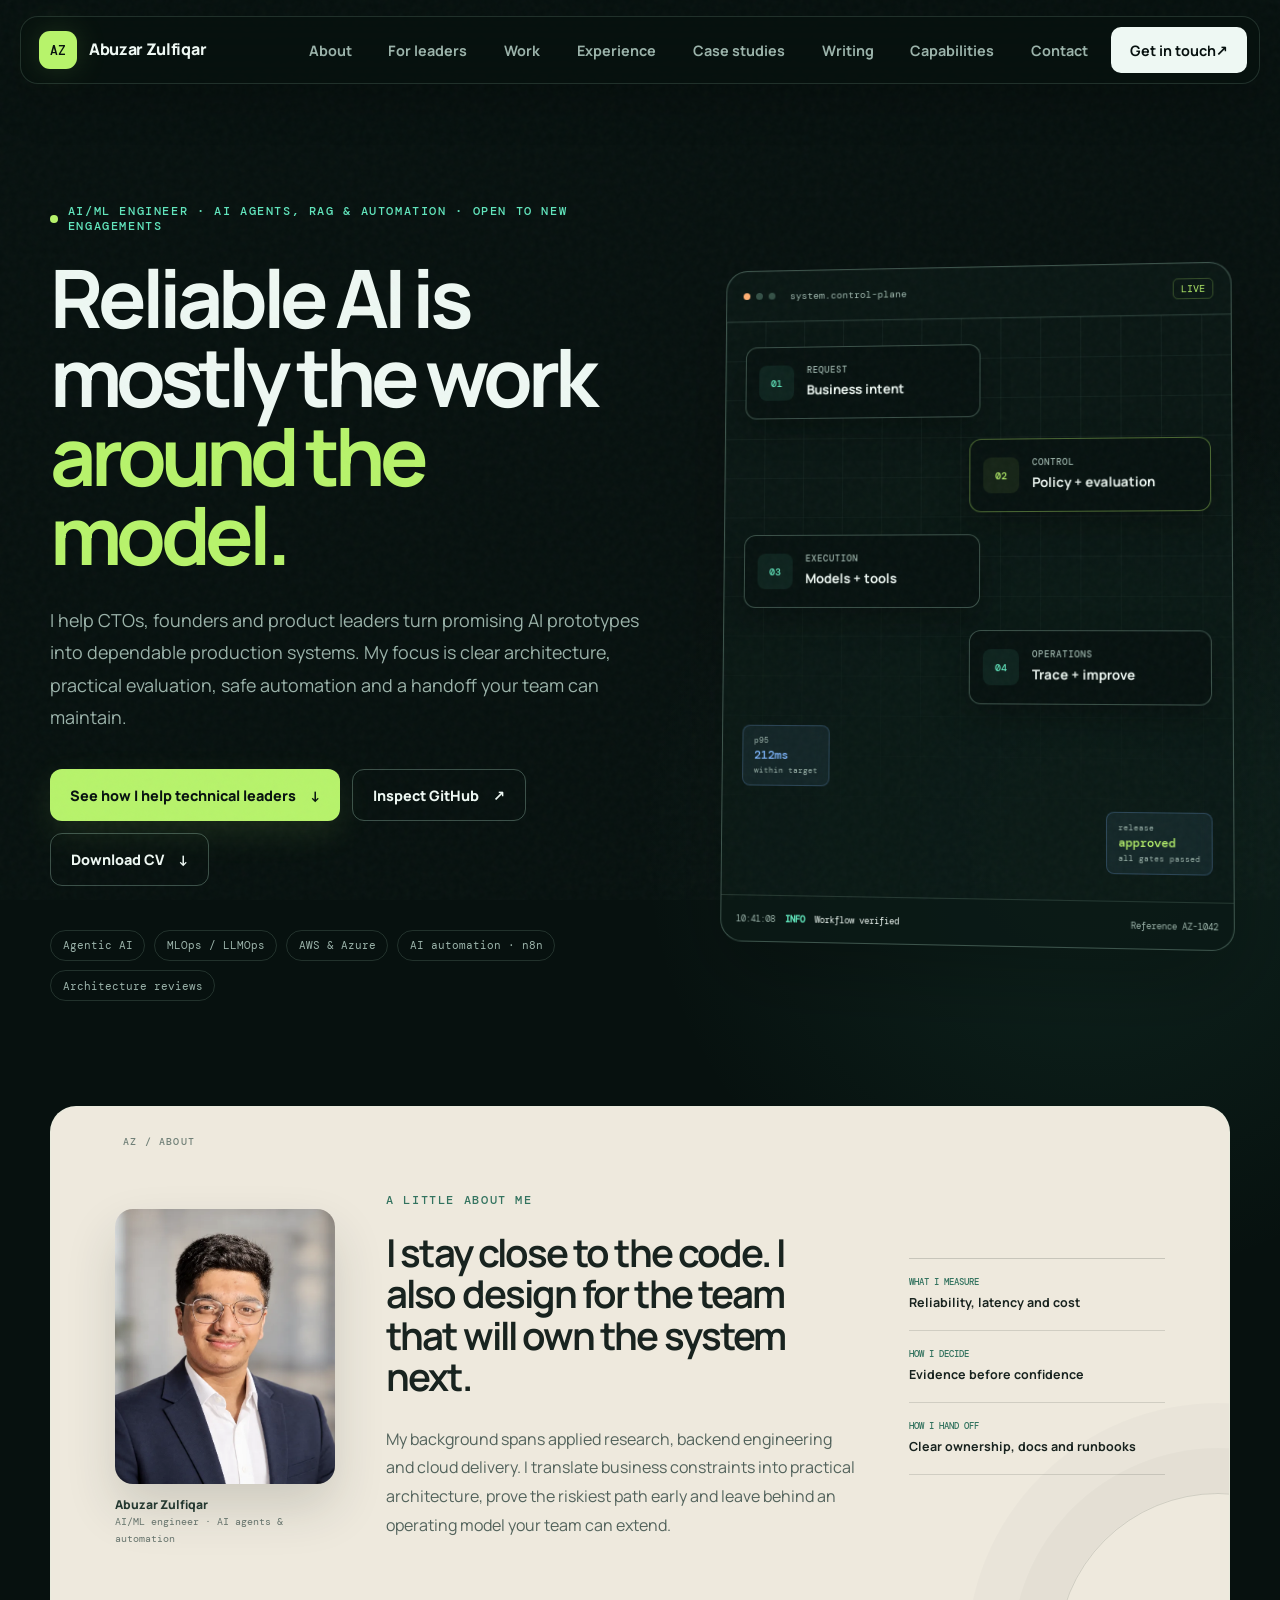
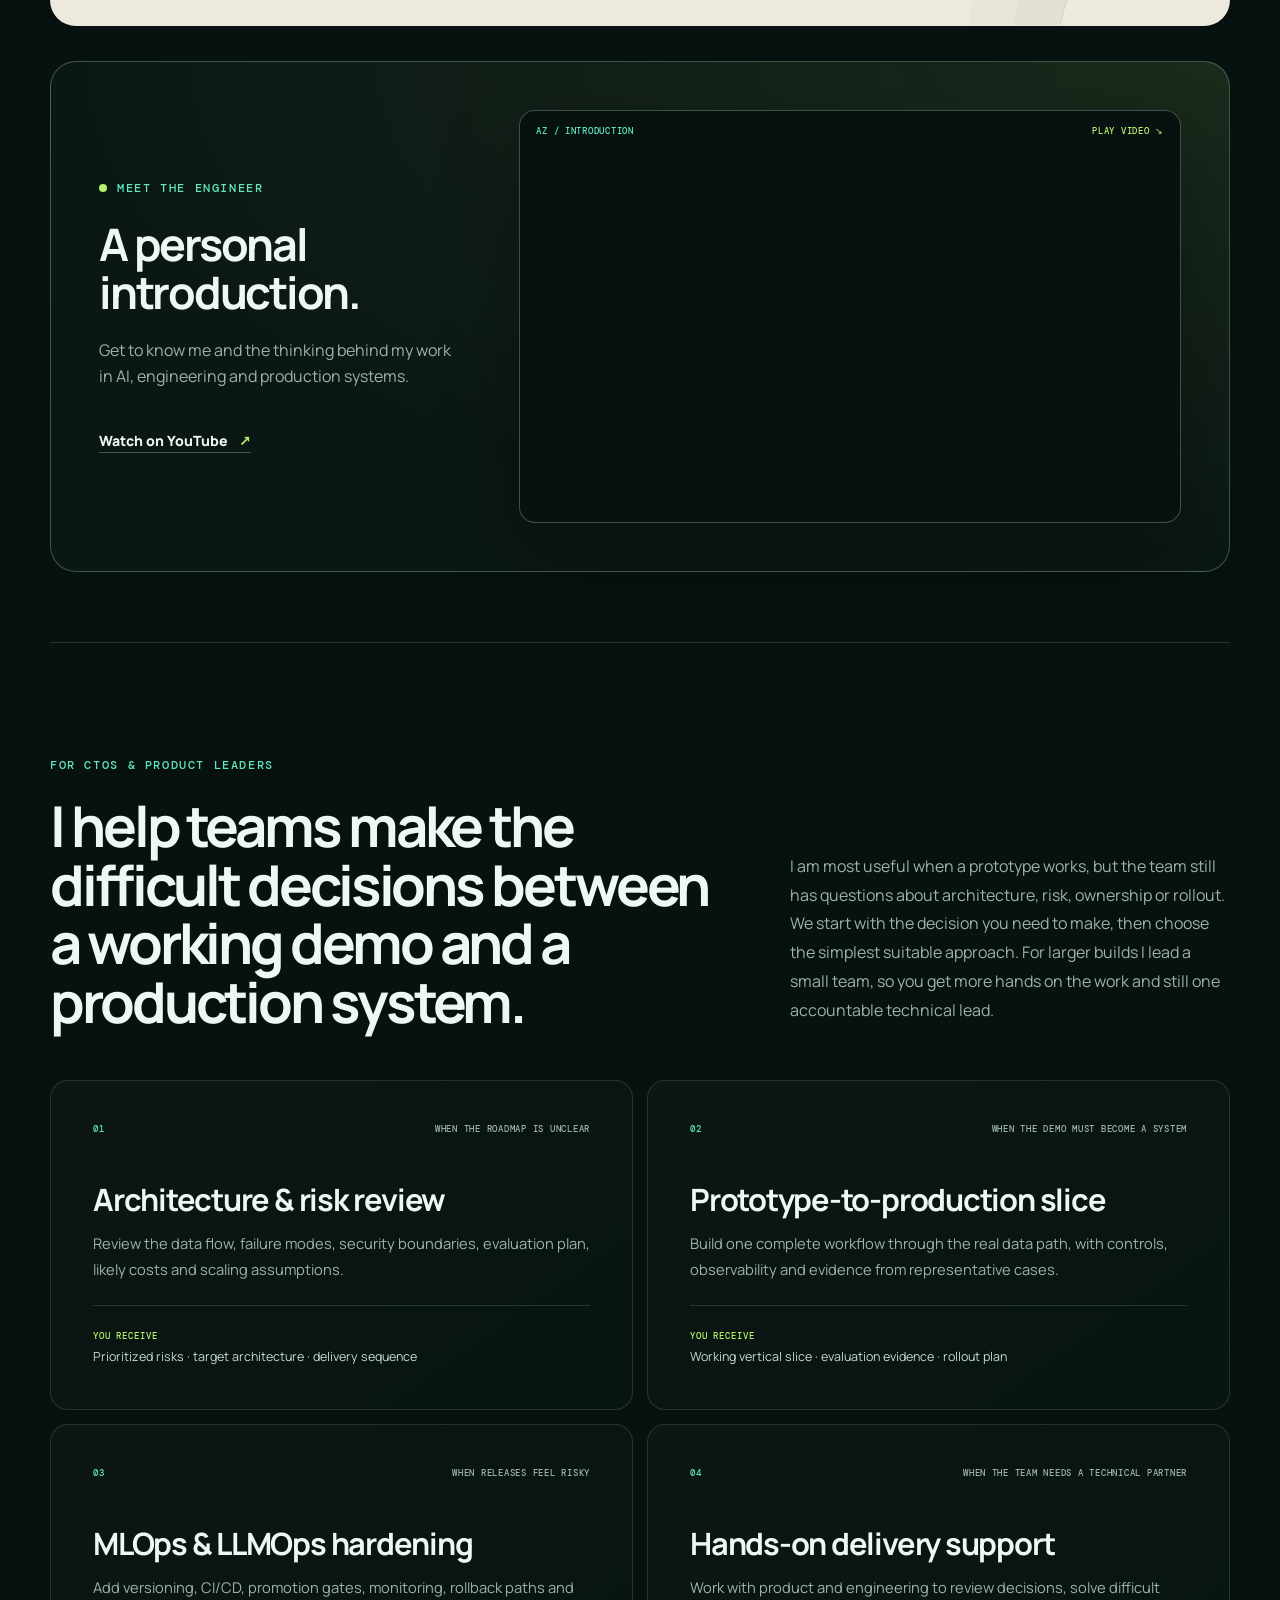
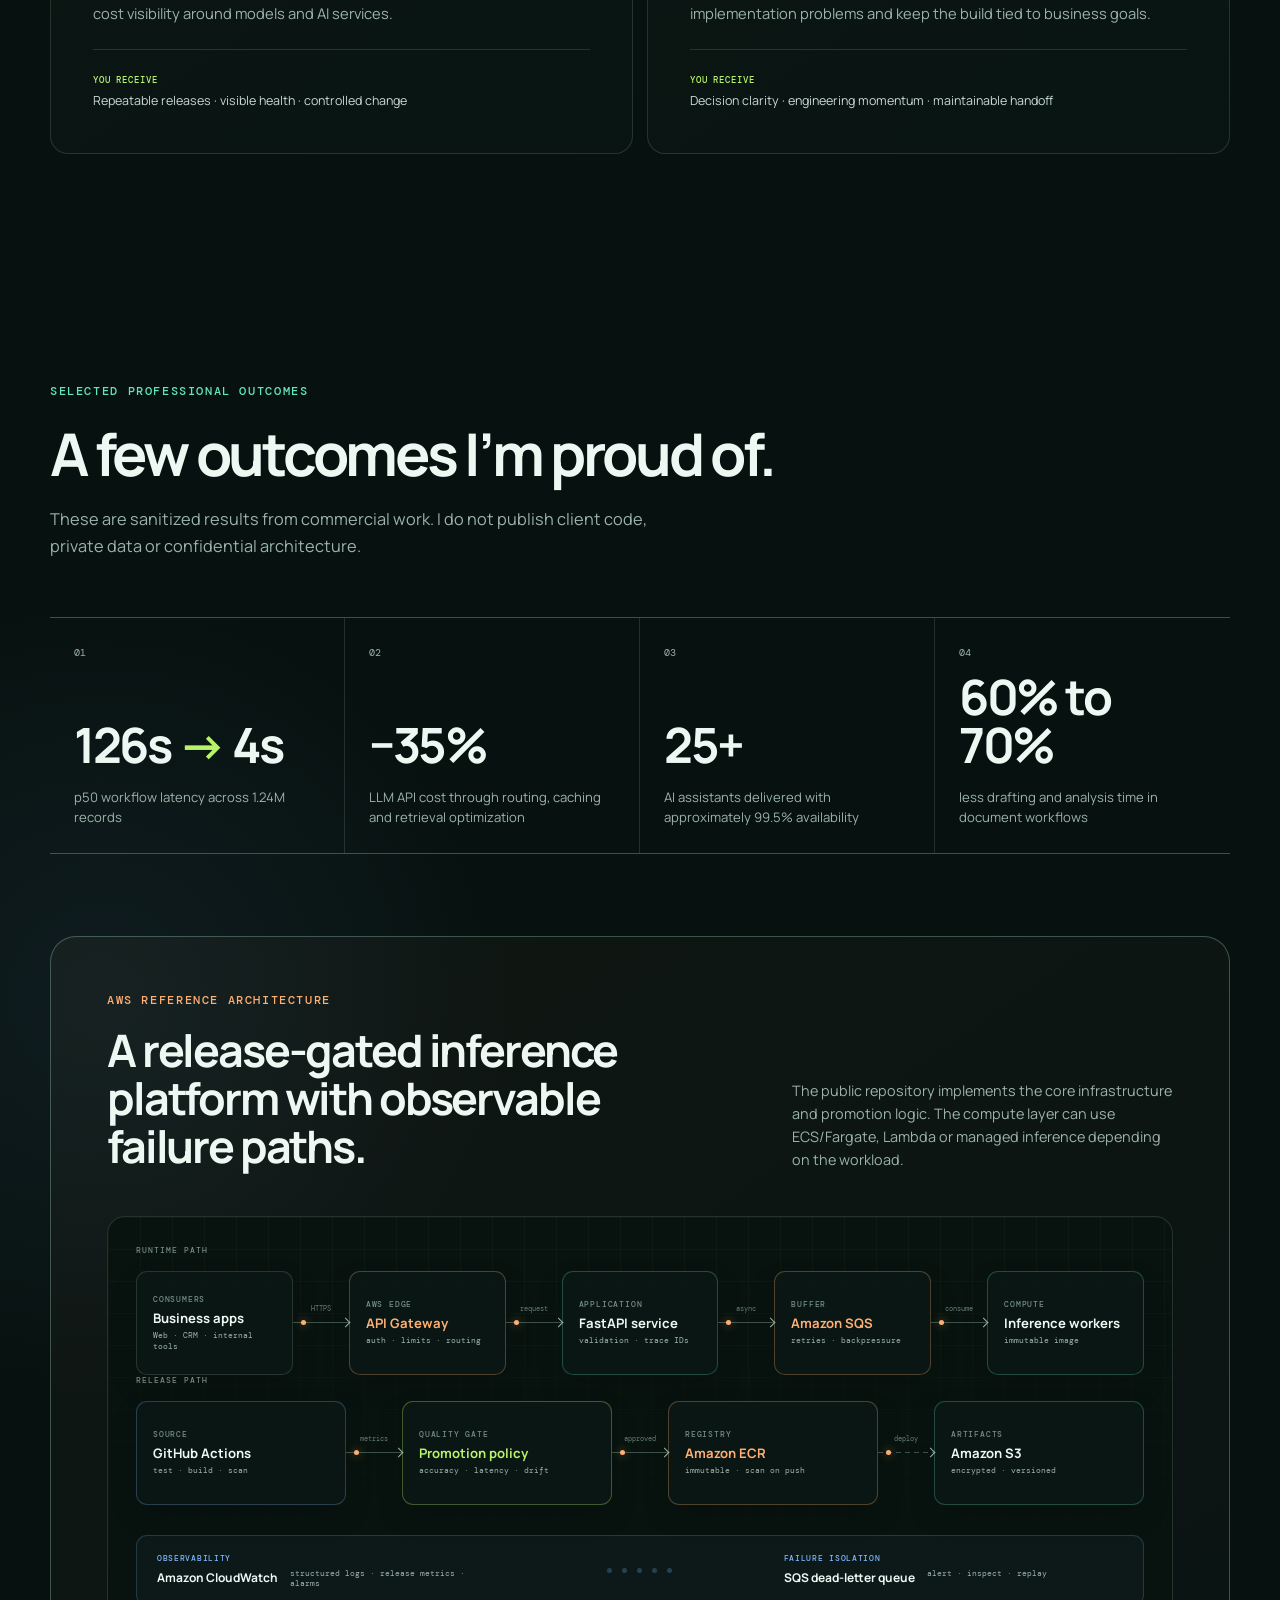
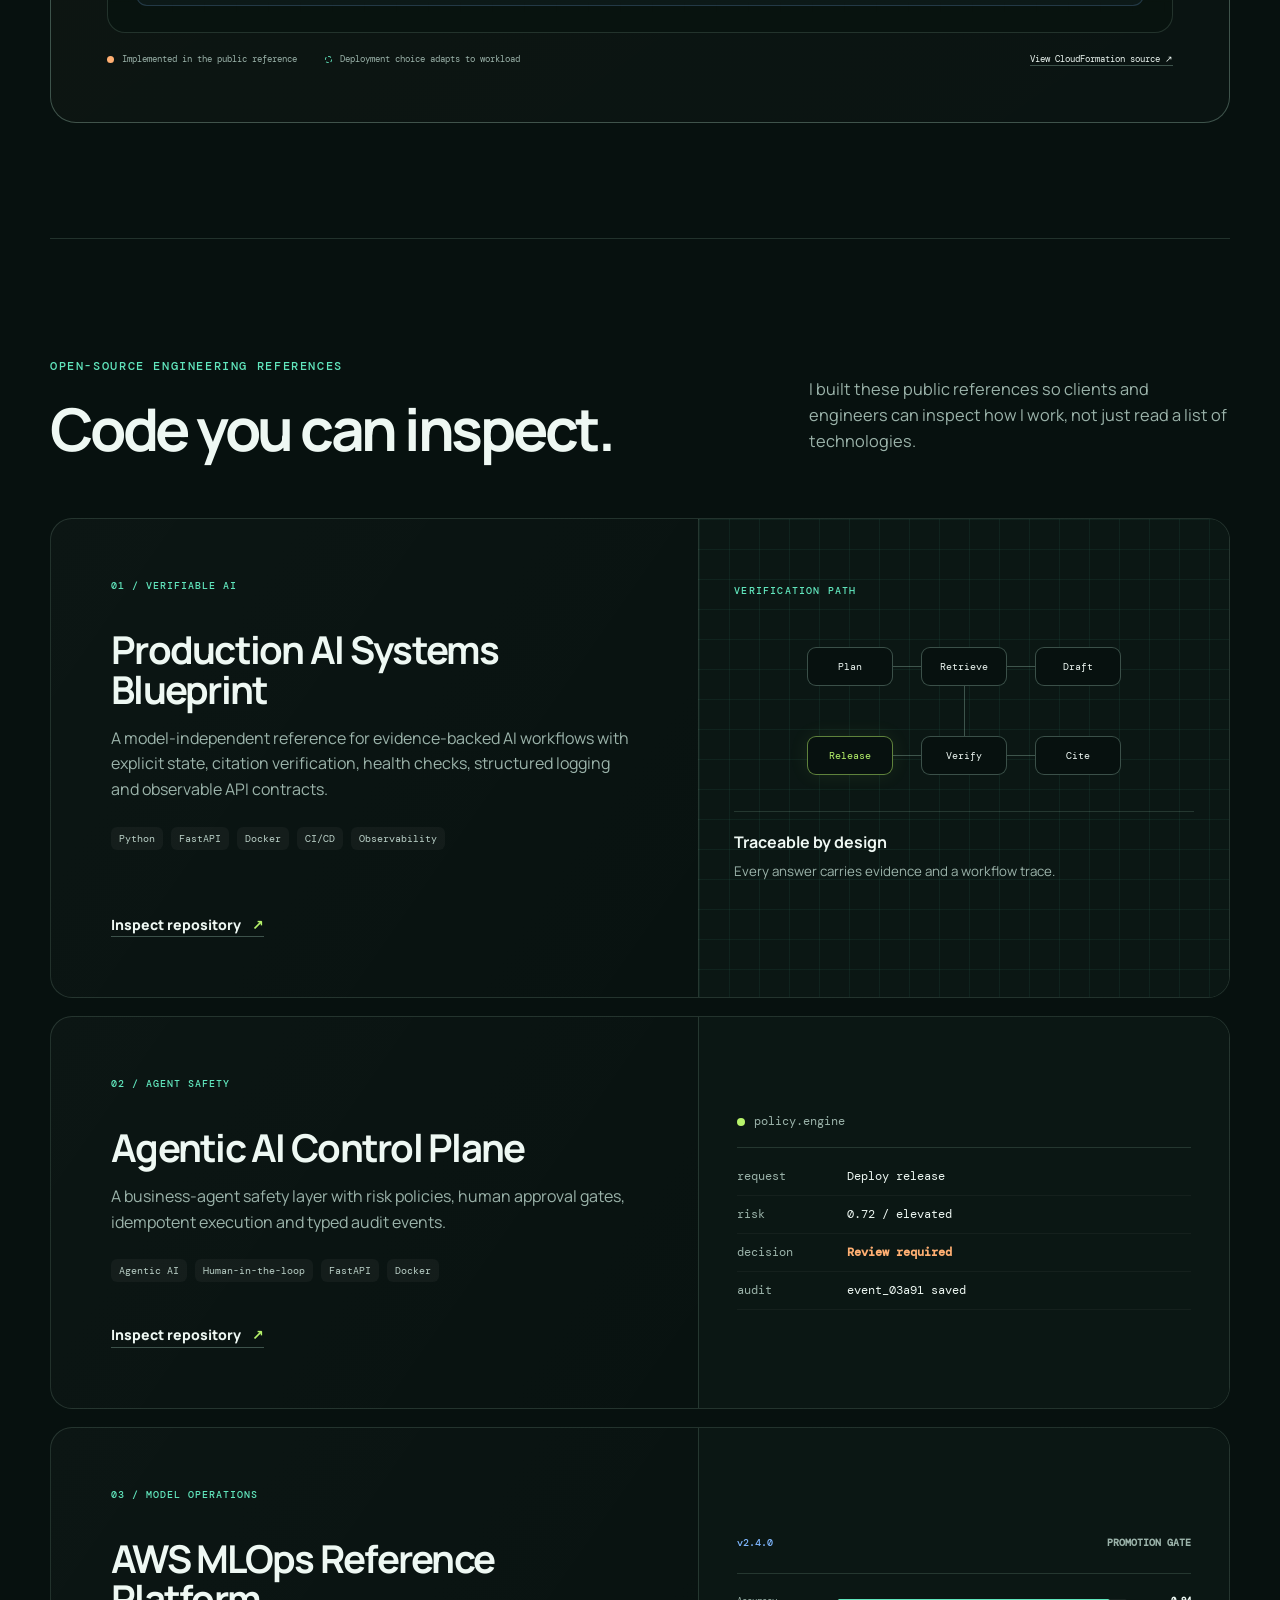
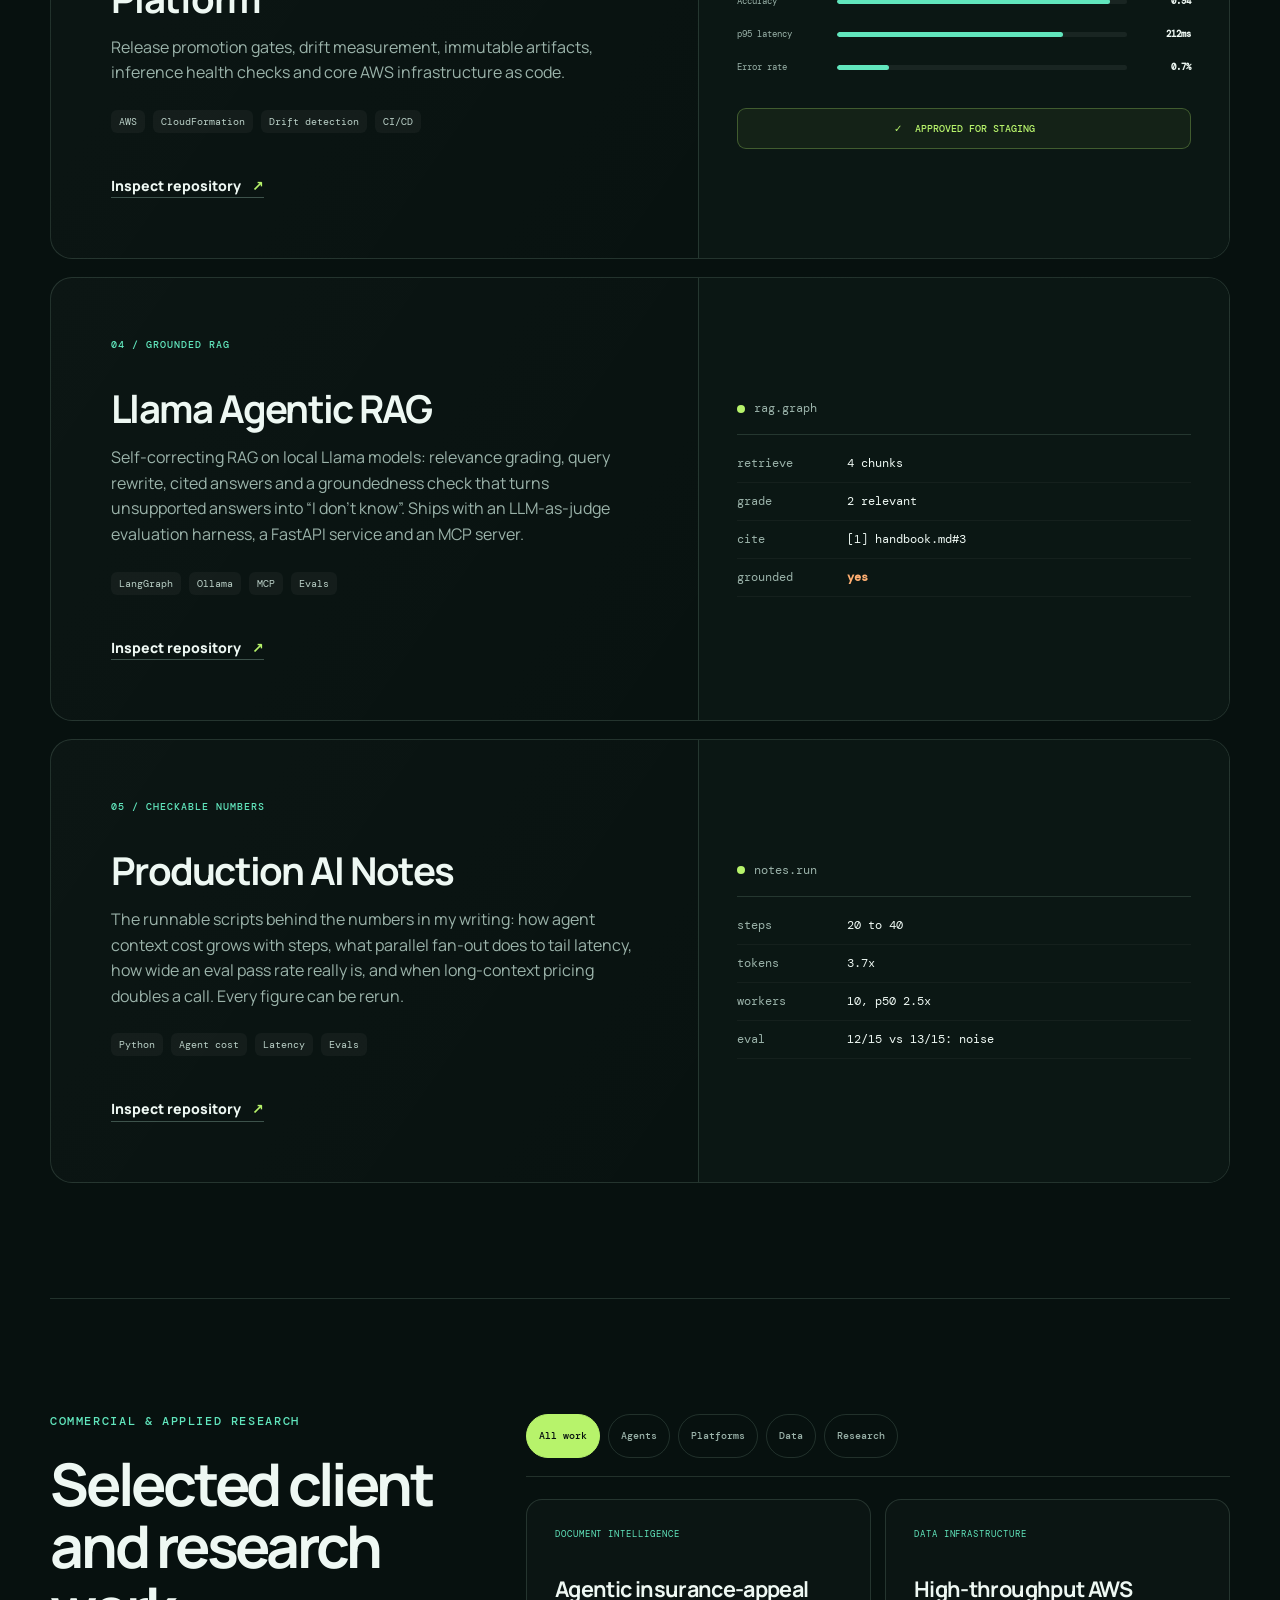
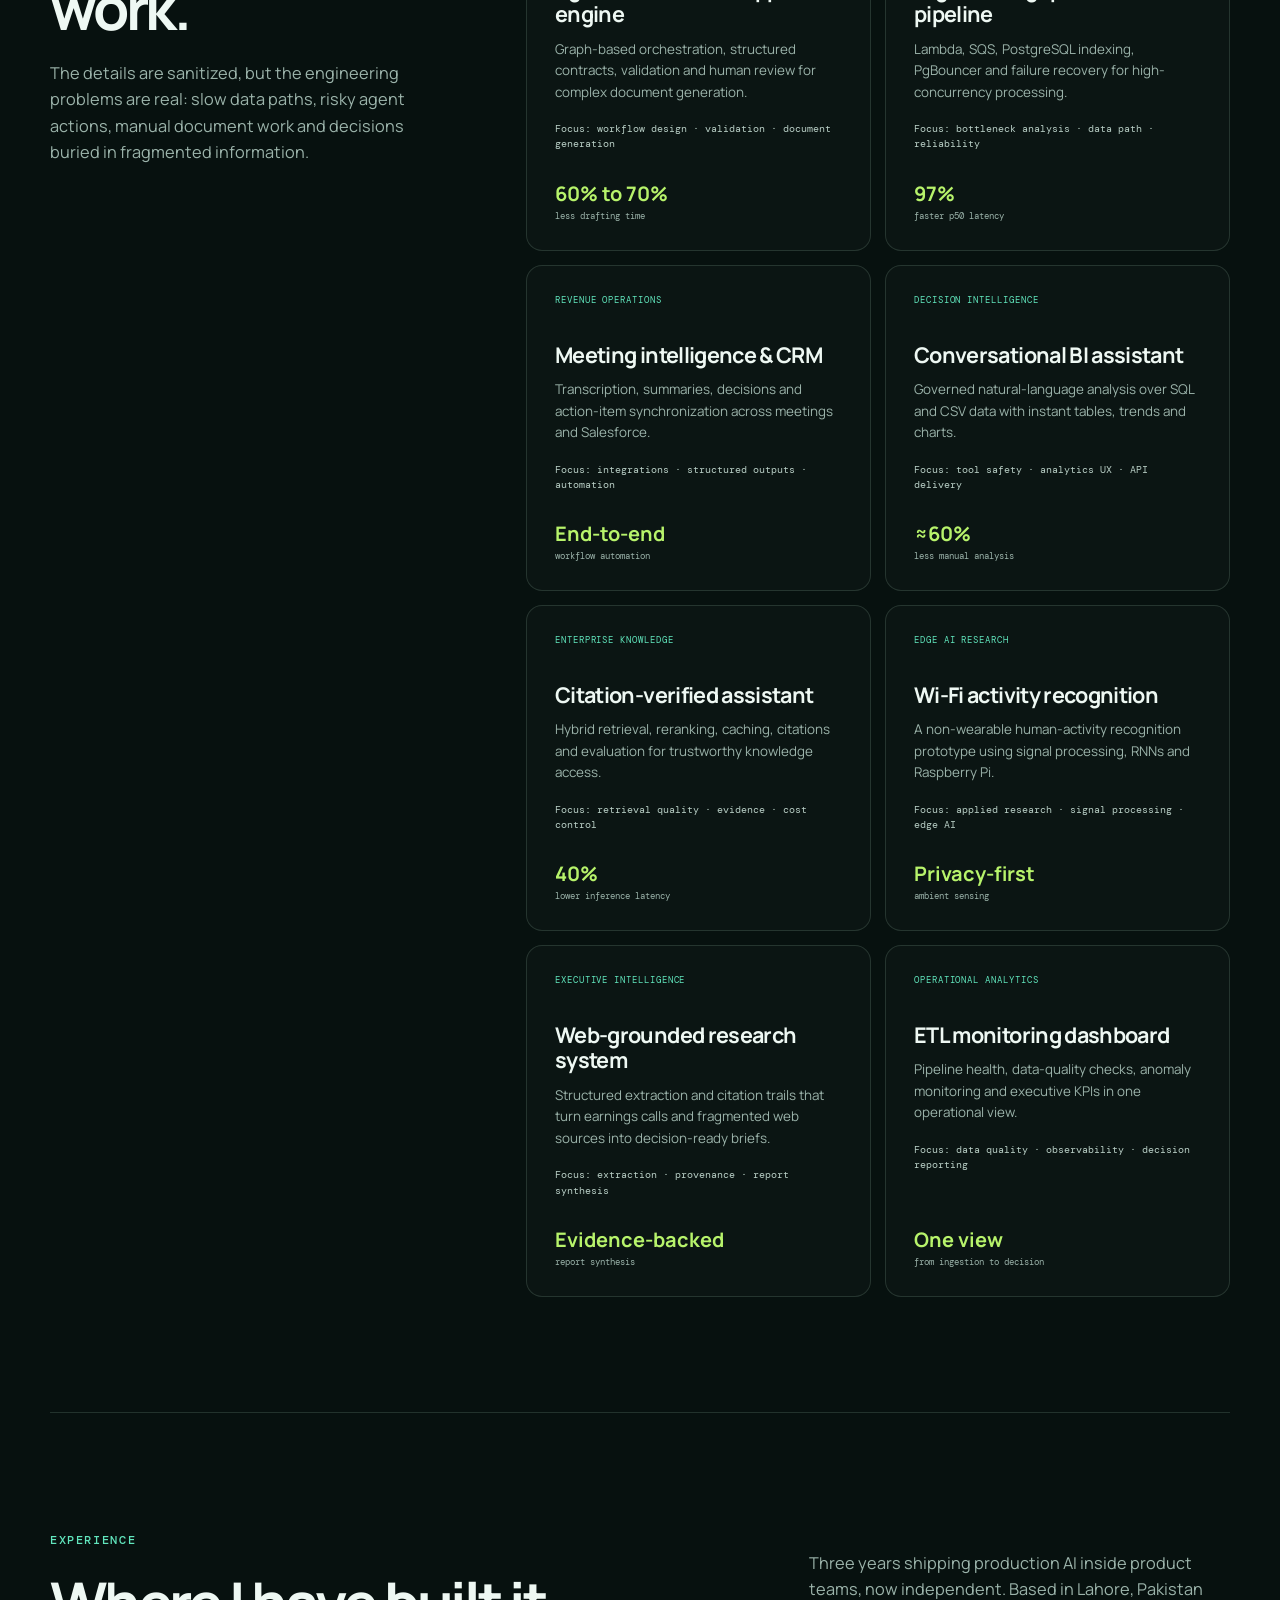
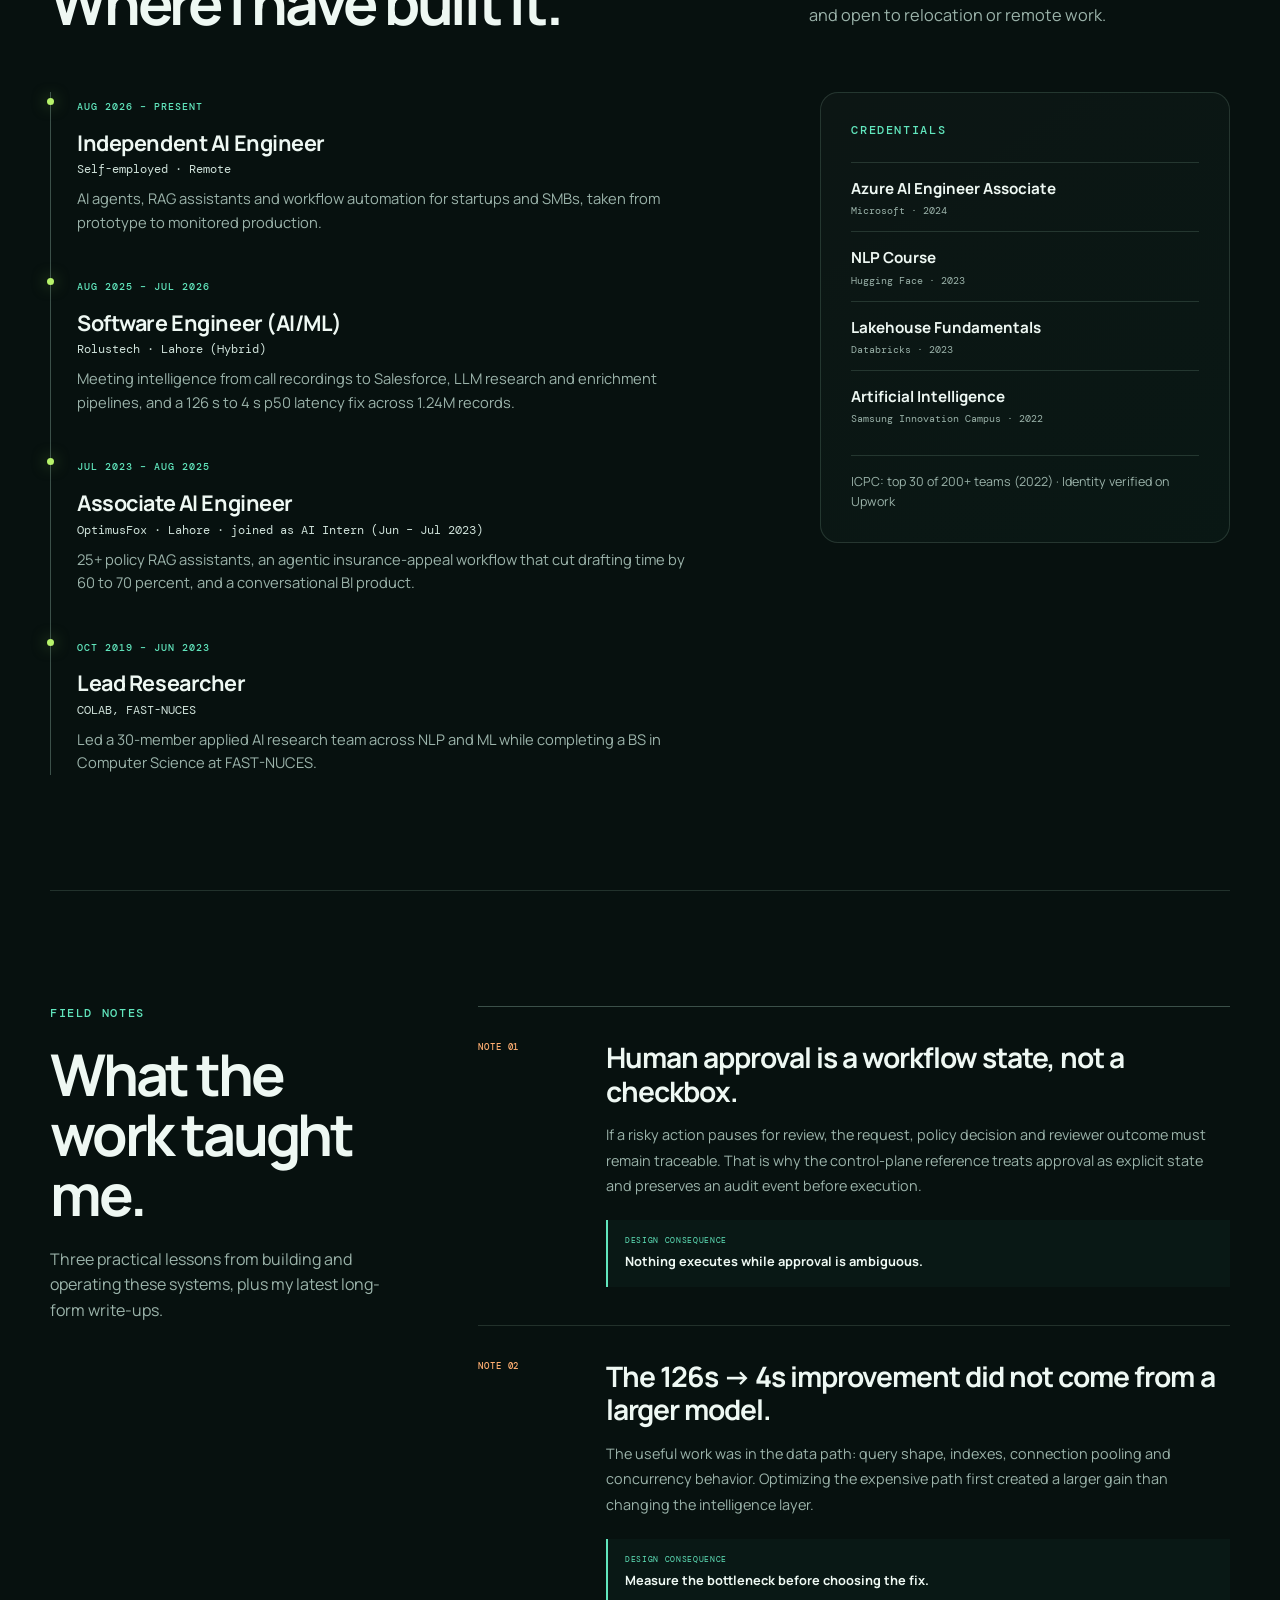
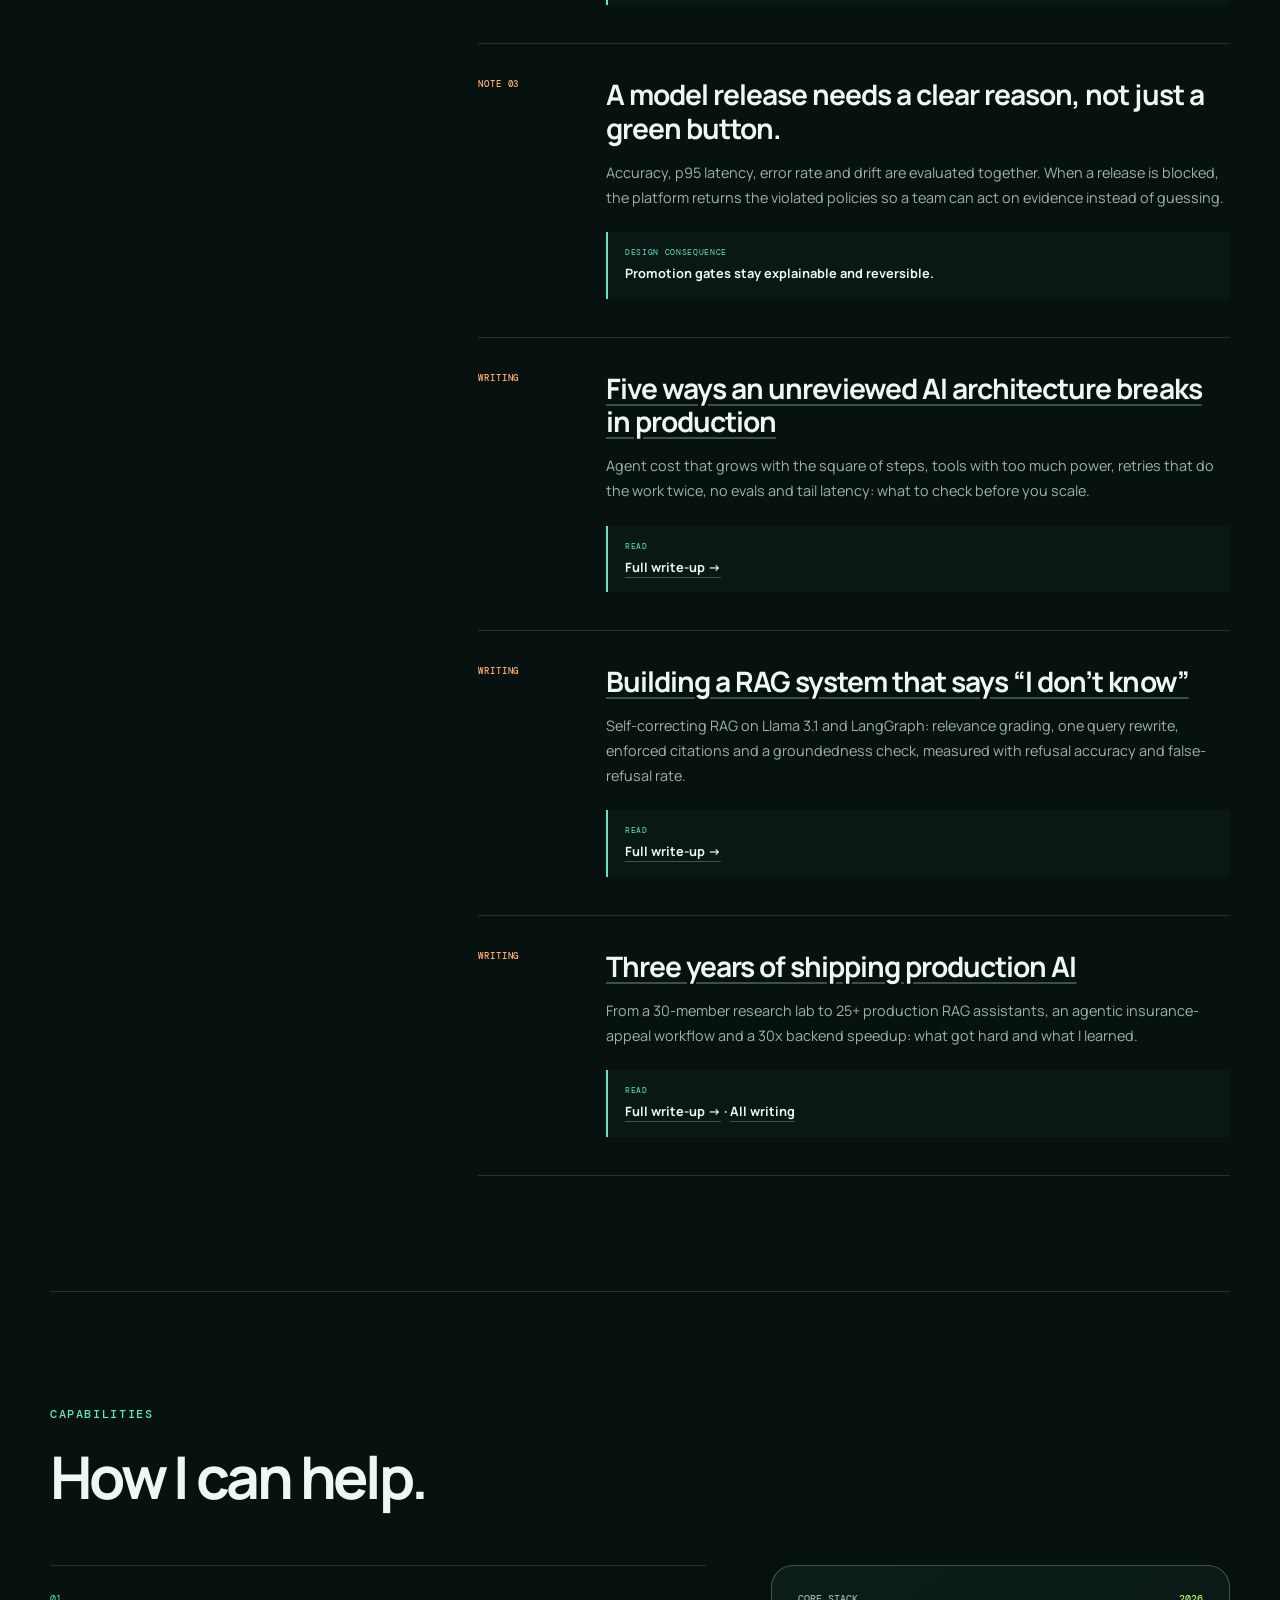
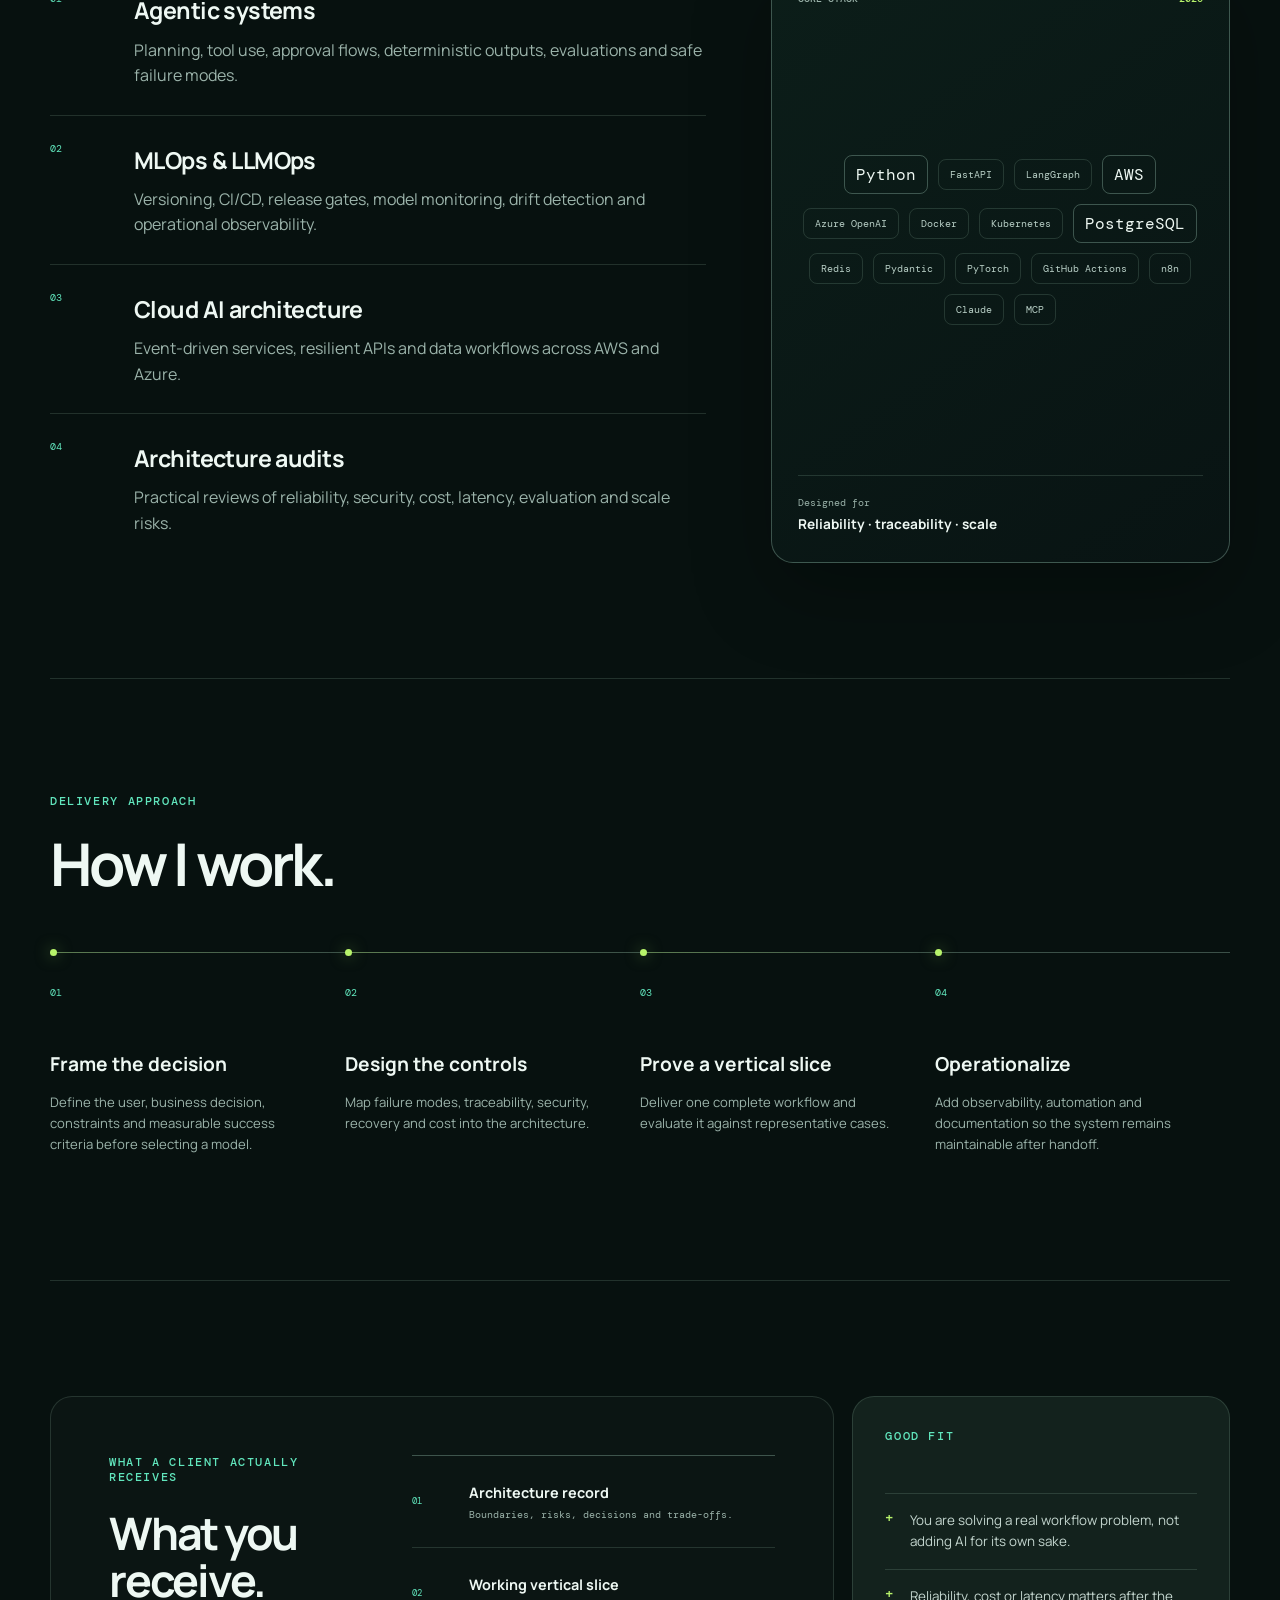
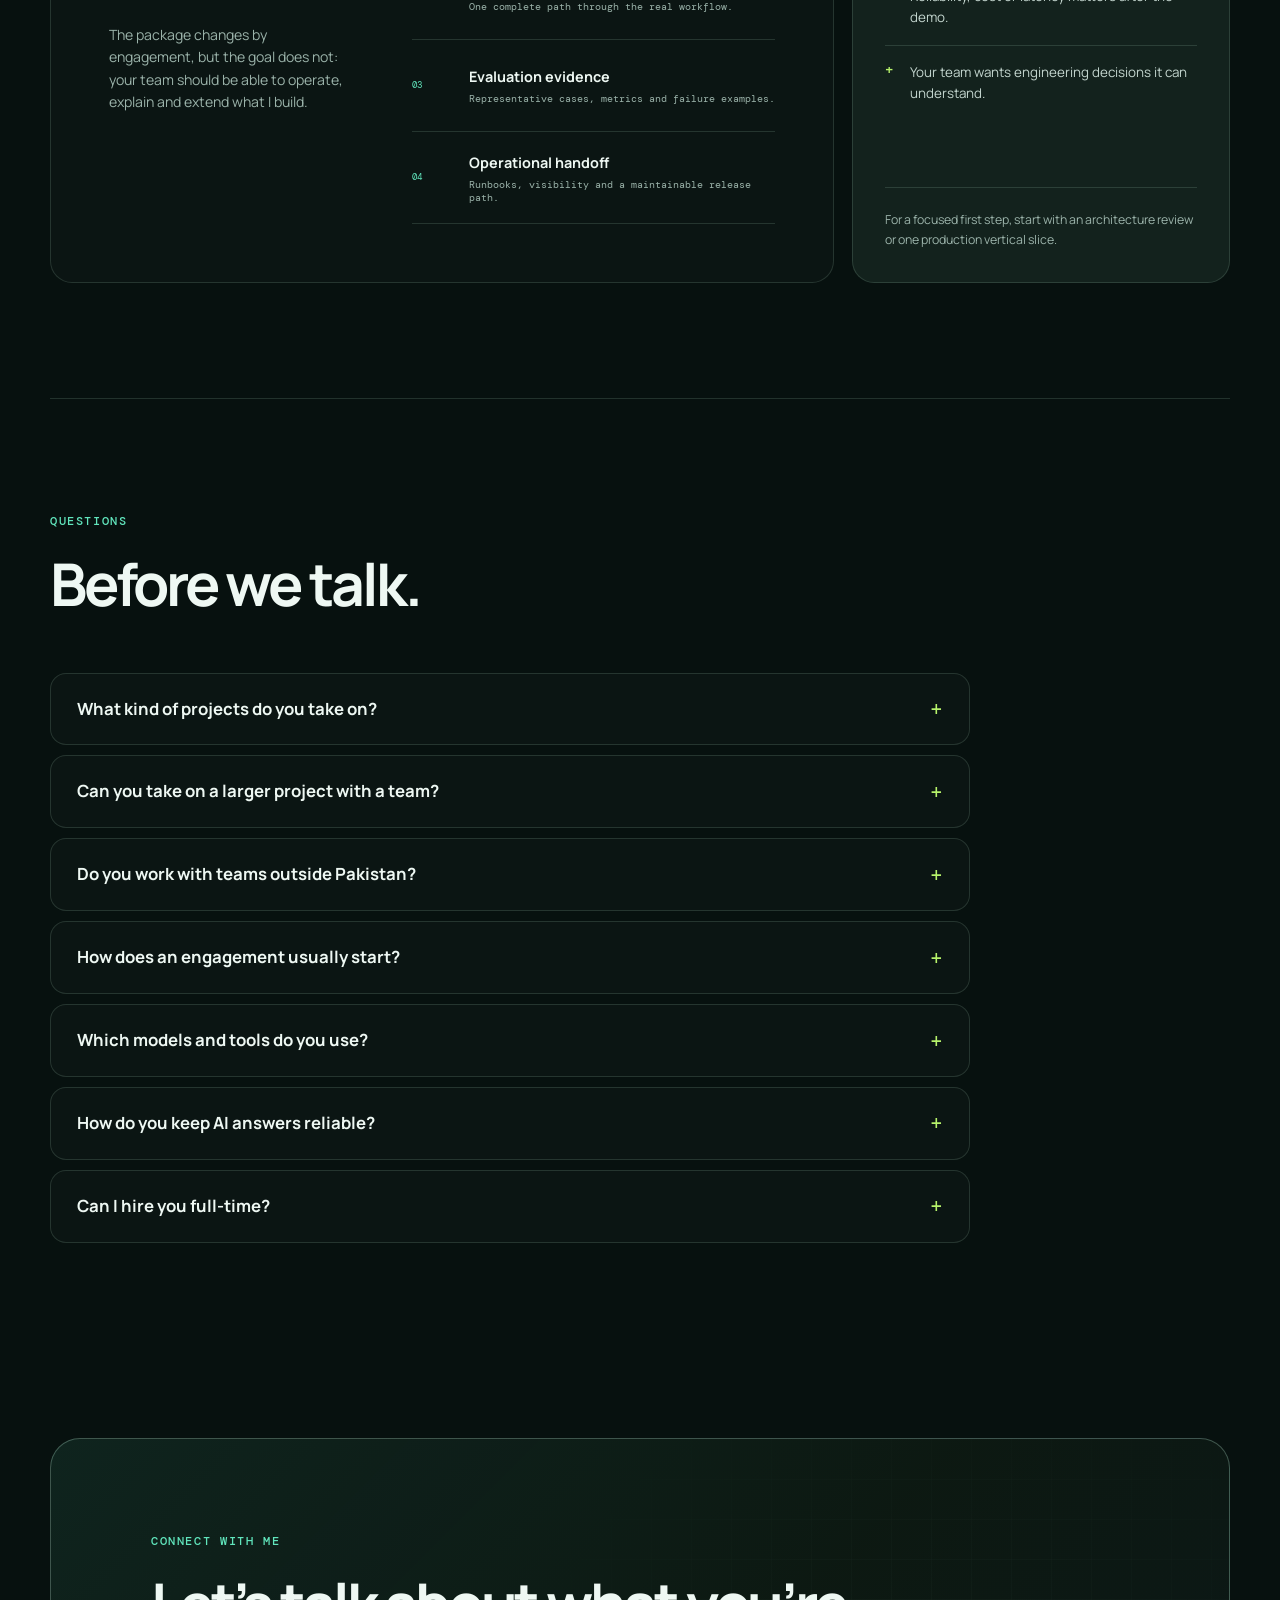
<file: index.html>
<!doctype html>
<html lang="en">
<head>
  <meta charset="utf-8">
  <meta name="viewport" content="width=device-width, initial-scale=1">
  <meta name="description" content="Abuzar Zulfiqar, independent AI/ML engineer in Lahore: production AI agents, RAG assistants, LLM automation and MLOps on AWS and Azure for founders and CTOs.">
  <meta name="theme-color" content="#07110f">
  <meta name="color-scheme" content="dark">
  <link rel="canonical" href="https://abuzar18.github.io/">
  <meta property="og:type" content="website">
  <meta property="og:title" content="Abuzar Zulfiqar | AI/ML Engineer for AI Agents, RAG &amp; Automation">
  <meta property="og:description" content="Production AI agents, RAG assistants, LLM automation and MLOps on AWS and Azure, built for reliable real-world operation.">
  <meta property="og:url" content="https://abuzar18.github.io/">
  <meta property="og:image" content="https://abuzar18.github.io/assets/og-abuzar-zulfiqar.jpg">
  <meta property="og:image:width" content="1200">
  <meta property="og:image:height" content="630">
  <meta property="og:image:alt" content="Portrait of Abuzar Zulfiqar">
  <meta name="twitter:card" content="summary_large_image">
  <meta name="twitter:title" content="Abuzar Zulfiqar | AI/ML Engineer for AI Agents, RAG &amp; Automation">
  <meta name="twitter:description" content="AI agents, RAG, LLM automation and MLOps built for dependable production delivery.">
  <meta name="twitter:image" content="https://abuzar18.github.io/assets/og-abuzar-zulfiqar.jpg">
  <title>Abuzar Zulfiqar | AI/ML Engineer for AI Agents, RAG &amp; Automation</title>
  <link rel="icon" href="assets/favicon.svg" type="image/svg+xml">
  <link rel="preconnect" href="https://fonts.googleapis.com">
  <link rel="preconnect" href="https://fonts.gstatic.com" crossorigin>
  <link href="https://fonts.googleapis.com/css2?family=DM+Mono:wght@400;500&family=Manrope:wght@400;500;600;700;800&display=swap" rel="stylesheet">
  <link rel="stylesheet" href="styles.css?v=20261123-1">
  <script>document.documentElement.classList.add('js')</script>
  <script type="application/ld+json">
    {
      "@context": "https://schema.org",
      "@type": "Person",
      "name": "Abuzar Zulfiqar",
      "url": "https://abuzar18.github.io/",
      "image": "https://abuzar18.github.io/assets/AI%20PIC.png",
      "jobTitle": "AI/ML Engineer: AI Agents, RAG and LLM Automation",
      "description": "Independent AI/ML engineer in Lahore, Pakistan, building production AI agents, RAG assistants, LLM automation and MLOps on AWS and Azure for founders, CTOs and product teams.",
      "address": { "@type": "PostalAddress", "addressLocality": "Lahore", "addressCountry": "PK" },
      "alumniOf": { "@type": "CollegeOrUniversity", "name": "National University of Computer and Emerging Sciences (FAST-NUCES)" },
      "sameAs": [
        "https://github.com/abuzar18",
        "https://www.linkedin.com/in/abuzar-zulfiqar/",
        "https://www.upwork.com/freelancers/abuzarz4",
        "https://dev.to/abuzar18",
        "https://medium.com/@abuzarzulfiqar18",
        "https://abuzar18.hashnode.dev/",
        "https://www.kaggle.com/abuzarzulfiqar"
      ],
      "knowsAbout": ["AI agents", "Agentic AI", "Retrieval-augmented generation (RAG)", "LLM evaluation", "Workflow automation", "n8n", "LangGraph", "Azure OpenAI", "MLOps", "LLMOps", "AWS", "Azure", "FastAPI", "Python", "Production AI systems", "Model Context Protocol (MCP)", "Llama", "Ollama", "LLM-as-judge evaluation"],
      "hasCredential": [
        { "@type": "EducationalOccupationalCredential", "name": "Microsoft Certified: Azure AI Engineer Associate", "recognizedBy": { "@type": "Organization", "name": "Microsoft" } },
        { "@type": "EducationalOccupationalCredential", "name": "Hugging Face NLP Course", "recognizedBy": { "@type": "Organization", "name": "Hugging Face" } },
        { "@type": "EducationalOccupationalCredential", "name": "Databricks Lakehouse Fundamentals", "recognizedBy": { "@type": "Organization", "name": "Databricks" } }
      ]
    }
  </script>
  <script type="application/ld+json">
    {
      "@context": "https://schema.org",
      "@type": "FAQPage",
      "mainEntity": [
        { "@type": "Question", "name": "What kind of projects does Abuzar Zulfiqar take on?", "acceptedAnswer": { "@type": "Answer", "text": "Production AI agents, RAG assistants, LLM automation and MLOps on AWS and Azure, usually taking a working prototype to a reliable production system." } },
        { "@type": "Question", "name": "Can Abuzar Zulfiqar take on larger projects with a team?", "acceptedAnswer": { "@type": "Answer", "text": "Yes. For larger builds he brings in a small team of engineers he works with and stays the single technical lead and point of contact, covering architecture, delivery plan, code review and handoff." } },
        { "@type": "Question", "name": "Does Abuzar Zulfiqar work with teams outside Pakistan?", "acceptedAnswer": { "@type": "Answer", "text": "Yes. He works remotely with teams worldwide from UTC+5 and is open to relocation for the right full-time role." } },
        { "@type": "Question", "name": "How does an engagement start?", "acceptedAnswer": { "@type": "Answer", "text": "With a small, paid first milestone: an architecture and risk review or one production vertical slice." } },
        { "@type": "Question", "name": "Which models and tools does he use?", "acceptedAnswer": { "@type": "Answer", "text": "OpenAI, Azure OpenAI, Claude and Llama via Ollama; LangGraph, LangChain and MCP; Python, FastAPI, PostgreSQL, Redis, Docker, Kubernetes, AWS and Azure." } },
        { "@type": "Question", "name": "Is Abuzar Zulfiqar available for full-time roles?", "acceptedAnswer": { "@type": "Answer", "text": "Yes. He is open to AI/ML engineering roles on-site, hybrid or remote, and to relocation." } }
      ]
    }
  </script>
</head>
<body>
  <a class="skip-link" href="#main">Skip to content</a>
  <div class="noise" aria-hidden="true"></div>

  <header class="site-header" id="top">
    <a class="brand" href="#top" aria-label="Abuzar Zulfiqar home">
      <span class="brand-mark">AZ</span>
      <span class="brand-name">Abuzar Zulfiqar</span>
    </a>
    <button class="menu-toggle" type="button" aria-expanded="false" aria-controls="site-nav">
      <span></span><span></span>
      <span class="sr-only">Toggle navigation</span>
    </button>
    <nav class="site-nav" id="site-nav" aria-label="Primary navigation">
      <a href="#about">About</a>
      <a href="#leadership">For leaders</a>
      <a href="#work">Work</a>
      <a href="#experience">Experience</a>
      <a href="projects/">Case studies</a>
      <a href="blog/">Writing</a>
      <a href="#capabilities">Capabilities</a>
      <a href="#contact">Contact</a>
      <a class="nav-cta" href="mailto:abuzarzulfiqar18@gmail.com">Get in touch <span>↗</span></a>
    </nav>
  </header>

  <main id="main">
    <section class="hero section-shell">
      <div class="hero-copy reveal">
        <p class="eyebrow"><span class="pulse-dot"></span> AI/ML Engineer &middot; AI Agents, RAG &amp; Automation &middot; Open to new engagements</p>
        <h1>Reliable AI is mostly the work <em>around the model.</em></h1>
        <p class="hero-lede">I help CTOs, founders and product leaders turn promising AI prototypes into dependable production systems. My focus is clear architecture, practical evaluation, safe automation and a handoff your team can maintain.</p>
        <div class="hero-actions">
          <a class="button button-primary" href="#leadership">See how I help technical leaders <span>↓</span></a>
          <a class="button button-quiet" href="https://github.com/abuzar18" target="_blank" rel="noreferrer">Inspect GitHub <span>↗</span></a>
          <a class="button button-quiet" href="assets/Abuzar-Zulfiqar-CV.pdf" download="Abuzar-Zulfiqar-CV.pdf">Download CV <span>↓</span></a>
        </div>
        <div class="hero-meta" aria-label="Specialties">
          <span>Agentic AI</span>
          <span>MLOps / LLMOps</span>
          <span>AWS &amp; Azure</span>
          <span>AI automation &middot; n8n</span>
          <span>Architecture reviews</span>
        </div>
      </div>

      <div class="hero-system reveal" aria-label="Production AI system diagram">
        <div class="system-window">
          <div class="window-top">
            <div class="window-dots"><span></span><span></span><span></span></div>
            <span class="window-title">system.control-plane</span>
            <span class="status-badge">LIVE</span>
          </div>
          <div class="system-canvas">
            <div class="system-grid" aria-hidden="true"></div>
            <div class="node node-input">
              <span class="node-icon">01</span>
              <div><small>REQUEST</small><strong>Business intent</strong></div>
            </div>
            <div class="connector connector-one"><i></i></div>
            <div class="node node-policy">
              <span class="node-icon">02</span>
              <div><small>CONTROL</small><strong>Policy + evaluation</strong></div>
            </div>
            <div class="connector connector-two"><i></i></div>
            <div class="node node-tools">
              <span class="node-icon">03</span>
              <div><small>EXECUTION</small><strong>Models + tools</strong></div>
            </div>
            <div class="connector connector-three"><i></i></div>
            <div class="node node-observe">
              <span class="node-icon">04</span>
              <div><small>OPERATIONS</small><strong>Trace + improve</strong></div>
            </div>
            <div class="signal-card signal-top"><span>p95</span><strong>212ms</strong><small>within target</small></div>
            <div class="signal-card signal-bottom"><span>release</span><strong>approved</strong><small>all gates passed</small></div>
          </div>
          <div class="system-log" aria-hidden="true">
            <span>10:41:08</span><b>INFO</b><p>Workflow verified</p><i>Reference AZ-1042</i>
          </div>
        </div>
      </div>
    </section>

    <section class="personal-note section-shell reveal" id="about" aria-labelledby="personal-note-title">
      <div class="note-marker" aria-hidden="true">AZ / ABOUT</div>
      <figure class="personal-portrait">
        <img src="assets/abuzar-zulfiqar-portrait.webp" alt="Abuzar Zulfiqar" width="720" height="720" loading="lazy" decoding="async">
        <figcaption>Abuzar Zulfiqar<br><span>AI/ML engineer &middot; AI agents &amp; automation</span></figcaption>
      </figure>
      <div class="personal-copy">
        <p class="eyebrow">A little about me</p>
        <h2 id="personal-note-title">I stay close to the code. I also design for the team that will own the system next.</h2>
        <p>My background spans applied research, backend engineering and cloud delivery. I translate business constraints into practical architecture, prove the riskiest path early and leave behind an operating model your team can extend.</p>
      </div>
      <div class="personal-principles">
        <span><b>WHAT I MEASURE</b> Reliability, latency and cost</span>
        <span><b>HOW I DECIDE</b> Evidence before confidence</span>
        <span><b>HOW I HAND OFF</b> Clear ownership, docs and runbooks</span>
      </div>
    </section>

    <section class="introduction section-shell reveal" id="introduction" aria-labelledby="introduction-title">
      <div class="introduction-copy">
        <p class="eyebrow"><span class="pulse-dot" aria-hidden="true"></span> Meet the engineer</p>
        <h2 id="introduction-title">A personal introduction.</h2>
        <p>Get to know me and the thinking behind my work in AI, engineering and production systems.</p>
        <a class="text-link" href="https://www.youtube.com/watch?v=foJ8B4SAupw" target="_blank" rel="noreferrer">Watch on YouTube <span aria-hidden="true">↗</span></a>
      </div>
      <div class="introduction-player">
        <div class="video-label"><span>AZ / INTRODUCTION</span><span>PLAY VIDEO ↘</span></div>
        <div class="video-frame">
          <iframe src="https://www.youtube.com/embed/foJ8B4SAupw" title="Abuzar Introduction" width="560" height="315" loading="lazy" allow="accelerometer; autoplay; clipboard-write; encrypted-media; gyroscope; picture-in-picture; web-share" referrerpolicy="strict-origin-when-cross-origin" allowfullscreen></iframe>
        </div>
      </div>
    </section>

    <section class="leadership section-shell" id="leadership" aria-labelledby="leadership-title">
      <div class="leadership-intro reveal">
        <div>
          <p class="eyebrow">For CTOs &amp; product leaders</p>
          <h2 id="leadership-title">I help teams make the difficult decisions between a working demo and a production system.</h2>
        </div>
        <p>I am most useful when a prototype works, but the team still has questions about architecture, risk, ownership or rollout. We start with the decision you need to make, then choose the simplest suitable approach. For larger builds I lead a small team, so you get more hands on the work and still one accountable technical lead.</p>
      </div>
      <div class="leadership-grid">
        <article class="leadership-card reveal">
          <div class="leadership-card-top"><span>01</span><small>WHEN THE ROADMAP IS UNCLEAR</small></div>
          <h3>Architecture &amp; risk review</h3>
          <p>Review the data flow, failure modes, security boundaries, evaluation plan, likely costs and scaling assumptions.</p>
          <div class="leadership-outcome"><b>You receive</b><span>Prioritized risks · target architecture · delivery sequence</span></div>
        </article>
        <article class="leadership-card reveal">
          <div class="leadership-card-top"><span>02</span><small>WHEN THE DEMO MUST BECOME A SYSTEM</small></div>
          <h3>Prototype-to-production slice</h3>
          <p>Build one complete workflow through the real data path, with controls, observability and evidence from representative cases.</p>
          <div class="leadership-outcome"><b>You receive</b><span>Working vertical slice · evaluation evidence · rollout plan</span></div>
        </article>
        <article class="leadership-card reveal">
          <div class="leadership-card-top"><span>03</span><small>WHEN RELEASES FEEL RISKY</small></div>
          <h3>MLOps &amp; LLMOps hardening</h3>
          <p>Add versioning, CI/CD, promotion gates, monitoring, rollback paths and cost visibility around models and AI services.</p>
          <div class="leadership-outcome"><b>You receive</b><span>Repeatable releases · visible health · controlled change</span></div>
        </article>
        <article class="leadership-card reveal">
          <div class="leadership-card-top"><span>04</span><small>WHEN THE TEAM NEEDS A TECHNICAL PARTNER</small></div>
          <h3>Hands-on delivery support</h3>
          <p>Work with product and engineering to review decisions, solve difficult implementation problems and keep the build tied to business goals.</p>
          <div class="leadership-outcome"><b>You receive</b><span>Decision clarity · engineering momentum · maintainable handoff</span></div>
        </article>
      </div>
    </section>

    <section class="proof section-shell" id="proof" aria-labelledby="proof-title">
      <div class="section-heading reveal">
        <p class="eyebrow">Selected professional outcomes</p>
        <h2 id="proof-title">A few outcomes I’m proud of.</h2>
        <p>These are sanitized results from commercial work. I do not publish client code, private data or confidential architecture.</p>
      </div>
      <div class="metric-grid">
        <article class="metric reveal">
          <span class="metric-index">01</span>
          <strong><span data-count="126">126</span>s <i>→</i> 4s</strong>
          <p>p50 workflow latency across 1.24M records</p>
        </article>
        <article class="metric reveal">
          <span class="metric-index">02</span>
          <strong>−35%</strong>
          <p>LLM API cost through routing, caching and retrieval optimization</p>
        </article>
        <article class="metric reveal">
          <span class="metric-index">03</span>
          <strong>25+</strong>
          <p>AI assistants delivered with approximately 99.5% availability</p>
        </article>
        <article class="metric reveal">
          <span class="metric-index">04</span>
          <strong>60% to 70%</strong>
          <p>less drafting and analysis time in document workflows</p>
        </article>
      </div>

      <article class="aws-architecture reveal" aria-labelledby="aws-architecture-title">
        <div class="architecture-heading">
          <div>
            <p class="eyebrow">AWS reference architecture</p>
            <h3 id="aws-architecture-title">A release-gated inference platform with observable failure paths.</h3>
          </div>
          <p>The public repository implements the core infrastructure and promotion logic. The compute layer can use ECS/Fargate, Lambda or managed inference depending on the workload.</p>
        </div>

        <div class="architecture-canvas" role="img" aria-label="AWS architecture diagram showing business clients entering through API Gateway and FastAPI, work moving through SQS to inference workers, model artifacts in S3 and ECR, failures going to a dead-letter queue, and the platform observed by CloudWatch">
          <div class="architecture-grid" aria-hidden="true"></div>
          <div class="arch-lane lane-runtime">
            <span class="lane-label">RUNTIME PATH</span>
            <div class="arch-node node-client"><small>CONSUMERS</small><strong>Business apps</strong><span>Web · CRM · internal tools</span></div>
            <div class="arch-arrow"><i></i><b>HTTPS</b></div>
            <div class="arch-node node-aws"><small>AWS EDGE</small><strong>API Gateway</strong><span>auth · limits · routing</span></div>
            <div class="arch-arrow"><i></i><b>request</b></div>
            <div class="arch-node node-service"><small>APPLICATION</small><strong>FastAPI service</strong><span>validation · trace IDs</span></div>
            <div class="arch-arrow"><i></i><b>async</b></div>
            <div class="arch-node node-aws"><small>BUFFER</small><strong>Amazon SQS</strong><span>retries · backpressure</span></div>
            <div class="arch-arrow"><i></i><b>consume</b></div>
            <div class="arch-node node-service"><small>COMPUTE</small><strong>Inference workers</strong><span>immutable image</span></div>
          </div>

          <div class="arch-lane lane-release">
            <span class="lane-label">RELEASE PATH</span>
            <div class="arch-node node-git"><small>SOURCE</small><strong>GitHub Actions</strong><span>test · build · scan</span></div>
            <div class="arch-arrow"><i></i><b>metrics</b></div>
            <div class="arch-node node-gate"><small>QUALITY GATE</small><strong>Promotion policy</strong><span>accuracy · latency · drift</span></div>
            <div class="arch-arrow"><i></i><b>approved</b></div>
            <div class="arch-node node-aws"><small>REGISTRY</small><strong>Amazon ECR</strong><span>immutable · scan on push</span></div>
            <div class="arch-arrow arch-arrow-dashed"><i></i><b>deploy</b></div>
            <div class="arch-node node-service"><small>ARTIFACTS</small><strong>Amazon S3</strong><span>encrypted · versioned</span></div>
          </div>

          <div class="arch-observe">
            <div><small>OBSERVABILITY</small><strong>Amazon CloudWatch</strong><span>structured logs · release metrics · alarms</span></div>
            <div class="observe-pulse"><i></i><i></i><i></i><i></i><i></i></div>
            <div><small>FAILURE ISOLATION</small><strong>SQS dead-letter queue</strong><span>alert · inspect · replay</span></div>
          </div>
        </div>

        <div class="architecture-notes">
          <span><i class="note-dot note-live"></i> Implemented in the public reference</span>
          <span><i class="note-dot note-adapt"></i> Deployment choice adapts to workload</span>
          <a href="https://github.com/abuzar18/aws-mlops-reference-platform/blob/main/infrastructure.yml" target="_blank" rel="noreferrer">View CloudFormation source ↗</a>
        </div>
      </article>
    </section>

    <section class="work section-shell" id="work" aria-labelledby="work-title">
      <div class="section-heading section-heading-row reveal">
        <div>
          <p class="eyebrow">Open-source engineering references</p>
          <h2 id="work-title">Code you can inspect.</h2>
        </div>
        <p>I built these public references so clients and engineers can inspect how I work, not just read a list of technologies.</p>
      </div>

      <div class="project-stack">
        <article class="project project-featured reveal">
          <div class="project-main">
            <div class="project-number">01 / VERIFIABLE AI</div>
            <h3>Production AI Systems Blueprint</h3>
            <p>A model-independent reference for evidence-backed AI workflows with explicit state, citation verification, health checks, structured logging and observable API contracts.</p>
            <ul class="tag-list" aria-label="Technology stack">
              <li>Python</li><li>FastAPI</li><li>Docker</li><li>CI/CD</li><li>Observability</li>
            </ul>
            <a class="text-link" href="https://github.com/abuzar18/production-ai-systems-blueprint" target="_blank" rel="noreferrer">Inspect repository <span>↗</span></a>
          </div>
          <div class="project-visual blueprint-visual" aria-hidden="true">
            <div class="blueprint-label">VERIFICATION PATH</div>
            <div class="flow-row"><span>Plan</span><i></i><span>Retrieve</span><i></i><span>Draft</span></div>
            <div class="flow-drop"></div>
            <div class="flow-row flow-row-bottom"><span>Cite</span><i></i><span>Verify</span><i></i><span class="flow-success">Release</span></div>
            <div class="blueprint-caption"><b>Traceable by design</b><small>Every answer carries evidence and a workflow trace.</small></div>
          </div>
        </article>

        <article class="project reveal">
          <div class="project-main">
            <div class="project-number">02 / AGENT SAFETY</div>
            <h3>Agentic AI Control Plane</h3>
            <p>A business-agent safety layer with risk policies, human approval gates, idempotent execution and typed audit events.</p>
            <ul class="tag-list"><li>Agentic AI</li><li>Human-in-the-loop</li><li>FastAPI</li><li>Docker</li></ul>
            <a class="text-link" href="https://github.com/abuzar18/agentic-ai-control-plane" target="_blank" rel="noreferrer">Inspect repository <span>↗</span></a>
          </div>
          <div class="mini-console" aria-hidden="true">
            <div class="console-title"><span></span>policy.engine</div>
            <p><i>request</i> Deploy release</p>
            <p><i>risk</i> 0.72 / elevated</p>
            <p><i>decision</i> <b>Review required</b></p>
            <p><i>audit</i> event_03a91 saved</p>
          </div>
        </article>

        <article class="project reveal">
          <div class="project-main">
            <div class="project-number">03 / MODEL OPERATIONS</div>
            <h3>AWS MLOps Reference Platform</h3>
            <p>Release promotion gates, drift measurement, immutable artifacts, inference health checks and core AWS infrastructure as code.</p>
            <ul class="tag-list"><li>AWS</li><li>CloudFormation</li><li>Drift detection</li><li>CI/CD</li></ul>
            <a class="text-link" href="https://github.com/abuzar18/aws-mlops-reference-platform" target="_blank" rel="noreferrer">Inspect repository <span>↗</span></a>
          </div>
          <div class="release-panel" aria-hidden="true">
            <div class="release-head"><span>v2.4.0</span><b>PROMOTION GATE</b></div>
            <div class="release-row"><span>Accuracy</span><i><em style="width:94%"></em></i><b>0.94</b></div>
            <div class="release-row"><span>p95 latency</span><i><em style="width:78%"></em></i><b>212ms</b></div>
            <div class="release-row"><span>Error rate</span><i><em style="width:18%"></em></i><b>0.7%</b></div>
            <div class="release-result"><span>✓</span> APPROVED FOR STAGING</div>
          </div>
        </article>

        <article class="project reveal">
          <div class="project-main">
            <div class="project-number">04 / GROUNDED RAG</div>
            <h3>Llama Agentic RAG</h3>
            <p>Self-correcting RAG on local Llama models: relevance grading, query rewrite, cited answers and a groundedness check that turns unsupported answers into &ldquo;I don&rsquo;t know&rdquo;. Ships with an LLM-as-judge evaluation harness, a FastAPI service and an MCP server.</p>
            <ul class="tag-list"><li>LangGraph</li><li>Ollama</li><li>MCP</li><li>Evals</li></ul>
            <a class="text-link" href="https://github.com/abuzar18/llama-agentic-rag" target="_blank" rel="noreferrer">Inspect repository <span>↗</span></a>
          </div>
          <div class="mini-console" aria-hidden="true">
            <div class="console-title"><span></span>rag.graph</div>
            <p><i>retrieve</i> 4 chunks</p>
            <p><i>grade</i> 2 relevant</p>
            <p><i>cite</i> [1] handbook.md#3</p>
            <p><i>grounded</i> <b>yes</b></p>
          </div>
        </article>

        <article class="project reveal">
          <div class="project-main">
            <div class="project-number">05 / CHECKABLE NUMBERS</div>
            <h3>Production AI Notes</h3>
            <p>The runnable scripts behind the numbers in my writing: how agent context cost grows with steps, what parallel fan-out does to tail latency, how wide an eval pass rate really is, and when long-context pricing doubles a call. Every figure can be rerun.</p>
            <ul class="tag-list"><li>Python</li><li>Agent cost</li><li>Latency</li><li>Evals</li></ul>
            <a class="text-link" href="https://github.com/abuzar18/production-ai-notes" target="_blank" rel="noreferrer">Inspect repository <span>↗</span></a>
          </div>
          <div class="mini-console" aria-hidden="true">
            <div class="console-title"><span></span>notes.run</div>
            <p><i>steps</i> 20 to 40</p>
            <p><i>tokens</i> 3.7x</p>
            <p><i>workers</i> 10, p50 2.5x</p>
            <p><i>eval</i> 12/15 vs 13/15: noise</p>
          </div>
        </article>
      </div>
    </section>

    <section class="systems section-shell" aria-labelledby="systems-title">
      <div class="systems-intro reveal">
        <p class="eyebrow">Commercial &amp; applied research</p>
        <h2 id="systems-title">Selected client and research work.</h2>
        <p>The details are sanitized, but the engineering problems are real: slow data paths, risky agent actions, manual document work and decisions buried in fragmented information.</p>
      </div>
      <div class="case-grid">
        <div class="case-filters reveal" aria-label="Filter project types">
          <button class="case-filter active" type="button" data-filter="all" aria-pressed="true">All work</button>
          <button class="case-filter" type="button" data-filter="agents" aria-pressed="false">Agents</button>
          <button class="case-filter" type="button" data-filter="platform" aria-pressed="false">Platforms</button>
          <button class="case-filter" type="button" data-filter="data" aria-pressed="false">Data</button>
          <button class="case-filter" type="button" data-filter="research" aria-pressed="false">Research</button>
        </div>
        <article class="case-card reveal" data-category="agents">
          <span class="case-type">Document intelligence</span>
          <h3>Agentic insurance-appeal engine</h3>
          <p>Graph-based orchestration, structured contracts, validation and human review for complex document generation.</p>
          <span class="case-focus">Focus: workflow design · validation · document generation</span>
          <strong>60% to 70% <small>less drafting time</small></strong>
        </article>
        <article class="case-card reveal" data-category="platform data">
          <span class="case-type">Data infrastructure</span>
          <h3>High-throughput AWS pipeline</h3>
          <p>Lambda, SQS, PostgreSQL indexing, PgBouncer and failure recovery for high-concurrency processing.</p>
          <span class="case-focus">Focus: bottleneck analysis · data path · reliability</span>
          <strong>97% <small>faster p50 latency</small></strong>
        </article>
        <article class="case-card reveal" data-category="agents">
          <span class="case-type">Revenue operations</span>
          <h3>Meeting intelligence &amp; CRM</h3>
          <p>Transcription, summaries, decisions and action-item synchronization across meetings and Salesforce.</p>
          <span class="case-focus">Focus: integrations · structured outputs · automation</span>
          <strong>End-to-end <small>workflow automation</small></strong>
        </article>
        <article class="case-card reveal" data-category="agents data">
          <span class="case-type">Decision intelligence</span>
          <h3>Conversational BI assistant</h3>
          <p>Governed natural-language analysis over SQL and CSV data with instant tables, trends and charts.</p>
          <span class="case-focus">Focus: tool safety · analytics UX · API delivery</span>
          <strong>≈60% <small>less manual analysis</small></strong>
        </article>
        <article class="case-card reveal" data-category="agents platform">
          <span class="case-type">Enterprise knowledge</span>
          <h3>Citation-verified assistant</h3>
          <p>Hybrid retrieval, reranking, caching, citations and evaluation for trustworthy knowledge access.</p>
          <span class="case-focus">Focus: retrieval quality · evidence · cost control</span>
          <strong>40% <small>lower inference latency</small></strong>
        </article>
        <article class="case-card reveal" data-category="research">
          <span class="case-type">Edge AI research</span>
          <h3>Wi-Fi activity recognition</h3>
          <p>A non-wearable human-activity recognition prototype using signal processing, RNNs and Raspberry Pi.</p>
          <span class="case-focus">Focus: applied research · signal processing · edge AI</span>
          <strong>Privacy-first <small>ambient sensing</small></strong>
        </article>
        <article class="case-card reveal" data-category="agents data">
          <span class="case-type">Executive intelligence</span>
          <h3>Web-grounded research system</h3>
          <p>Structured extraction and citation trails that turn earnings calls and fragmented web sources into decision-ready briefs.</p>
          <span class="case-focus">Focus: extraction · provenance · report synthesis</span>
          <strong>Evidence-backed <small>report synthesis</small></strong>
        </article>
        <article class="case-card reveal" data-category="platform data">
          <span class="case-type">Operational analytics</span>
          <h3>ETL monitoring dashboard</h3>
          <p>Pipeline health, data-quality checks, anomaly monitoring and executive KPIs in one operational view.</p>
          <span class="case-focus">Focus: data quality · observability · decision reporting</span>
          <strong>One view <small>from ingestion to decision</small></strong>
        </article>
      </div>
    </section>

    <section class="experience section-shell" id="experience" aria-labelledby="experience-title">
      <div class="section-heading section-heading-row reveal">
        <div>
          <p class="eyebrow">Experience</p>
          <h2 id="experience-title">Where I have built it.</h2>
        </div>
        <p>Three years shipping production AI inside product teams, now independent. Based in Lahore, Pakistan and open to relocation or remote work.</p>
      </div>
      <div class="xp-grid">
        <ol class="xp-timeline">
          <li class="reveal"><span class="xp-date">Aug 2026 – Present</span><h3>Independent AI Engineer</h3><p class="xp-org">Self-employed · Remote</p><p>AI agents, RAG assistants and workflow automation for startups and SMBs, taken from prototype to monitored production.</p></li>
          <li class="reveal"><span class="xp-date">Aug 2025 – Jul 2026</span><h3>Software Engineer (AI/ML)</h3><p class="xp-org">Rolustech · Lahore (Hybrid)</p><p>Meeting intelligence from call recordings to Salesforce, LLM research and enrichment pipelines, and a 126 s to 4 s p50 latency fix across 1.24M records.</p></li>
          <li class="reveal"><span class="xp-date">Jul 2023 – Aug 2025</span><h3>Associate AI Engineer</h3><p class="xp-org">OptimusFox · Lahore · joined as AI Intern (Jun – Jul 2023)</p><p>25+ policy RAG assistants, an agentic insurance-appeal workflow that cut drafting time by 60 to 70 percent, and a conversational BI product.</p></li>
          <li class="reveal"><span class="xp-date">Oct 2019 – Jun 2023</span><h3>Lead Researcher</h3><p class="xp-org">COLAB, FAST-NUCES</p><p>Led a 30-member applied AI research team across NLP and ML while completing a BS in Computer Science at FAST-NUCES.</p></li>
        </ol>
        <aside class="cred-card reveal" aria-label="Credentials">
          <p class="eyebrow">Credentials</p>
          <ul class="cred-list">
            <li><b>Azure AI Engineer Associate</b><small>Microsoft · 2024</small></li>
            <li><b>NLP Course</b><small>Hugging Face · 2023</small></li>
            <li><b>Lakehouse Fundamentals</b><small>Databricks · 2023</small></li>
            <li><b>Artificial Intelligence</b><small>Samsung Innovation Campus · 2022</small></li>
          </ul>
          <p class="cred-foot">ICPC: top 30 of 200+ teams (2022) · Identity verified on Upwork</p>
        </aside>
      </div>
    </section>

    <section class="field-notes section-shell" id="notes" aria-labelledby="notes-title">
      <div class="field-notes-heading reveal">
        <p class="eyebrow">Field notes</p>
        <h2 id="notes-title">What the work taught me.</h2>
        <p>Three practical lessons from building and operating these systems, plus my latest long-form write-ups.</p>
      </div>
      <div class="notes-ledger">
        <article class="field-note reveal">
          <span class="note-number">NOTE 01</span>
          <h3>Human approval is a workflow state, not a checkbox.</h3>
          <p>If a risky action pauses for review, the request, policy decision and reviewer outcome must remain traceable. That is why the control-plane reference treats approval as explicit state and preserves an audit event before execution.</p>
          <div class="note-takeaway"><span>Design consequence</span><b>Nothing executes while approval is ambiguous.</b></div>
        </article>
        <article class="field-note reveal">
          <span class="note-number">NOTE 02</span>
          <h3>The 126s → 4s improvement did not come from a larger model.</h3>
          <p>The useful work was in the data path: query shape, indexes, connection pooling and concurrency behavior. Optimizing the expensive path first created a larger gain than changing the intelligence layer.</p>
          <div class="note-takeaway"><span>Design consequence</span><b>Measure the bottleneck before choosing the fix.</b></div>
        </article>
        <article class="field-note reveal">
          <span class="note-number">NOTE 03</span>
          <h3>A model release needs a clear reason, not just a green button.</h3>
          <p>Accuracy, p95 latency, error rate and drift are evaluated together. When a release is blocked, the platform returns the violated policies so a team can act on evidence instead of guessing.</p>
          <div class="note-takeaway"><span>Design consequence</span><b>Promotion gates stay explainable and reversible.</b></div>
        </article>
        <article class="field-note reveal">
          <span class="note-number">WRITING</span>
          <h3><a href="blog/ai-architecture-review-failure-modes/">Five ways an unreviewed AI architecture breaks in production</a></h3>
          <p>Agent cost that grows with the square of steps, tools with too much power, retries that do the work twice, no evals and tail latency: what to check before you scale.</p>
          <div class="note-takeaway"><span>Read</span><b><a href="blog/ai-architecture-review-failure-modes/">Full write-up &rarr;</a></b></div>
        </article>
        <article class="field-note reveal">
          <span class="note-number">WRITING</span>
          <h3><a href="blog/self-correcting-rag-llama-langgraph/">Building a RAG system that says &ldquo;I don&rsquo;t know&rdquo;</a></h3>
          <p>Self-correcting RAG on Llama 3.1 and LangGraph: relevance grading, one query rewrite, enforced citations and a groundedness check, measured with refusal accuracy and false-refusal rate.</p>
          <div class="note-takeaway"><span>Read</span><b><a href="blog/self-correcting-rag-llama-langgraph/">Full write-up &rarr;</a></b></div>
        </article>
        <article class="field-note reveal">
          <span class="note-number">WRITING</span>
          <h3><a href="blog/three-years-production-ai/">Three years of shipping production AI</a></h3>
          <p>From a 30-member research lab to 25+ production RAG assistants, an agentic insurance-appeal workflow and a 30x backend speedup: what got hard and what I learned.</p>
          <div class="note-takeaway"><span>Read</span><b><a href="blog/three-years-production-ai/">Full write-up &rarr;</a> &middot; <a href="blog/">All writing</a></b></div>
        </article>
      </div>
    </section>

    <section class="capabilities section-shell" id="capabilities" aria-labelledby="capabilities-title">
      <div class="section-heading reveal">
        <p class="eyebrow">Capabilities</p>
        <h2 id="capabilities-title">How I can help.</h2>
      </div>
      <div class="capability-layout">
        <div class="capability-list" role="list">
          <article class="capability reveal" role="listitem">
            <span>01</span><div><h3>Agentic systems</h3><p>Planning, tool use, approval flows, deterministic outputs, evaluations and safe failure modes.</p></div>
          </article>
          <article class="capability reveal" role="listitem">
            <span>02</span><div><h3>MLOps &amp; LLMOps</h3><p>Versioning, CI/CD, release gates, model monitoring, drift detection and operational observability.</p></div>
          </article>
          <article class="capability reveal" role="listitem">
            <span>03</span><div><h3>Cloud AI architecture</h3><p>Event-driven services, resilient APIs and data workflows across AWS and Azure.</p></div>
          </article>
          <article class="capability reveal" role="listitem">
            <span>04</span><div><h3>Architecture audits</h3><p>Practical reviews of reliability, security, cost, latency, evaluation and scale risks.</p></div>
          </article>
        </div>
        <aside class="stack-card reveal" aria-label="Core technology stack">
          <div class="stack-card-top"><span>CORE STACK</span><i>2026</i></div>
          <div class="stack-cloud">
            <span class="stack-lg">Python</span><span>FastAPI</span><span>LangGraph</span><span class="stack-lg">AWS</span><span>Azure OpenAI</span><span>Docker</span><span>Kubernetes</span><span class="stack-lg">PostgreSQL</span><span>Redis</span><span>Pydantic</span><span>PyTorch</span><span>GitHub Actions</span><span>n8n</span><span>Claude</span><span>MCP</span>
          </div>
          <div class="stack-footer"><span>Designed for</span><strong>Reliability · traceability · scale</strong></div>
        </aside>
      </div>
    </section>

    <section class="approach section-shell" id="approach" aria-labelledby="approach-title">
      <div class="section-heading reveal">
        <p class="eyebrow">Delivery approach</p>
        <h2 id="approach-title">How I work.</h2>
      </div>
      <ol class="approach-track">
        <li class="reveal"><span>01</span><div><h3>Frame the decision</h3><p>Define the user, business decision, constraints and measurable success criteria before selecting a model.</p></div></li>
        <li class="reveal"><span>02</span><div><h3>Design the controls</h3><p>Map failure modes, traceability, security, recovery and cost into the architecture.</p></div></li>
        <li class="reveal"><span>03</span><div><h3>Prove a vertical slice</h3><p>Deliver one complete workflow and evaluate it against representative cases.</p></div></li>
        <li class="reveal"><span>04</span><div><h3>Operationalize</h3><p>Add observability, automation and documentation so the system remains maintainable after handoff.</p></div></li>
      </ol>
    </section>

    <section class="deliverables section-shell" aria-labelledby="deliverables-title">
      <div class="deliverables-card reveal">
        <div class="deliverables-intro">
          <p class="eyebrow">What a client actually receives</p>
          <h2 id="deliverables-title">What you receive.</h2>
          <p>The package changes by engagement, but the goal does not: your team should be able to operate, explain and extend what I build.</p>
        </div>
        <div class="deliverables-list">
          <div><span>01</span><p><b>Architecture record</b><small>Boundaries, risks, decisions and trade-offs.</small></p></div>
          <div><span>02</span><p><b>Working vertical slice</b><small>One complete path through the real workflow.</small></p></div>
          <div><span>03</span><p><b>Evaluation evidence</b><small>Representative cases, metrics and failure examples.</small></p></div>
          <div><span>04</span><p><b>Operational handoff</b><small>Runbooks, visibility and a maintainable release path.</small></p></div>
        </div>
      </div>
      <aside class="fit-check reveal">
        <p class="eyebrow">Good fit</p>
        <ul>
          <li>You are solving a real workflow problem, not adding AI for its own sake.</li>
          <li>Reliability, cost or latency matters after the demo.</li>
          <li>Your team wants engineering decisions it can understand.</li>
        </ul>
        <p class="fit-foot">For a focused first step, start with an architecture review or one production vertical slice.</p>
      </aside>
    </section>

    <section class="faq section-shell" id="faq" aria-labelledby="faq-title">
      <div class="section-heading reveal">
        <p class="eyebrow">Questions</p>
        <h2 id="faq-title">Before we talk.</h2>
      </div>
      <div class="faq-list">
        <details class="reveal"><summary>What kind of projects do you take on?</summary><p>Production AI agents, RAG assistants, LLM automation and MLOps on AWS and Azure. Usually a prototype that works but needs architecture, evaluation, safety controls or lower running cost before real users depend on it.</p></details>
        <details class="reveal"><summary>Can you take on a larger project with a team?</summary><p>Yes. For larger builds I bring in a small team of engineers I work with, and I stay your single technical lead and point of contact: architecture, delivery plan, code review and handoff. We size the team to the scope, starting with an architecture review or a paid first milestone.</p></details>
        <details class="reveal"><summary>Do you work with teams outside Pakistan?</summary><p>Yes. I work remotely with teams worldwide from UTC+5, with overlap for European working hours and US mornings, and I am open to relocation for the right full-time role.</p></details>
        <details class="reveal"><summary>How does an engagement usually start?</summary><p>With a small, paid first milestone: an architecture and risk review, or one production vertical slice. You see working evidence before committing to more.</p></details>
        <details class="reveal"><summary>Which models and tools do you use?</summary><p>OpenAI, Azure OpenAI, Claude and open models such as Llama through Ollama; LangGraph and LangChain for orchestration; MCP for tool integrations; Python, FastAPI, PostgreSQL, Redis, Docker and Kubernetes; AWS and Azure for deployment.</p></details>
        <details class="reveal"><summary>How do you keep AI answers reliable?</summary><p>Every system ships with an evaluation set, source traceability where it matters, groundedness checks, PII redaction, and cost and latency monitoring. When the evidence is not there, the system says so instead of guessing.</p></details>
        <details class="reveal"><summary>Can I hire you full-time?</summary><p>Yes. I am open to AI/ML engineering roles on-site, hybrid or remote, and to relocation. Reach me by email or on LinkedIn.</p></details>
      </div>
    </section>

    <section class="cta section-shell reveal" id="contact" aria-labelledby="cta-title">
      <div class="cta-grid" aria-hidden="true"></div>
      <p class="eyebrow">Connect with me</p>
      <h2 id="cta-title">Let’s talk about what you’re building.</h2>
      <p>If you are planning an AI product, improving an existing platform or trying to move a prototype into reliable production, send me the context. I’ll help you identify a practical first step.</p>
      <div class="contact-email">
        <span class="contact-email-label">Email me directly</span>
        <div class="contact-email-actions">
          <a class="email-link" id="contact-email" href="mailto:abuzarzulfiqar18@gmail.com">abuzarzulfiqar18@gmail.com</a>
          <button class="button button-quiet copy-email" type="button" hidden>Copy email</button>
        </div>
        <p class="copy-status" role="status" aria-live="polite"></p>
      </div>
      <div class="cta-actions">
        <a class="button button-primary" href="mailto:abuzarzulfiqar18@gmail.com">Email me <span>→</span></a>
        <a class="button button-quiet" href="https://www.linkedin.com/in/abuzar-zulfiqar/" target="_blank" rel="noreferrer">Connect on LinkedIn <span>↗</span></a>
        <a class="button button-quiet" href="https://github.com/abuzar18" target="_blank" rel="noreferrer">Explore my GitHub <span>↗</span></a>
        <a class="button button-quiet" href="assets/Abuzar-Zulfiqar-CV.pdf" download="Abuzar-Zulfiqar-CV.pdf">Download CV (PDF) <span>↓</span></a>
      </div>
    </section>
  </main>

  <footer class="site-footer section-shell">
    <div><span class="brand-mark">AZ</span><p>Production AI systems, designed for real operations.</p></div>
    <nav aria-label="Social links">
      <a href="https://github.com/abuzar18" target="_blank" rel="noreferrer">GitHub ↗</a>
      <a href="https://www.linkedin.com/in/abuzar-zulfiqar/" target="_blank" rel="noreferrer">LinkedIn ↗</a>
      <a href="https://www.upwork.com/freelancers/abuzarz4" target="_blank" rel="noreferrer">Upwork ↗</a>
      <a href="projects/">Case studies</a>
      <a href="blog/">Writing</a>
      <a href="hire-ai-engineer/">Hire</a>
      <a href="https://dev.to/abuzar18" target="_blank" rel="me noreferrer">DEV ↗</a>
      <a href="https://medium.com/@abuzarzulfiqar18" target="_blank" rel="me noreferrer">Medium ↗</a>
      <a href="https://abuzar18.hashnode.dev/" target="_blank" rel="me noreferrer">Hashnode ↗</a>
    </nav>
    <p class="copyright">© <span id="year"></span> Abuzar Zulfiqar</p>
  </footer>

  <script src="script.js?v=20261123-1"></script>
</body>
</html>
</file>
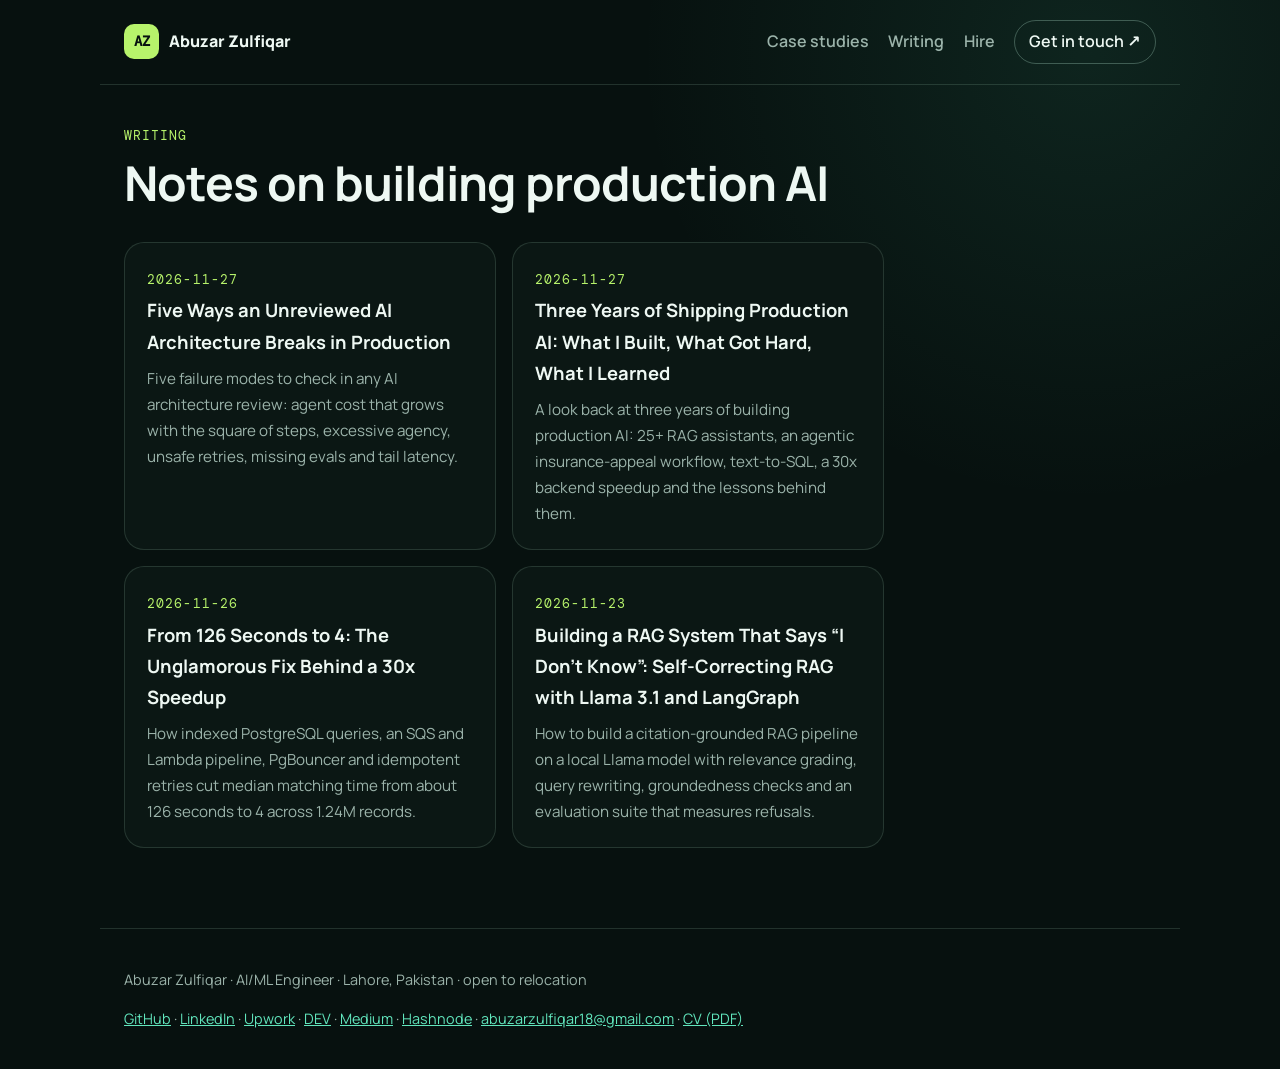
<file: blog/index.html>
<!doctype html>
<html lang="en">
<head>
  <meta charset="utf-8">
  <meta name="viewport" content="width=device-width, initial-scale=1">
  <title>Writing on RAG, AI Agents and LLMOps | Abuzar Zulfiqar</title>
  <meta name="description" content="Technical writing by Abuzar Zulfiqar on RAG, AI agents, evaluation and running LLMs in production.">
  <meta name="author" content="Abuzar Zulfiqar">
  <meta name="theme-color" content="#07110f">
  <meta name="color-scheme" content="dark">
  <link rel="canonical" href="https://abuzar18.github.io/blog/">
  <meta property="og:type" content="article">
  <meta property="og:title" content="Writing on RAG, AI Agents and LLMOps | Abuzar Zulfiqar">
  <meta property="og:description" content="Technical writing by Abuzar Zulfiqar on RAG, AI agents, evaluation and running LLMs in production.">
  <meta property="og:url" content="https://abuzar18.github.io/blog/">
  <meta property="og:image" content="https://abuzar18.github.io/assets/og-abuzar-zulfiqar.jpg">
  <meta name="twitter:card" content="summary_large_image">
  <link rel="icon" href="../assets/favicon.svg" type="image/svg+xml">
  <link rel="preconnect" href="https://fonts.googleapis.com">
  <link rel="preconnect" href="https://fonts.gstatic.com" crossorigin>
  <link href="https://fonts.googleapis.com/css2?family=DM+Mono:wght@400;500&family=Manrope:wght@400;500;600;700;800&display=swap" rel="stylesheet">
  <link rel="stylesheet" href="../assets/pages.css?v=20261123-2">
  <script type="application/ld+json">{"@context": "https://schema.org", "@graph": [{"@type": "Blog", "name": "Abuzar Zulfiqar: writing", "url": "https://abuzar18.github.io/blog/", "author": {"@type": "Person", "@id": "https://abuzar18.github.io/#person", "name": "Abuzar Zulfiqar", "url": "https://abuzar18.github.io/"}, "blogPost": [{"@type": "BlogPosting", "headline": "From 126 Seconds to 4: The Unglamorous Fix Behind a 30x Speedup", "url": "https://abuzar18.github.io/blog/126-seconds-to-4-postgres-lambda-sqs/"}, {"@type": "BlogPosting", "headline": "Building a RAG System That Says “I Don't Know”: Self-Correcting RAG with Llama 3.1 and LangGraph", "url": "https://abuzar18.github.io/blog/self-correcting-rag-llama-langgraph/"}]}, {"@type": "Person", "@id": "https://abuzar18.github.io/#person", "name": "Abuzar Zulfiqar", "url": "https://abuzar18.github.io/"}]}</script>
</head>
<body>
  <header class="pg-header">
    <a class="pg-brand" href="../"><span class="pg-mark">AZ</span> Abuzar Zulfiqar</a>
    <nav aria-label="Primary">
      <a href="../projects/">Case studies</a>
      <a href="../blog/">Writing</a>
      <a href="../hire-ai-engineer/">Hire</a>
      <a class="pg-cta" href="mailto:abuzarzulfiqar18@gmail.com">Get in touch ↗</a>
    </nav>
  </header>
  <main class="pg-main">
    <section class="pg-article">
      <p class="pg-kicker">Writing</p>
      <h1>Notes on building production AI</h1>
      <ul class="pg-cards"><li class="pg-card"><a href="ai-architecture-review-failure-modes/"><span class="pg-kicker">2026-11-27</span><h2>Five Ways an Unreviewed AI Architecture Breaks in Production</h2><p>Five failure modes to check in any AI architecture review: agent cost that grows with the square of steps, excessive agency, unsafe retries, missing evals and tail latency.</p></a></li><li class="pg-card"><a href="three-years-production-ai/"><span class="pg-kicker">2026-11-27</span><h2>Three Years of Shipping Production AI: What I Built, What Got Hard, What I Learned</h2><p>A look back at three years of building production AI: 25+ RAG assistants, an agentic insurance-appeal workflow, text-to-SQL, a 30x backend speedup and the lessons behind them.</p></a></li><li class="pg-card"><a href="126-seconds-to-4-postgres-lambda-sqs/"><span class="pg-kicker">2026-11-26</span><h2>From 126 Seconds to 4: The Unglamorous Fix Behind a 30x Speedup</h2><p>How indexed PostgreSQL queries, an SQS and Lambda pipeline, PgBouncer and idempotent retries cut median matching time from about 126 seconds to 4 across 1.24M records.</p></a></li><li class="pg-card"><a href="self-correcting-rag-llama-langgraph/"><span class="pg-kicker">2026-11-23</span><h2>Building a RAG System That Says “I Don&#x27;t Know”: Self-Correcting RAG with Llama 3.1 and LangGraph</h2><p>How to build a citation-grounded RAG pipeline on a local Llama model with relevance grading, query rewriting, groundedness checks and an evaluation suite that measures refusals.</p></a></li></ul>
    </section>
  </main>
  <footer class="pg-footer">
    <p>Abuzar Zulfiqar · AI/ML Engineer · Lahore, Pakistan · open to relocation</p>
    <p><a href="https://github.com/abuzar18" rel="me">GitHub</a> · <a href="https://www.linkedin.com/in/abuzar-zulfiqar/" rel="me">LinkedIn</a> · <a href="https://www.upwork.com/freelancers/abuzarz4" rel="me">Upwork</a> · <a href="https://dev.to/abuzar18" rel="me">DEV</a> · <a href="https://medium.com/@abuzarzulfiqar18" rel="me">Medium</a> · <a href="https://abuzar18.hashnode.dev/" rel="me">Hashnode</a> · <a href="mailto:abuzarzulfiqar18@gmail.com">abuzarzulfiqar18@gmail.com</a> · <a href="../assets/Abuzar-Zulfiqar-CV.pdf">CV (PDF)</a></p>
  </footer>
</body>
</html>
</file>
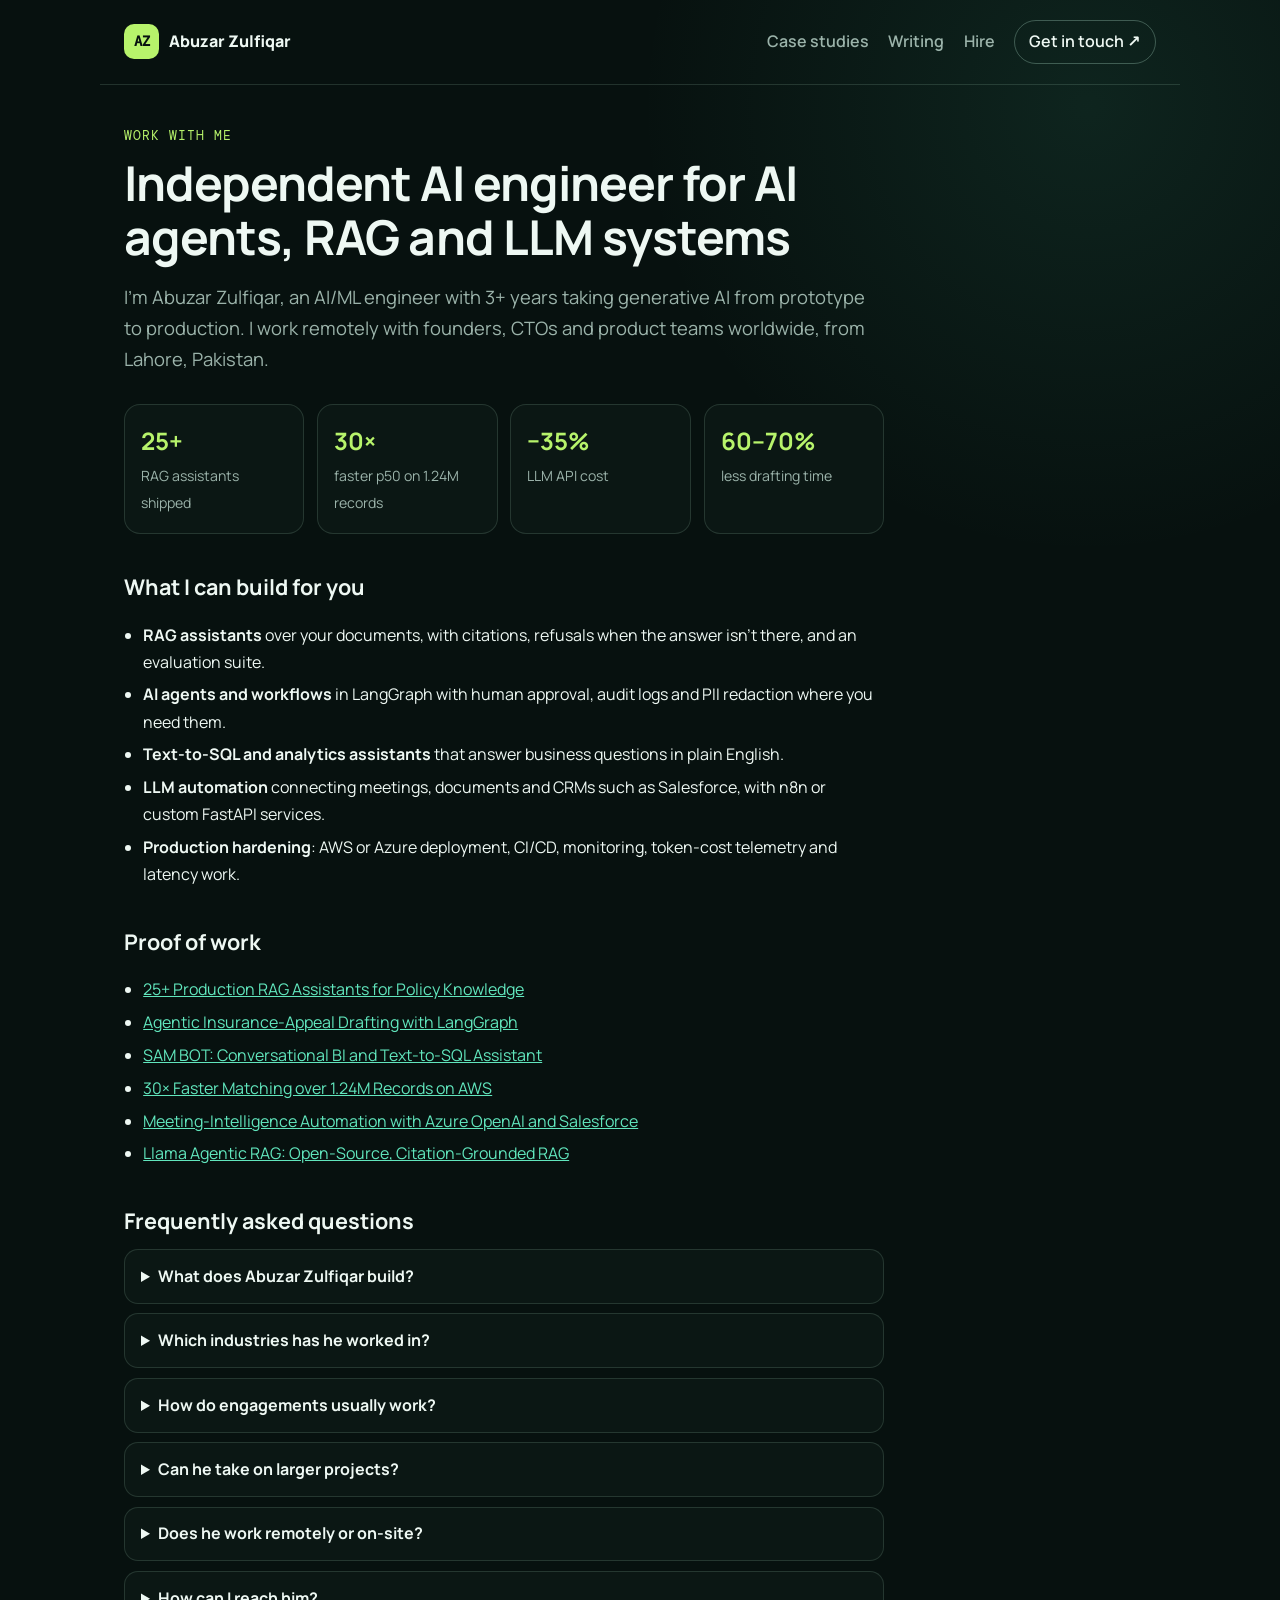
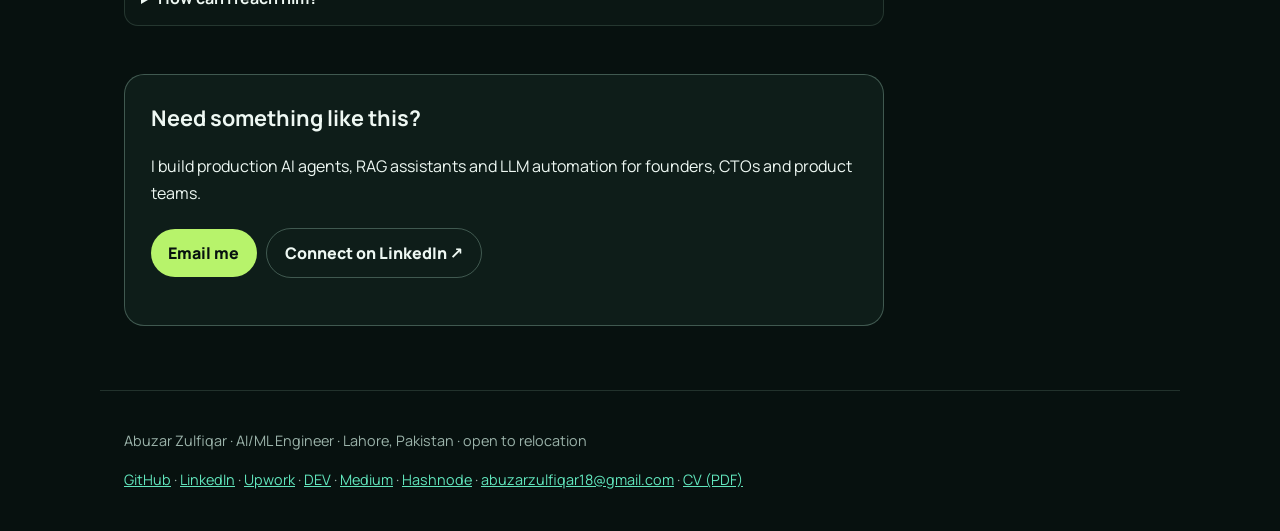
<file: hire-ai-engineer/index.html>
<!doctype html>
<html lang="en">
<head>
  <meta charset="utf-8">
  <meta name="viewport" content="width=device-width, initial-scale=1">
  <title>Work With an Independent AI Engineer: AI Agents, RAG &amp; LLM Systems | Abuzar Zulfiqar</title>
  <meta name="description" content="Work with Abuzar Zulfiqar, an independent AI/ML engineer, on RAG assistants, LangGraph agents, text-to-SQL and LLM automation on AWS and Azure. Remote, worldwide.">
  <meta name="author" content="Abuzar Zulfiqar">
  <meta name="theme-color" content="#07110f">
  <meta name="color-scheme" content="dark">
  <link rel="canonical" href="https://abuzar18.github.io/hire-ai-engineer/">
  <meta property="og:type" content="article">
  <meta property="og:title" content="Work With an Independent AI Engineer: AI Agents, RAG &amp; LLM Systems | Abuzar Zulfiqar">
  <meta property="og:description" content="Work with Abuzar Zulfiqar, an independent AI/ML engineer, on RAG assistants, LangGraph agents, text-to-SQL and LLM automation on AWS and Azure. Remote, worldwide.">
  <meta property="og:url" content="https://abuzar18.github.io/hire-ai-engineer/">
  <meta property="og:image" content="https://abuzar18.github.io/assets/og-abuzar-zulfiqar.jpg">
  <meta name="twitter:card" content="summary_large_image">
  <link rel="icon" href="../assets/favicon.svg" type="image/svg+xml">
  <link rel="preconnect" href="https://fonts.googleapis.com">
  <link rel="preconnect" href="https://fonts.gstatic.com" crossorigin>
  <link href="https://fonts.googleapis.com/css2?family=DM+Mono:wght@400;500&family=Manrope:wght@400;500;600;700;800&display=swap" rel="stylesheet">
  <link rel="stylesheet" href="../assets/pages.css?v=20261123-2">
  <script type="application/ld+json">{"@context": "https://schema.org", "@graph": [{"@type": "ProfilePage", "url": "https://abuzar18.github.io/hire-ai-engineer/", "name": "Work with Abuzar Zulfiqar, independent AI engineer", "mainEntity": {"@type": "Person", "@id": "https://abuzar18.github.io/#person", "name": "Abuzar Zulfiqar", "url": "https://abuzar18.github.io/"}}, {"@type": "Service", "name": "AI agent, RAG and LLM automation development", "provider": {"@type": "Person", "@id": "https://abuzar18.github.io/#person", "name": "Abuzar Zulfiqar", "url": "https://abuzar18.github.io/"}, "areaServed": "Worldwide", "serviceType": ["RAG development", "AI agent development", "LLM automation", "Text-to-SQL", "MLOps"]}, {"@type": "FAQPage", "mainEntity": [{"@type": "Question", "name": "What does Abuzar Zulfiqar build?", "acceptedAnswer": {"@type": "Answer", "text": "Production AI agents, RAG assistants, text-to-SQL and analytics assistants, LLM automation and the backend around them: FastAPI services, AWS or Azure infrastructure, evaluation and monitoring."}}, {"@type": "Question", "name": "Which industries has he worked in?", "acceptedAnswer": {"@type": "Answer", "text": "Enterprise knowledge and policy, financial research and investment intelligence, and healthcare insurance, including workflows that need PHI/PII redaction and audit logs."}}, {"@type": "Question", "name": "How do engagements usually work?", "acceptedAnswer": {"@type": "Answer", "text": "Most projects start with a short scoping step that defines the use case, the data and how success is measured, then move to a working prototype and a production deployment with evaluations and monitoring."}}, {"@type": "Question", "name": "Can he take on larger projects?", "acceptedAnswer": {"@type": "Answer", "text": "Yes. For larger builds he brings in a small team of engineers he works with and stays the single technical lead and point of contact, covering architecture, delivery plan, code review and handoff."}}, {"@type": "Question", "name": "Does he work remotely or on-site?", "acceptedAnswer": {"@type": "Answer", "text": "He works remotely with clients worldwide from Lahore, Pakistan, and is open to relocation."}}, {"@type": "Question", "name": "How can I reach him?", "acceptedAnswer": {"@type": "Answer", "text": "By email (abuzarzulfiqar18@gmail.com) or LinkedIn (https://www.linkedin.com/in/abuzar-zulfiqar/). He also takes projects through Upwork (https://www.upwork.com/freelancers/abuzarz4)."}}]}, {"@type": "BreadcrumbList", "itemListElement": [{"@type": "ListItem", "position": 1, "name": "Home", "item": "https://abuzar18.github.io/"}, {"@type": "ListItem", "position": 2, "name": "Hire", "item": "https://abuzar18.github.io/hire-ai-engineer/"}]}, {"@type": "Person", "@id": "https://abuzar18.github.io/#person", "name": "Abuzar Zulfiqar", "url": "https://abuzar18.github.io/"}]}</script>
</head>
<body>
  <header class="pg-header">
    <a class="pg-brand" href="../"><span class="pg-mark">AZ</span> Abuzar Zulfiqar</a>
    <nav aria-label="Primary">
      <a href="../projects/">Case studies</a>
      <a href="../blog/">Writing</a>
      <a href="../hire-ai-engineer/">Hire</a>
      <a class="pg-cta" href="mailto:abuzarzulfiqar18@gmail.com">Get in touch ↗</a>
    </nav>
  </header>
  <main class="pg-main">
    <article class="pg-article">
      <p class="pg-kicker">Work with me</p>
      <h1>Independent AI engineer for AI agents, RAG and LLM systems</h1>
      <p class="pg-lede">I'm Abuzar Zulfiqar, an AI/ML engineer with 3+ years taking generative AI from prototype to production. I work remotely with founders, CTOs and product teams worldwide, from Lahore, Pakistan.</p>
      <div class="pg-metrics"><div class="pg-metric"><strong>25+</strong><span>RAG assistants shipped</span></div><div class="pg-metric"><strong>30×</strong><span>faster p50 on 1.24M records</span></div><div class="pg-metric"><strong>−35%</strong><span>LLM API cost</span></div><div class="pg-metric"><strong>60–70%</strong><span>less drafting time</span></div></div>
      <h2>What I can build for you</h2>
      <ul>
        <li><strong>RAG assistants</strong> over your documents, with citations, refusals when the answer isn't there, and an evaluation suite.</li>
        <li><strong>AI agents and workflows</strong> in LangGraph with human approval, audit logs and PII redaction where you need them.</li>
        <li><strong>Text-to-SQL and analytics assistants</strong> that answer business questions in plain English.</li>
        <li><strong>LLM automation</strong> connecting meetings, documents and CRMs such as Salesforce, with n8n or custom FastAPI services.</li>
        <li><strong>Production hardening</strong>: AWS or Azure deployment, CI/CD, monitoring, token-cost telemetry and latency work.</li>
      </ul>
      <h2>Proof of work</h2>
      <ul><li><a href="../projects/policy-rag-assistants/">25+ Production RAG Assistants for Policy Knowledge</a></li><li><a href="../projects/insurance-appeal-agent/">Agentic Insurance-Appeal Drafting with LangGraph</a></li><li><a href="../projects/text-to-sql-bi-assistant/">SAM BOT: Conversational BI and Text-to-SQL Assistant</a></li><li><a href="../projects/serverless-matching-30x/">30× Faster Matching over 1.24M Records on AWS</a></li><li><a href="../projects/meeting-intelligence-automation/">Meeting-Intelligence Automation with Azure OpenAI and Salesforce</a></li><li><a href="../projects/llama-agentic-rag/">Llama Agentic RAG: Open-Source, Citation-Grounded RAG</a></li></ul>
      <h2>Frequently asked questions</h2>
      <div class="pg-faq"><details><summary>What does Abuzar Zulfiqar build?</summary><p>Production AI agents, RAG assistants, text-to-SQL and analytics assistants, LLM automation and the backend around them: FastAPI services, AWS or Azure infrastructure, evaluation and monitoring.</p></details><details><summary>Which industries has he worked in?</summary><p>Enterprise knowledge and policy, financial research and investment intelligence, and healthcare insurance, including workflows that need PHI/PII redaction and audit logs.</p></details><details><summary>How do engagements usually work?</summary><p>Most projects start with a short scoping step that defines the use case, the data and how success is measured, then move to a working prototype and a production deployment with evaluations and monitoring.</p></details><details><summary>Can he take on larger projects?</summary><p>Yes. For larger builds he brings in a small team of engineers he works with and stays the single technical lead and point of contact, covering architecture, delivery plan, code review and handoff. The team is sized to the scope.</p></details><details><summary>Does he work remotely or on-site?</summary><p>He works remotely with clients worldwide from Lahore, Pakistan, and is open to relocation.</p></details><details><summary>How can I reach him?</summary><p>By email (abuzarzulfiqar18@gmail.com) or LinkedIn (https://www.linkedin.com/in/abuzar-zulfiqar/). He also takes projects through Upwork (https://www.upwork.com/freelancers/abuzarz4).</p></details></div>
    </article>
    <aside class="pg-cta-box">
      <h2>Need something like this?</h2>
      <p>I build production AI agents, RAG assistants and LLM automation for founders, CTOs and product teams.</p>
      <p><a class="pg-btn" href="mailto:abuzarzulfiqar18@gmail.com">Email me</a> <a class="pg-btn pg-btn-ghost" href="https://www.linkedin.com/in/abuzar-zulfiqar/" rel="noreferrer">Connect on LinkedIn ↗</a></p>
    </aside>
  </main>
  <footer class="pg-footer">
    <p>Abuzar Zulfiqar · AI/ML Engineer · Lahore, Pakistan · open to relocation</p>
    <p><a href="https://github.com/abuzar18" rel="me">GitHub</a> · <a href="https://www.linkedin.com/in/abuzar-zulfiqar/" rel="me">LinkedIn</a> · <a href="https://www.upwork.com/freelancers/abuzarz4" rel="me">Upwork</a> · <a href="https://dev.to/abuzar18" rel="me">DEV</a> · <a href="https://medium.com/@abuzarzulfiqar18" rel="me">Medium</a> · <a href="https://abuzar18.hashnode.dev/" rel="me">Hashnode</a> · <a href="mailto:abuzarzulfiqar18@gmail.com">abuzarzulfiqar18@gmail.com</a> · <a href="../assets/Abuzar-Zulfiqar-CV.pdf">CV (PDF)</a></p>
  </footer>
</body>
</html>
</file>
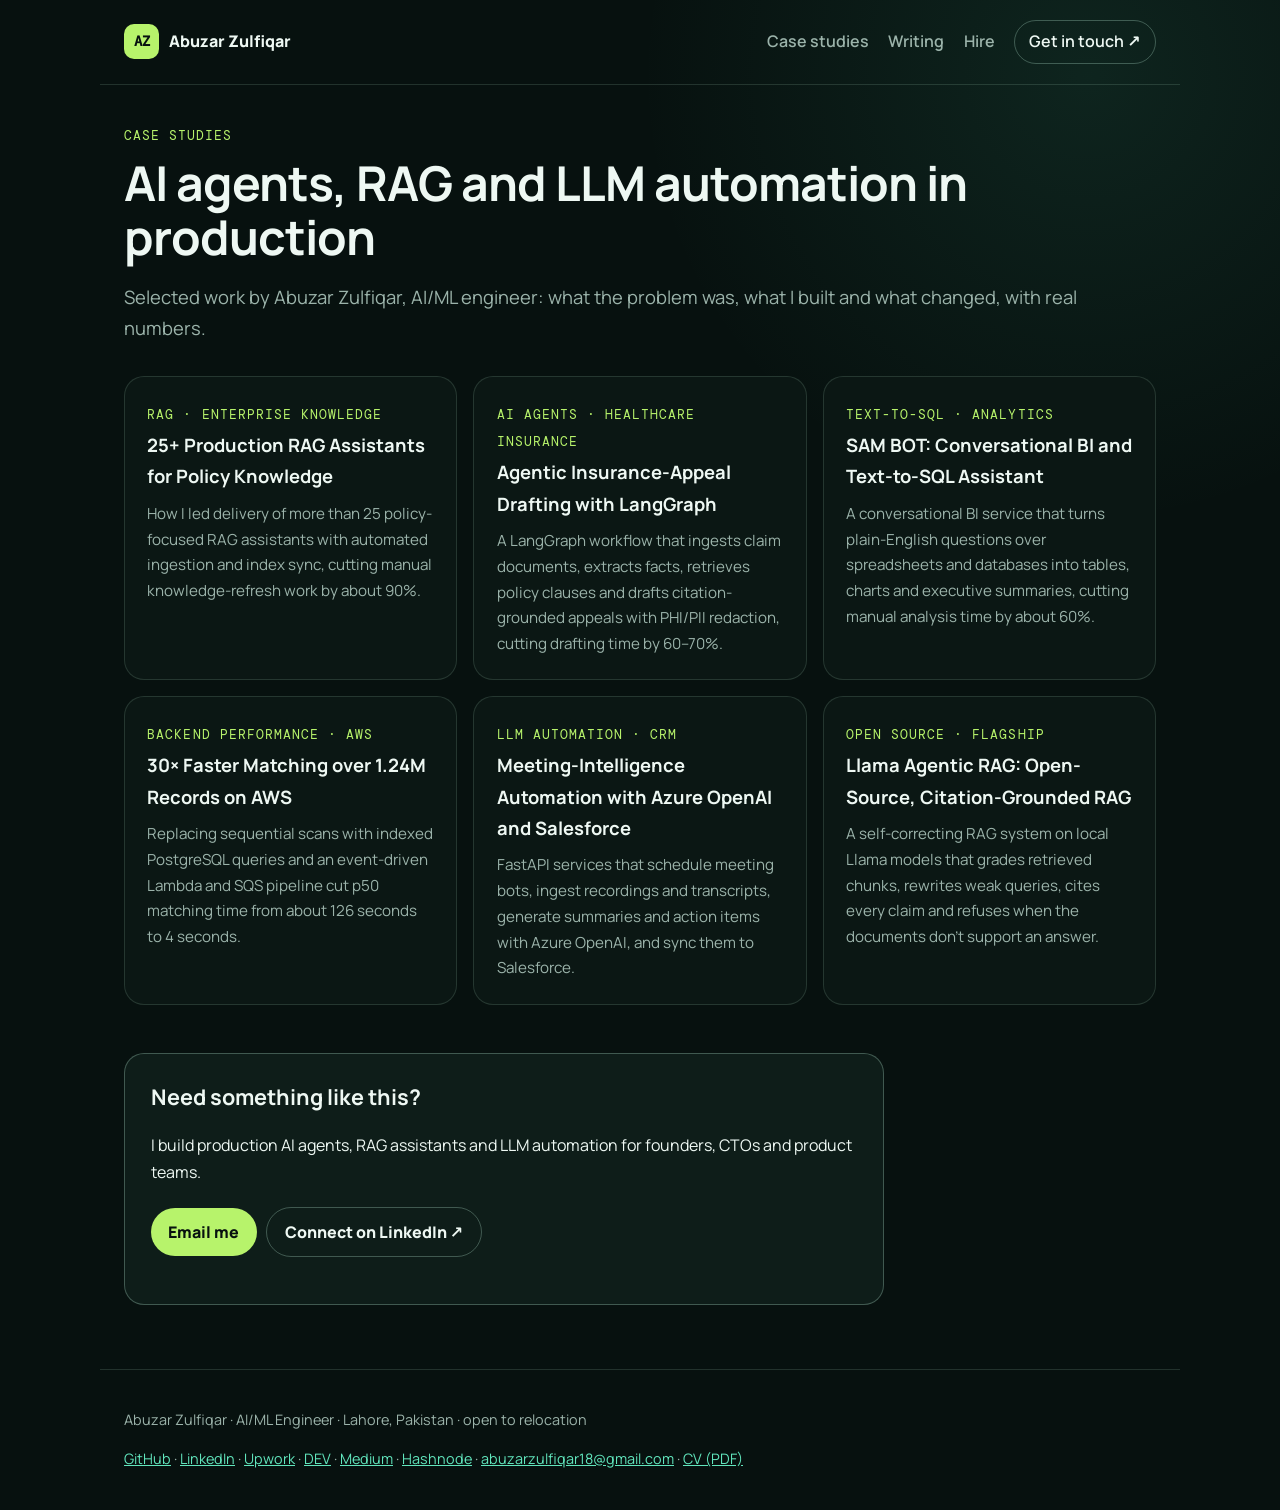
<file: projects/index.html>
<!doctype html>
<html lang="en">
<head>
  <meta charset="utf-8">
  <meta name="viewport" content="width=device-width, initial-scale=1">
  <title>Case Studies: AI Agents, RAG &amp; LLM Automation | Abuzar Zulfiqar</title>
  <meta name="description" content="Production AI case studies by Abuzar Zulfiqar: RAG assistants, LangGraph agents, text-to-SQL, AWS performance and LLM automation, with measured results.">
  <meta name="author" content="Abuzar Zulfiqar">
  <meta name="theme-color" content="#07110f">
  <meta name="color-scheme" content="dark">
  <link rel="canonical" href="https://abuzar18.github.io/projects/">
  <meta property="og:type" content="article">
  <meta property="og:title" content="Case Studies: AI Agents, RAG &amp; LLM Automation | Abuzar Zulfiqar">
  <meta property="og:description" content="Production AI case studies by Abuzar Zulfiqar: RAG assistants, LangGraph agents, text-to-SQL, AWS performance and LLM automation, with measured results.">
  <meta property="og:url" content="https://abuzar18.github.io/projects/">
  <meta property="og:image" content="https://abuzar18.github.io/assets/og-abuzar-zulfiqar.jpg">
  <meta name="twitter:card" content="summary_large_image">
  <link rel="icon" href="../assets/favicon.svg" type="image/svg+xml">
  <link rel="preconnect" href="https://fonts.googleapis.com">
  <link rel="preconnect" href="https://fonts.gstatic.com" crossorigin>
  <link href="https://fonts.googleapis.com/css2?family=DM+Mono:wght@400;500&family=Manrope:wght@400;500;600;700;800&display=swap" rel="stylesheet">
  <link rel="stylesheet" href="../assets/pages.css?v=20261123-2">
  <script type="application/ld+json">{"@context": "https://schema.org", "@graph": [{"@type": "CollectionPage", "name": "Case studies by Abuzar Zulfiqar", "url": "https://abuzar18.github.io/projects/", "author": {"@type": "Person", "@id": "https://abuzar18.github.io/#person", "name": "Abuzar Zulfiqar", "url": "https://abuzar18.github.io/"}, "hasPart": [{"@type": "CreativeWork", "name": "25+ Production RAG Assistants for Policy Knowledge", "url": "https://abuzar18.github.io/projects/policy-rag-assistants/"}, {"@type": "CreativeWork", "name": "Agentic Insurance-Appeal Drafting with LangGraph", "url": "https://abuzar18.github.io/projects/insurance-appeal-agent/"}, {"@type": "CreativeWork", "name": "SAM BOT: Conversational BI and Text-to-SQL Assistant", "url": "https://abuzar18.github.io/projects/text-to-sql-bi-assistant/"}, {"@type": "CreativeWork", "name": "30× Faster Matching over 1.24M Records on AWS", "url": "https://abuzar18.github.io/projects/serverless-matching-30x/"}, {"@type": "CreativeWork", "name": "Meeting-Intelligence Automation with Azure OpenAI and Salesforce", "url": "https://abuzar18.github.io/projects/meeting-intelligence-automation/"}, {"@type": "CreativeWork", "name": "Llama Agentic RAG: Open-Source, Citation-Grounded RAG", "url": "https://abuzar18.github.io/projects/llama-agentic-rag/"}]}, {"@type": "BreadcrumbList", "itemListElement": [{"@type": "ListItem", "position": 1, "name": "Home", "item": "https://abuzar18.github.io/"}, {"@type": "ListItem", "position": 2, "name": "Case studies", "item": "https://abuzar18.github.io/projects/"}]}, {"@type": "Person", "@id": "https://abuzar18.github.io/#person", "name": "Abuzar Zulfiqar", "url": "https://abuzar18.github.io/"}]}</script>
</head>
<body>
  <header class="pg-header">
    <a class="pg-brand" href="../"><span class="pg-mark">AZ</span> Abuzar Zulfiqar</a>
    <nav aria-label="Primary">
      <a href="../projects/">Case studies</a>
      <a href="../blog/">Writing</a>
      <a href="../hire-ai-engineer/">Hire</a>
      <a class="pg-cta" href="mailto:abuzarzulfiqar18@gmail.com">Get in touch ↗</a>
    </nav>
  </header>
  <main class="pg-main">
    <section class="pg-article pg-wide">
      <p class="pg-kicker">Case studies</p>
      <h1>AI agents, RAG and LLM automation in production</h1>
      <p class="pg-lede">Selected work by Abuzar Zulfiqar, AI/ML engineer: what the problem was, what I built and what changed, with real numbers.</p>
      <ul class="pg-cards"><li class="pg-card"><a href="policy-rag-assistants/"><span class="pg-kicker">RAG · Enterprise knowledge</span><h2>25+ Production RAG Assistants for Policy Knowledge</h2><p>How I led delivery of more than 25 policy-focused RAG assistants with automated ingestion and index sync, cutting manual knowledge-refresh work by about 90%.</p></a></li><li class="pg-card"><a href="insurance-appeal-agent/"><span class="pg-kicker">AI agents · Healthcare insurance</span><h2>Agentic Insurance-Appeal Drafting with LangGraph</h2><p>A LangGraph workflow that ingests claim documents, extracts facts, retrieves policy clauses and drafts citation-grounded appeals with PHI/PII redaction, cutting drafting time by 60–70%.</p></a></li><li class="pg-card"><a href="text-to-sql-bi-assistant/"><span class="pg-kicker">Text-to-SQL · Analytics</span><h2>SAM BOT: Conversational BI and Text-to-SQL Assistant</h2><p>A conversational BI service that turns plain-English questions over spreadsheets and databases into tables, charts and executive summaries, cutting manual analysis time by about 60%.</p></a></li><li class="pg-card"><a href="serverless-matching-30x/"><span class="pg-kicker">Backend performance · AWS</span><h2>30× Faster Matching over 1.24M Records on AWS</h2><p>Replacing sequential scans with indexed PostgreSQL queries and an event-driven Lambda and SQS pipeline cut p50 matching time from about 126 seconds to 4 seconds.</p></a></li><li class="pg-card"><a href="meeting-intelligence-automation/"><span class="pg-kicker">LLM automation · CRM</span><h2>Meeting-Intelligence Automation with Azure OpenAI and Salesforce</h2><p>FastAPI services that schedule meeting bots, ingest recordings and transcripts, generate summaries and action items with Azure OpenAI, and sync them to Salesforce.</p></a></li><li class="pg-card"><a href="llama-agentic-rag/"><span class="pg-kicker">Open source · Flagship</span><h2>Llama Agentic RAG: Open-Source, Citation-Grounded RAG</h2><p>A self-correcting RAG system on local Llama models that grades retrieved chunks, rewrites weak queries, cites every claim and refuses when the documents don&#x27;t support an answer.</p></a></li></ul>
    </section>
    <aside class="pg-cta-box">
      <h2>Need something like this?</h2>
      <p>I build production AI agents, RAG assistants and LLM automation for founders, CTOs and product teams.</p>
      <p><a class="pg-btn" href="mailto:abuzarzulfiqar18@gmail.com">Email me</a> <a class="pg-btn pg-btn-ghost" href="https://www.linkedin.com/in/abuzar-zulfiqar/" rel="noreferrer">Connect on LinkedIn ↗</a></p>
    </aside>
  </main>
  <footer class="pg-footer">
    <p>Abuzar Zulfiqar · AI/ML Engineer · Lahore, Pakistan · open to relocation</p>
    <p><a href="https://github.com/abuzar18" rel="me">GitHub</a> · <a href="https://www.linkedin.com/in/abuzar-zulfiqar/" rel="me">LinkedIn</a> · <a href="https://www.upwork.com/freelancers/abuzarz4" rel="me">Upwork</a> · <a href="https://dev.to/abuzar18" rel="me">DEV</a> · <a href="https://medium.com/@abuzarzulfiqar18" rel="me">Medium</a> · <a href="https://abuzar18.hashnode.dev/" rel="me">Hashnode</a> · <a href="mailto:abuzarzulfiqar18@gmail.com">abuzarzulfiqar18@gmail.com</a> · <a href="../assets/Abuzar-Zulfiqar-CV.pdf">CV (PDF)</a></p>
  </footer>
</body>
</html>
</file>
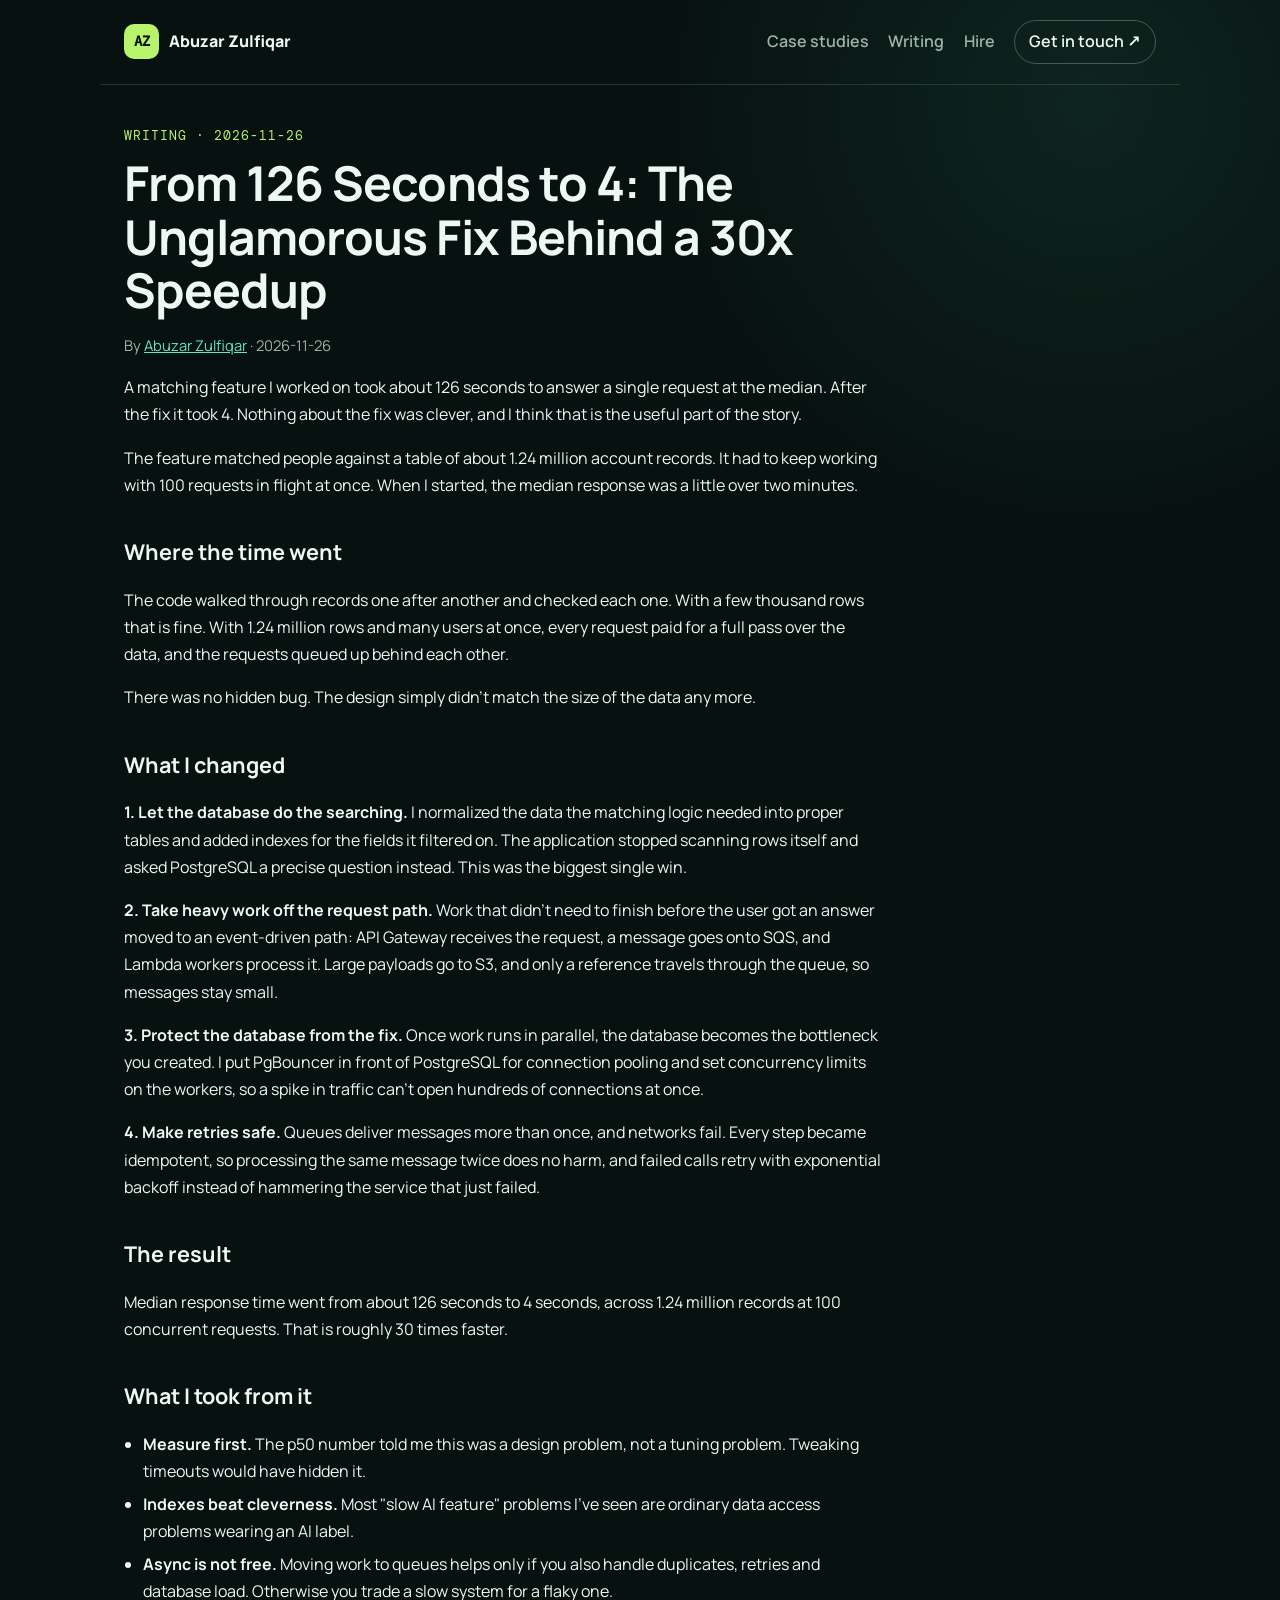
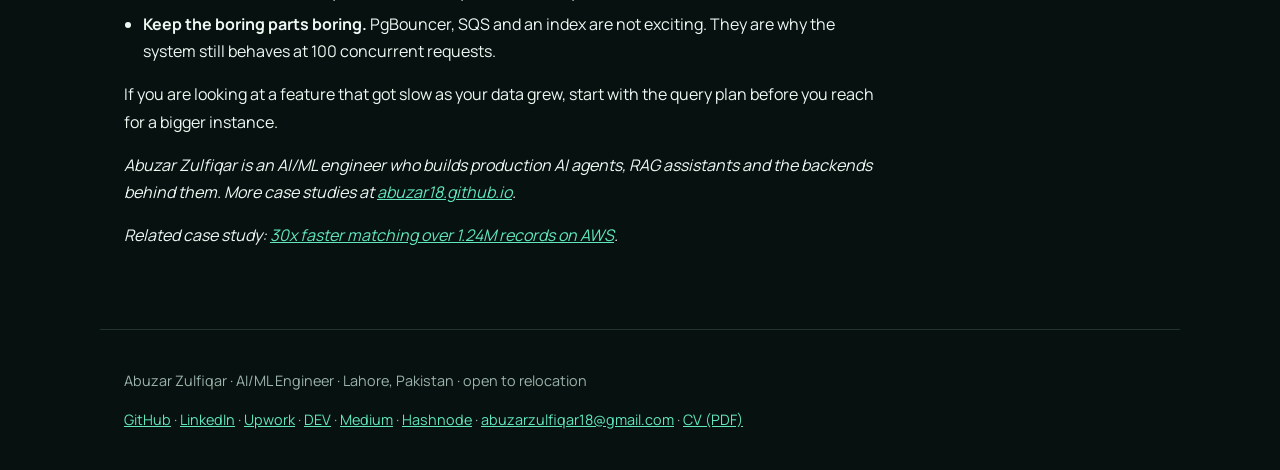
<file: blog/126-seconds-to-4-postgres-lambda-sqs/index.html>
<!doctype html>
<html lang="en">
<head>
  <meta charset="utf-8">
  <meta name="viewport" content="width=device-width, initial-scale=1">
  <title>From 126 Seconds to 4: The Unglamorous Fix Behind a 30x Speedup | Abuzar Zulfiqar</title>
  <meta name="description" content="How indexed PostgreSQL queries, an SQS and Lambda pipeline, PgBouncer and idempotent retries cut median matching time from about 126 seconds to 4 across 1.24M records.">
  <meta name="author" content="Abuzar Zulfiqar">
  <meta name="theme-color" content="#07110f">
  <meta name="color-scheme" content="dark">
  <link rel="canonical" href="https://abuzar18.github.io/blog/126-seconds-to-4-postgres-lambda-sqs/">
  <meta property="og:type" content="article">
  <meta property="og:title" content="From 126 Seconds to 4: The Unglamorous Fix Behind a 30x Speedup | Abuzar Zulfiqar">
  <meta property="og:description" content="How indexed PostgreSQL queries, an SQS and Lambda pipeline, PgBouncer and idempotent retries cut median matching time from about 126 seconds to 4 across 1.24M records.">
  <meta property="og:url" content="https://abuzar18.github.io/blog/126-seconds-to-4-postgres-lambda-sqs/">
  <meta property="og:image" content="https://abuzar18.github.io/assets/og-abuzar-zulfiqar.jpg">
  <meta name="twitter:card" content="summary_large_image">
  <link rel="icon" href="../../assets/favicon.svg" type="image/svg+xml">
  <link rel="preconnect" href="https://fonts.googleapis.com">
  <link rel="preconnect" href="https://fonts.gstatic.com" crossorigin>
  <link href="https://fonts.googleapis.com/css2?family=DM+Mono:wght@400;500&family=Manrope:wght@400;500;600;700;800&display=swap" rel="stylesheet">
  <link rel="stylesheet" href="../../assets/pages.css?v=20261123-2">
  <script type="application/ld+json">{"@context": "https://schema.org", "@graph": [{"@type": "TechArticle", "headline": "From 126 Seconds to 4: The Unglamorous Fix Behind a 30x Speedup", "description": "How indexed PostgreSQL queries, an SQS and Lambda pipeline, PgBouncer and idempotent retries cut median matching time from about 126 seconds to 4 across 1.24M records.", "url": "https://abuzar18.github.io/blog/126-seconds-to-4-postgres-lambda-sqs/", "datePublished": "2026-11-26", "dateModified": "2026-11-26", "author": {"@type": "Person", "@id": "https://abuzar18.github.io/#person", "name": "Abuzar Zulfiqar", "url": "https://abuzar18.github.io/"}, "keywords": "postgres, aws, performance, python", "image": "https://abuzar18.github.io/assets/og-abuzar-zulfiqar.jpg", "mainEntityOfPage": "https://abuzar18.github.io/blog/126-seconds-to-4-postgres-lambda-sqs/"}, {"@type": "BreadcrumbList", "itemListElement": [{"@type": "ListItem", "position": 1, "name": "Home", "item": "https://abuzar18.github.io/"}, {"@type": "ListItem", "position": 2, "name": "Writing", "item": "https://abuzar18.github.io/blog/"}, {"@type": "ListItem", "position": 3, "name": "From 126 seconds to 4", "item": "https://abuzar18.github.io/blog/126-seconds-to-4-postgres-lambda-sqs/"}]}, {"@type": "Person", "@id": "https://abuzar18.github.io/#person", "name": "Abuzar Zulfiqar", "url": "https://abuzar18.github.io/"}]}</script>
</head>
<body>
  <header class="pg-header">
    <a class="pg-brand" href="../../"><span class="pg-mark">AZ</span> Abuzar Zulfiqar</a>
    <nav aria-label="Primary">
      <a href="../../projects/">Case studies</a>
      <a href="../../blog/">Writing</a>
      <a href="../../hire-ai-engineer/">Hire</a>
      <a class="pg-cta" href="mailto:abuzarzulfiqar18@gmail.com">Get in touch ↗</a>
    </nav>
  </header>
  <main class="pg-main">
    <article class="pg-article pg-prose">
      <p class="pg-kicker">Writing · 2026-11-26</p>
      <h1>From 126 Seconds to 4: The Unglamorous Fix Behind a 30x Speedup</h1>
      <p class="pg-meta">By <a href="../../">Abuzar Zulfiqar</a> · 2026-11-26</p>
      <p>A matching feature I worked on took about 126 seconds to answer a single request at the median. After the fix it took 4. Nothing about the fix was clever, and I think that is the useful part of the story.</p>
<p>The feature matched people against a table of about 1.24 million account records. It had to keep working with 100 requests in flight at once. When I started, the median response was a little over two minutes.</p>
<h2>Where the time went</h2>
<p>The code walked through records one after another and checked each one. With a few thousand rows that is fine. With 1.24 million rows and many users at once, every request paid for a full pass over the data, and the requests queued up behind each other.</p>
<p>There was no hidden bug. The design simply didn't match the size of the data any more.</p>
<h2>What I changed</h2>
<p><strong>1. Let the database do the searching.</strong> I normalized the data the matching logic needed into proper tables and added indexes for the fields it filtered on. The application stopped scanning rows itself and asked PostgreSQL a precise question instead. This was the biggest single win.</p>
<p><strong>2. Take heavy work off the request path.</strong> Work that didn't need to finish before the user got an answer moved to an event-driven path: API Gateway receives the request, a message goes onto SQS, and Lambda workers process it. Large payloads go to S3, and only a reference travels through the queue, so messages stay small.</p>
<p><strong>3. Protect the database from the fix.</strong> Once work runs in parallel, the database becomes the bottleneck you created. I put PgBouncer in front of PostgreSQL for connection pooling and set concurrency limits on the workers, so a spike in traffic can't open hundreds of connections at once.</p>
<p><strong>4. Make retries safe.</strong> Queues deliver messages more than once, and networks fail. Every step became idempotent, so processing the same message twice does no harm, and failed calls retry with exponential backoff instead of hammering the service that just failed.</p>
<h2>The result</h2>
<p>Median response time went from about 126 seconds to 4 seconds, across 1.24 million records at 100 concurrent requests. That is roughly 30 times faster.</p>
<h2>What I took from it</h2>
<ul>
<li><strong>Measure first.</strong> The p50 number told me this was a design problem, not a tuning problem. Tweaking timeouts would have hidden it.</li>
<li><strong>Indexes beat cleverness.</strong> Most "slow AI feature" problems I've seen are ordinary data access problems wearing an AI label.</li>
<li><strong>Async is not free.</strong> Moving work to queues helps only if you also handle duplicates, retries and database load. Otherwise you trade a slow system for a flaky one.</li>
<li><strong>Keep the boring parts boring.</strong> PgBouncer, SQS and an index are not exciting. They are why the system still behaves at 100 concurrent requests.</li>
</ul>
<p>If you are looking at a feature that got slow as your data grew, start with the query plan before you reach for a bigger instance.</p>
<p><em>Abuzar Zulfiqar is an AI/ML engineer who builds production AI agents, RAG assistants and the backends behind them. More case studies at <a href="https://abuzar18.github.io/projects/">abuzar18.github.io</a>.</em></p>
      <p><em>Related case study: <a href="../../projects/serverless-matching-30x/">30x faster matching over 1.24M records on AWS</a>.</em></p>
    </article>
  </main>
  <footer class="pg-footer">
    <p>Abuzar Zulfiqar · AI/ML Engineer · Lahore, Pakistan · open to relocation</p>
    <p><a href="https://github.com/abuzar18" rel="me">GitHub</a> · <a href="https://www.linkedin.com/in/abuzar-zulfiqar/" rel="me">LinkedIn</a> · <a href="https://www.upwork.com/freelancers/abuzarz4" rel="me">Upwork</a> · <a href="https://dev.to/abuzar18" rel="me">DEV</a> · <a href="https://medium.com/@abuzarzulfiqar18" rel="me">Medium</a> · <a href="https://abuzar18.hashnode.dev/" rel="me">Hashnode</a> · <a href="mailto:abuzarzulfiqar18@gmail.com">abuzarzulfiqar18@gmail.com</a> · <a href="../../assets/Abuzar-Zulfiqar-CV.pdf">CV (PDF)</a></p>
  </footer>
</body>
</html>
</file>
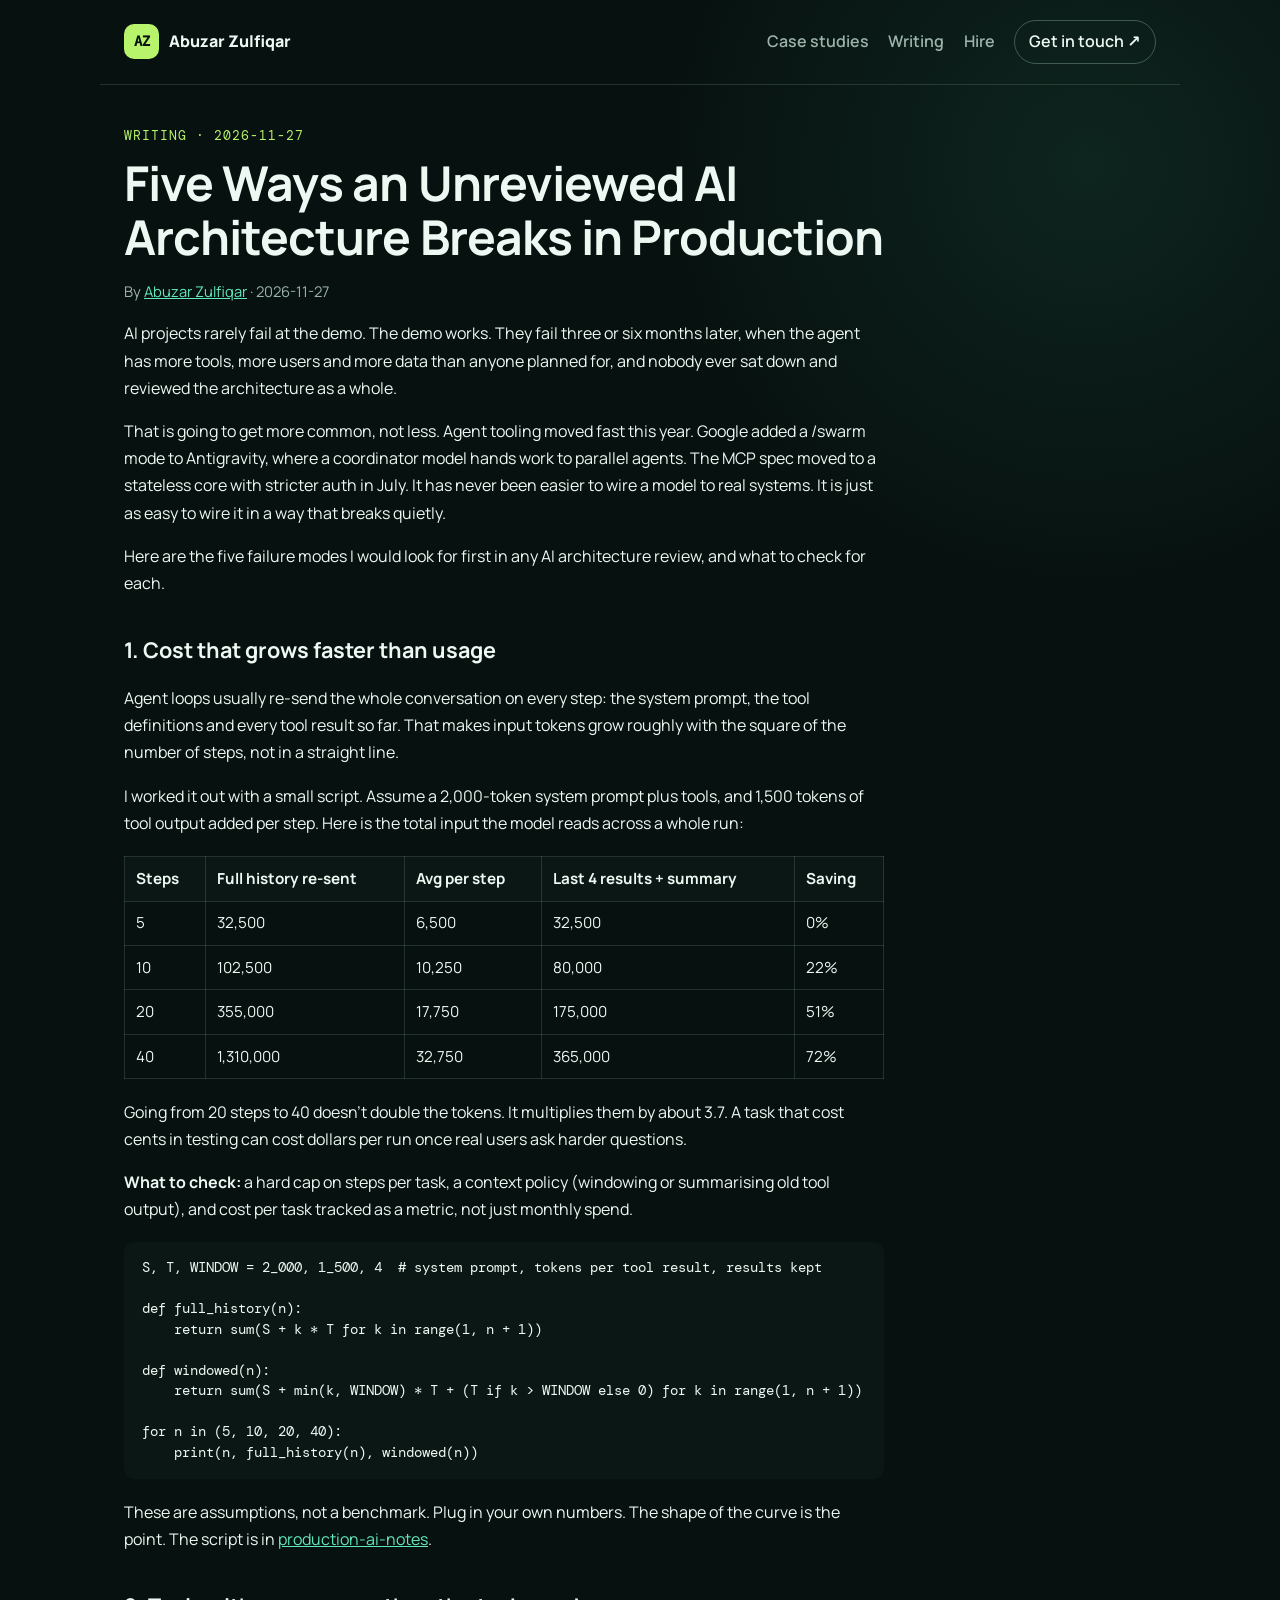
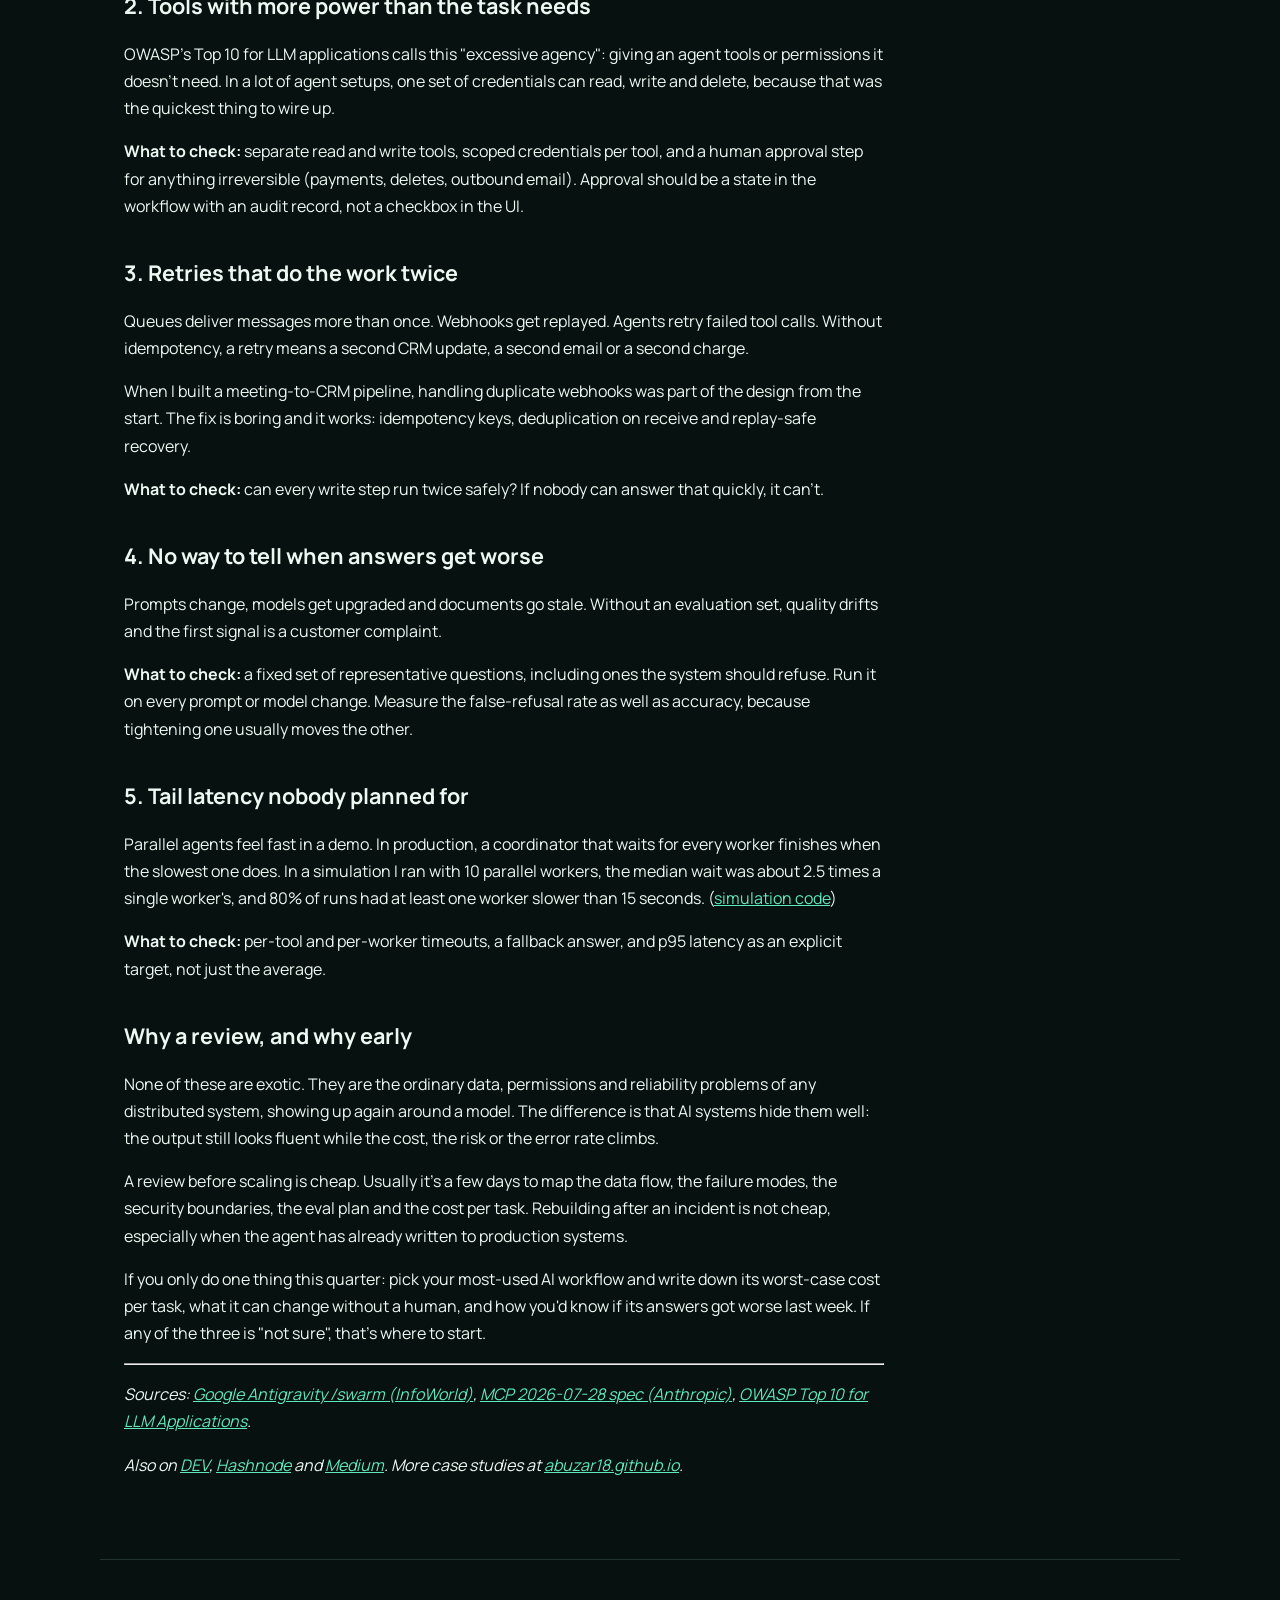
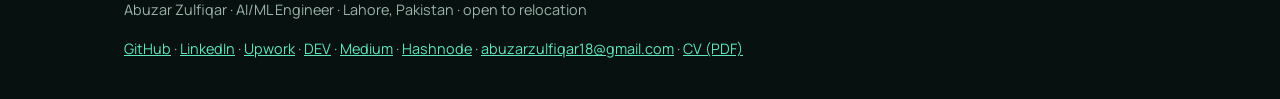
<file: blog/ai-architecture-review-failure-modes/index.html>
<!doctype html>
<html lang="en">
<head>
  <meta charset="utf-8">
  <meta name="viewport" content="width=device-width, initial-scale=1">
  <title>Five Ways an Unreviewed AI Architecture Breaks in Production | Abuzar Zulfiqar</title>
  <meta name="description" content="Five failure modes to check in any AI architecture review: agent cost that grows with the square of steps, excessive agency, unsafe retries, missing evals and tail latency.">
  <meta name="author" content="Abuzar Zulfiqar">
  <meta name="theme-color" content="#07110f">
  <meta name="color-scheme" content="dark">
  <link rel="canonical" href="https://abuzar18.github.io/blog/ai-architecture-review-failure-modes/">
  <meta property="og:type" content="article">
  <meta property="og:title" content="Five Ways an Unreviewed AI Architecture Breaks in Production | Abuzar Zulfiqar">
  <meta property="og:description" content="Five failure modes to check in any AI architecture review: agent cost that grows with the square of steps, excessive agency, unsafe retries, missing evals and tail latency.">
  <meta property="og:url" content="https://abuzar18.github.io/blog/ai-architecture-review-failure-modes/">
  <meta property="og:image" content="https://abuzar18.github.io/assets/og-abuzar-zulfiqar.jpg">
  <meta name="twitter:card" content="summary_large_image">
  <link rel="icon" href="../../assets/favicon.svg" type="image/svg+xml">
  <link rel="preconnect" href="https://fonts.googleapis.com">
  <link rel="preconnect" href="https://fonts.gstatic.com" crossorigin>
  <link href="https://fonts.googleapis.com/css2?family=DM+Mono:wght@400;500&family=Manrope:wght@400;500;600;700;800&display=swap" rel="stylesheet">
  <link rel="stylesheet" href="../../assets/pages.css?v=20261127-1">
  <script type="application/ld+json">{"@context": "https://schema.org", "@graph": [{"@type": "TechArticle", "headline": "Five Ways an Unreviewed AI Architecture Breaks in Production", "description": "Five failure modes to check in any AI architecture review: agent cost that grows with the square of steps, excessive agency, unsafe retries, missing evals and tail latency.", "url": "https://abuzar18.github.io/blog/ai-architecture-review-failure-modes/", "datePublished": "2026-11-27", "dateModified": "2026-11-27", "author": {"@type": "Person", "@id": "https://abuzar18.github.io/#person", "name": "Abuzar Zulfiqar", "url": "https://abuzar18.github.io/"}, "keywords": "ai architecture, ai agents, llm cost, architecture review", "image": "https://abuzar18.github.io/assets/og-abuzar-zulfiqar.jpg", "mainEntityOfPage": "https://abuzar18.github.io/blog/ai-architecture-review-failure-modes/"}, {"@type": "BreadcrumbList", "itemListElement": [{"@type": "ListItem", "position": 1, "name": "Home", "item": "https://abuzar18.github.io/"}, {"@type": "ListItem", "position": 2, "name": "Writing", "item": "https://abuzar18.github.io/blog/"}, {"@type": "ListItem", "position": 3, "name": "Five ways an unreviewed AI architecture breaks", "item": "https://abuzar18.github.io/blog/ai-architecture-review-failure-modes/"}]}, {"@type": "Person", "@id": "https://abuzar18.github.io/#person", "name": "Abuzar Zulfiqar", "url": "https://abuzar18.github.io/"}]}</script>
</head>
<body>
  <header class="pg-header">
    <a class="pg-brand" href="../../"><span class="pg-mark">AZ</span> Abuzar Zulfiqar</a>
    <nav aria-label="Primary">
      <a href="../../projects/">Case studies</a>
      <a href="../../blog/">Writing</a>
      <a href="../../hire-ai-engineer/">Hire</a>
      <a class="pg-cta" href="mailto:abuzarzulfiqar18@gmail.com">Get in touch ↗</a>
    </nav>
  </header>
  <main class="pg-main">
    <article class="pg-article pg-prose">
      <p class="pg-kicker">Writing · 2026-11-27</p>
      <h1>Five Ways an Unreviewed AI Architecture Breaks in Production</h1>
      <p class="pg-meta">By <a href="../../">Abuzar Zulfiqar</a> · 2026-11-27</p>
      <p>AI projects rarely fail at the demo. The demo works. They fail three or six months later, when the agent has more tools, more users and more data than anyone planned for, and nobody ever sat down and reviewed the architecture as a whole.</p>
<p>That is going to get more common, not less. Agent tooling moved fast this year. Google added a /swarm mode to Antigravity, where a coordinator model hands work to parallel agents. The MCP spec moved to a stateless core with stricter auth in July. It has never been easier to wire a model to real systems. It is just as easy to wire it in a way that breaks quietly.</p>
<p>Here are the five failure modes I would look for first in any AI architecture review, and what to check for each.</p>
<h2>1. Cost that grows faster than usage</h2>
<p>Agent loops usually re-send the whole conversation on every step: the system prompt, the tool definitions and every tool result so far. That makes input tokens grow roughly with the square of the number of steps, not in a straight line.</p>
<p>I worked it out with a small script. Assume a 2,000-token system prompt plus tools, and 1,500 tokens of tool output added per step. Here is the total input the model reads across a whole run:</p>
<table>
<thead>
<tr>
<th>Steps</th>
<th>Full history re-sent</th>
<th>Avg per step</th>
<th>Last 4 results + summary</th>
<th>Saving</th>
</tr>
</thead>
<tbody>
<tr>
<td>5</td>
<td>32,500</td>
<td>6,500</td>
<td>32,500</td>
<td>0%</td>
</tr>
<tr>
<td>10</td>
<td>102,500</td>
<td>10,250</td>
<td>80,000</td>
<td>22%</td>
</tr>
<tr>
<td>20</td>
<td>355,000</td>
<td>17,750</td>
<td>175,000</td>
<td>51%</td>
</tr>
<tr>
<td>40</td>
<td>1,310,000</td>
<td>32,750</td>
<td>365,000</td>
<td>72%</td>
</tr>
</tbody>
</table>
<p>Going from 20 steps to 40 doesn't double the tokens. It multiplies them by about 3.7. A task that cost cents in testing can cost dollars per run once real users ask harder questions.</p>
<p><strong>What to check:</strong> a hard cap on steps per task, a context policy (windowing or summarising old tool output), and cost per task tracked as a metric, not just monthly spend.</p>
<pre><code class="language-python">S, T, WINDOW = 2_000, 1_500, 4  # system prompt, tokens per tool result, results kept

def full_history(n):
    return sum(S + k * T for k in range(1, n + 1))

def windowed(n):
    return sum(S + min(k, WINDOW) * T + (T if k &gt; WINDOW else 0) for k in range(1, n + 1))

for n in (5, 10, 20, 40):
    print(n, full_history(n), windowed(n))
</code></pre>
<p>These are assumptions, not a benchmark. Plug in your own numbers. The shape of the curve is the point. The script is in <a href="https://github.com/abuzar18/production-ai-notes/tree/main/agent-context-growth">production-ai-notes</a>.</p>
<h2>2. Tools with more power than the task needs</h2>
<p>OWASP's Top 10 for LLM applications calls this "excessive agency": giving an agent tools or permissions it doesn't need. In a lot of agent setups, one set of credentials can read, write and delete, because that was the quickest thing to wire up.</p>
<p><strong>What to check:</strong> separate read and write tools, scoped credentials per tool, and a human approval step for anything irreversible (payments, deletes, outbound email). Approval should be a state in the workflow with an audit record, not a checkbox in the UI.</p>
<h2>3. Retries that do the work twice</h2>
<p>Queues deliver messages more than once. Webhooks get replayed. Agents retry failed tool calls. Without idempotency, a retry means a second CRM update, a second email or a second charge.</p>
<p>When I built a meeting-to-CRM pipeline, handling duplicate webhooks was part of the design from the start. The fix is boring and it works: idempotency keys, deduplication on receive and replay-safe recovery.</p>
<p><strong>What to check:</strong> can every write step run twice safely? If nobody can answer that quickly, it can't.</p>
<h2>4. No way to tell when answers get worse</h2>
<p>Prompts change, models get upgraded and documents go stale. Without an evaluation set, quality drifts and the first signal is a customer complaint.</p>
<p><strong>What to check:</strong> a fixed set of representative questions, including ones the system should refuse. Run it on every prompt or model change. Measure the false-refusal rate as well as accuracy, because tightening one usually moves the other.</p>
<h2>5. Tail latency nobody planned for</h2>
<p>Parallel agents feel fast in a demo. In production, a coordinator that waits for every worker finishes when the slowest one does. In a simulation I ran with 10 parallel workers, the median wait was about 2.5 times a single worker's, and 80% of runs had at least one worker slower than 15 seconds. (<a href="https://github.com/abuzar18/production-ai-notes/tree/main/agent-fanout-tail-latency">simulation code</a>)</p>
<p><strong>What to check:</strong> per-tool and per-worker timeouts, a fallback answer, and p95 latency as an explicit target, not just the average.</p>
<h2>Why a review, and why early</h2>
<p>None of these are exotic. They are the ordinary data, permissions and reliability problems of any distributed system, showing up again around a model. The difference is that AI systems hide them well: the output still looks fluent while the cost, the risk or the error rate climbs.</p>
<p>A review before scaling is cheap. Usually it's a few days to map the data flow, the failure modes, the security boundaries, the eval plan and the cost per task. Rebuilding after an incident is not cheap, especially when the agent has already written to production systems.</p>
<p>If you only do one thing this quarter: pick your most-used AI workflow and write down its worst-case cost per task, what it can change without a human, and how you'd know if its answers got worse last week. If any of the three is "not sure", that's where to start.</p>
<hr />
<p><em>Sources: <a href="https://www.infoworld.com/article/4248403/google-adds-multi-model-orchestrator-gemini-4-hydrogen-to-antigravity.html">Google Antigravity /swarm (InfoWorld)</a>, <a href="https://claude.com/blog/bringing-mcp-2026-07-28-to-claude">MCP 2026-07-28 spec (Anthropic)</a>, <a href="https://genai.owasp.org/llm-top-10/">OWASP Top 10 for LLM Applications</a>.</em></p>
<p><em>Also on <a href="https://dev.to/abuzar18" rel="me">DEV</a>, <a href="https://abuzar18.hashnode.dev/" rel="me">Hashnode</a> and <a href="https://medium.com/@abuzarzulfiqar18" rel="me">Medium</a>. More case studies at <a href="https://abuzar18.github.io/projects/">abuzar18.github.io</a>.</em></p>
    </article>
  </main>
  <footer class="pg-footer">
    <p>Abuzar Zulfiqar · AI/ML Engineer · Lahore, Pakistan · open to relocation</p>
    <p><a href="https://github.com/abuzar18" rel="me">GitHub</a> · <a href="https://www.linkedin.com/in/abuzar-zulfiqar/" rel="me">LinkedIn</a> · <a href="https://www.upwork.com/freelancers/abuzarz4" rel="me">Upwork</a> · <a href="https://dev.to/abuzar18" rel="me">DEV</a> · <a href="https://medium.com/@abuzarzulfiqar18" rel="me">Medium</a> · <a href="https://abuzar18.hashnode.dev/" rel="me">Hashnode</a> · <a href="mailto:abuzarzulfiqar18@gmail.com">abuzarzulfiqar18@gmail.com</a> · <a href="../../assets/Abuzar-Zulfiqar-CV.pdf">CV (PDF)</a></p>
  </footer>
</body>
</html>
</file>
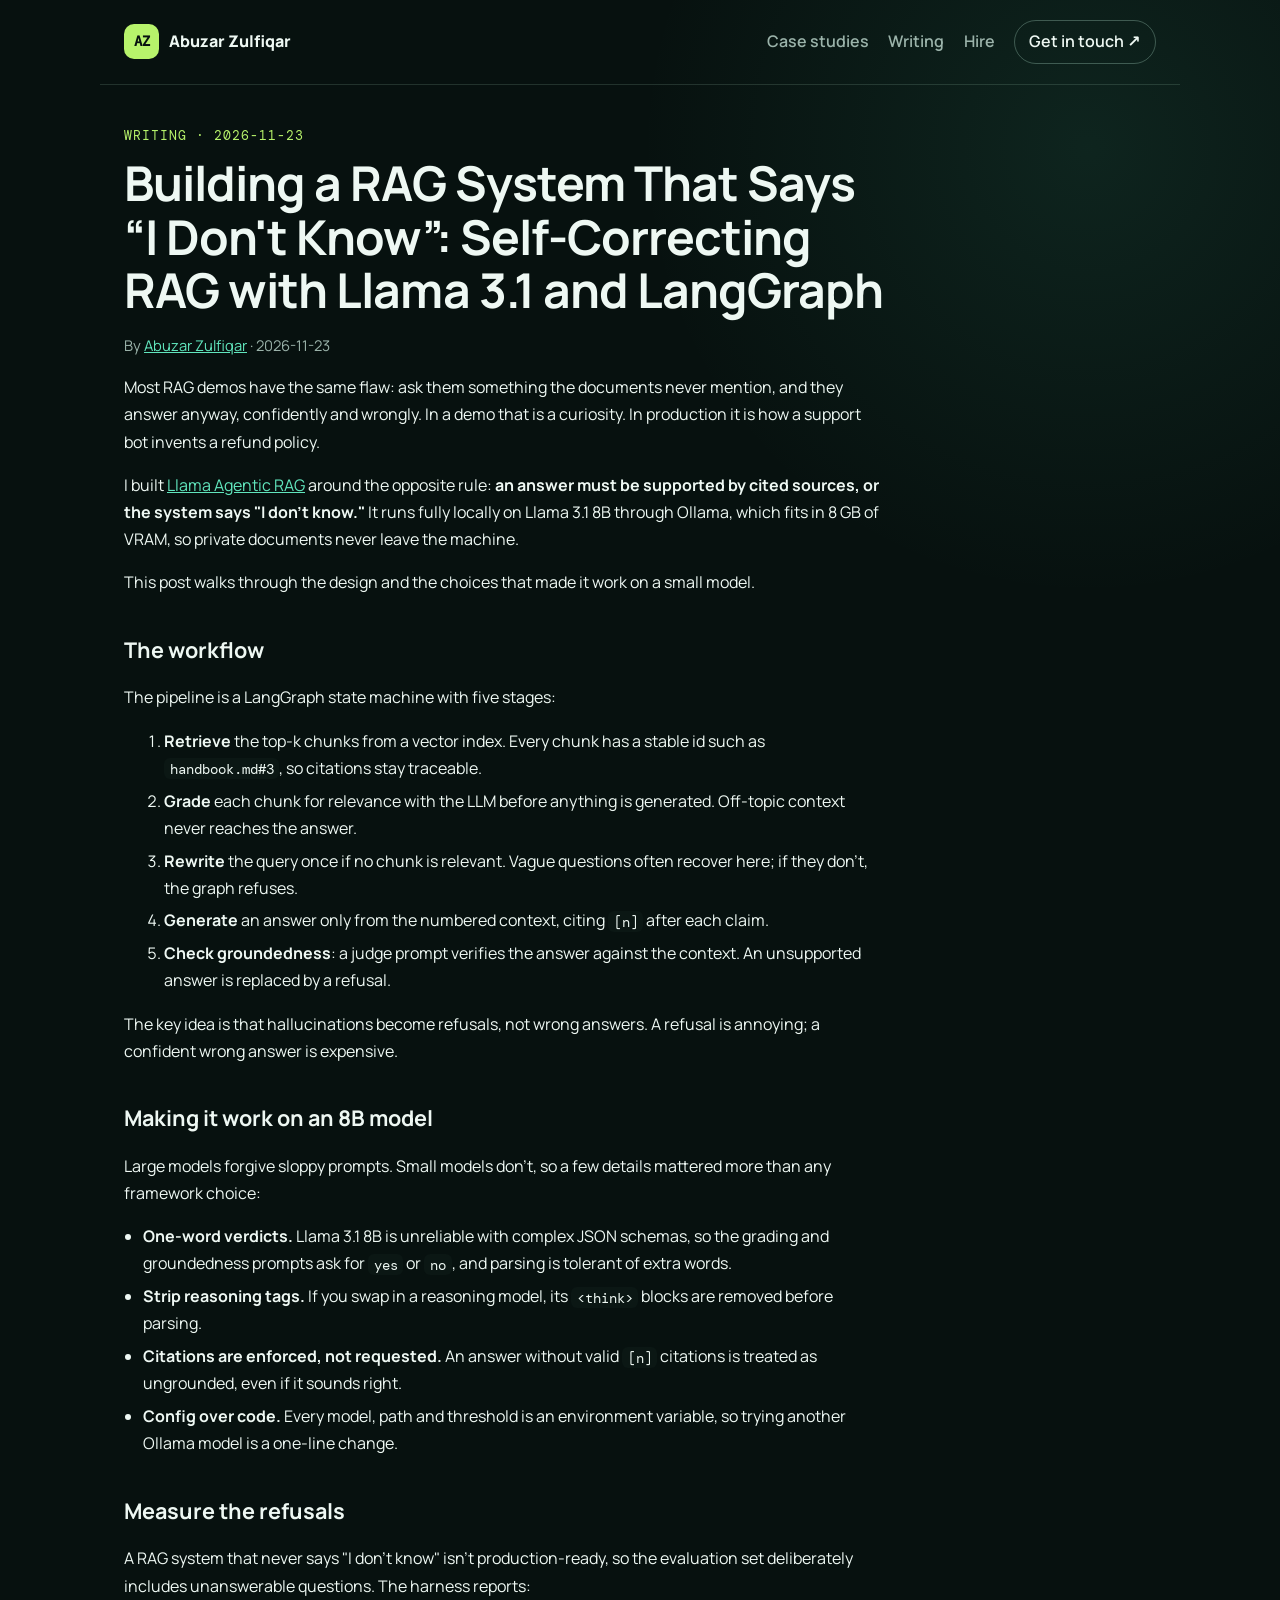
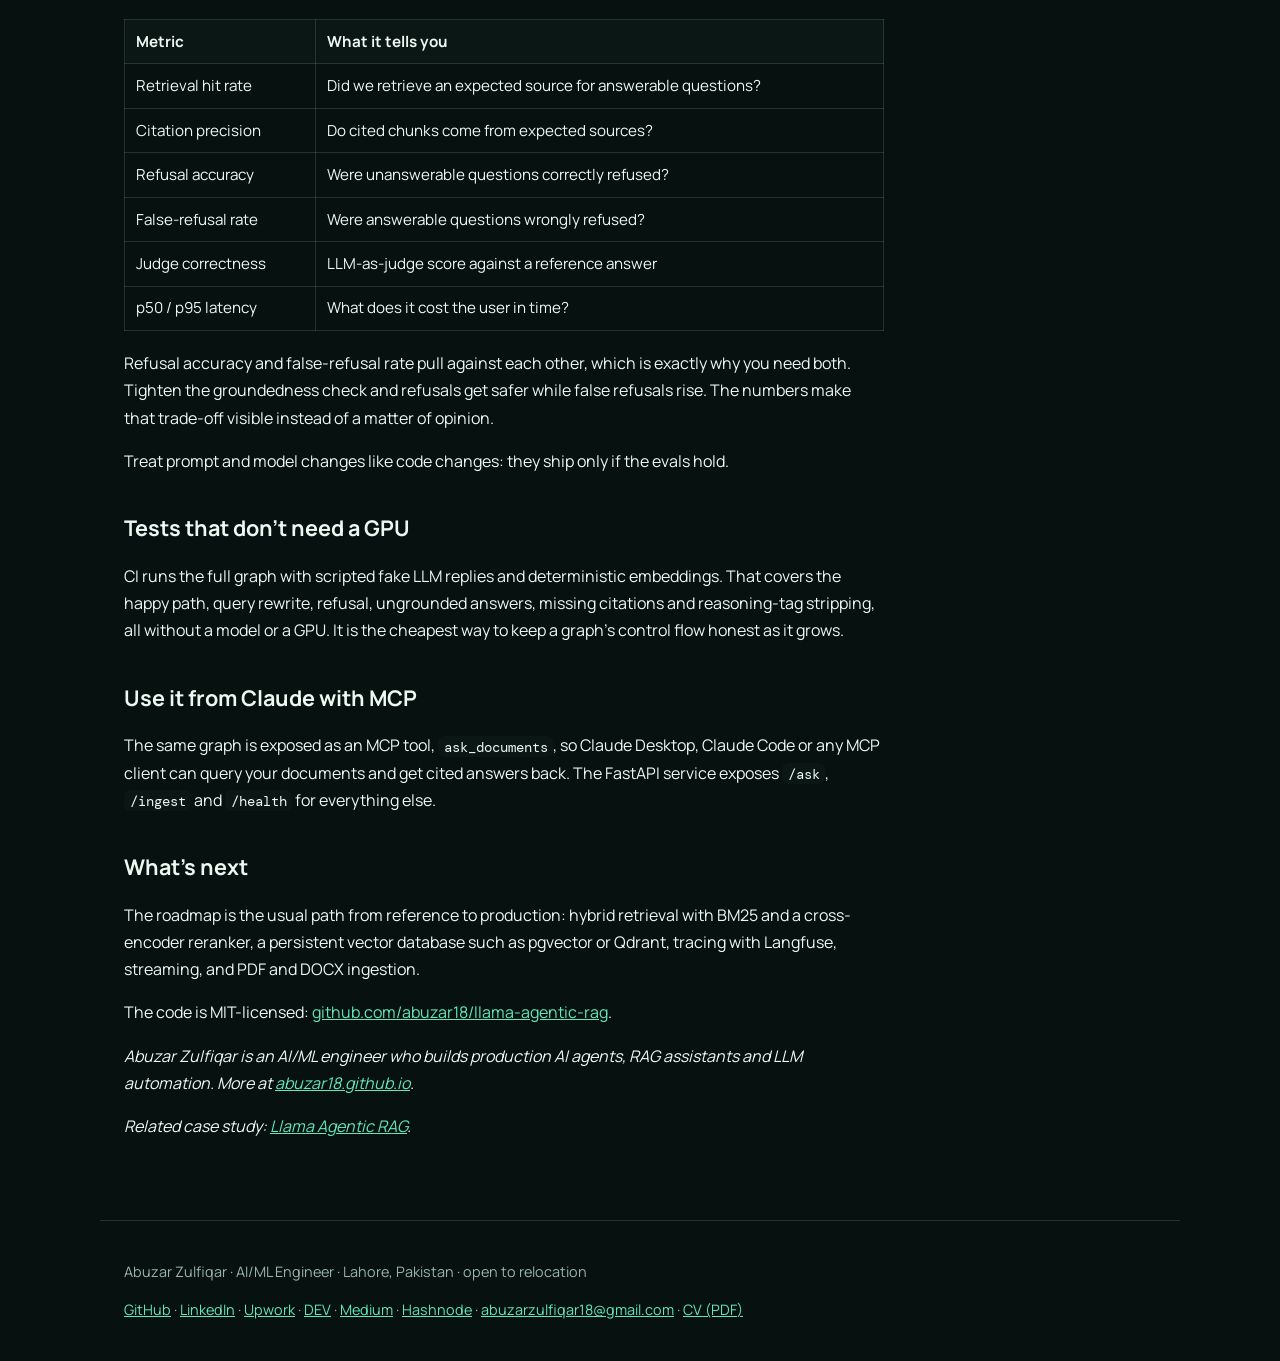
<file: blog/self-correcting-rag-llama-langgraph/index.html>
<!doctype html>
<html lang="en">
<head>
  <meta charset="utf-8">
  <meta name="viewport" content="width=device-width, initial-scale=1">
  <title>Building a RAG System That Says “I Don&#x27;t Know”: Self-Correcting RAG with Llama 3.1 and LangGraph | Abuzar Zulfiqar</title>
  <meta name="description" content="How to build a citation-grounded RAG pipeline on a local Llama model with relevance grading, query rewriting, groundedness checks and an evaluation suite that measures refusals.">
  <meta name="author" content="Abuzar Zulfiqar">
  <meta name="theme-color" content="#07110f">
  <meta name="color-scheme" content="dark">
  <link rel="canonical" href="https://abuzar18.github.io/blog/self-correcting-rag-llama-langgraph/">
  <meta property="og:type" content="article">
  <meta property="og:title" content="Building a RAG System That Says “I Don&#x27;t Know”: Self-Correcting RAG with Llama 3.1 and LangGraph | Abuzar Zulfiqar">
  <meta property="og:description" content="How to build a citation-grounded RAG pipeline on a local Llama model with relevance grading, query rewriting, groundedness checks and an evaluation suite that measures refusals.">
  <meta property="og:url" content="https://abuzar18.github.io/blog/self-correcting-rag-llama-langgraph/">
  <meta property="og:image" content="https://abuzar18.github.io/assets/og-abuzar-zulfiqar.jpg">
  <meta name="twitter:card" content="summary_large_image">
  <link rel="icon" href="../../assets/favicon.svg" type="image/svg+xml">
  <link rel="preconnect" href="https://fonts.googleapis.com">
  <link rel="preconnect" href="https://fonts.gstatic.com" crossorigin>
  <link href="https://fonts.googleapis.com/css2?family=DM+Mono:wght@400;500&family=Manrope:wght@400;500;600;700;800&display=swap" rel="stylesheet">
  <link rel="stylesheet" href="../../assets/pages.css?v=20261123-2">
  <script type="application/ld+json">{"@context": "https://schema.org", "@graph": [{"@type": "TechArticle", "headline": "Building a RAG System That Says “I Don't Know”: Self-Correcting RAG with Llama 3.1 and LangGraph", "description": "How to build a citation-grounded RAG pipeline on a local Llama model with relevance grading, query rewriting, groundedness checks and an evaluation suite that measures refusals.", "url": "https://abuzar18.github.io/blog/self-correcting-rag-llama-langgraph/", "datePublished": "2026-11-23", "dateModified": "2026-11-23", "author": {"@type": "Person", "@id": "https://abuzar18.github.io/#person", "name": "Abuzar Zulfiqar", "url": "https://abuzar18.github.io/"}, "keywords": "rag, llm, langgraph, python", "image": "https://abuzar18.github.io/assets/og-abuzar-zulfiqar.jpg", "mainEntityOfPage": "https://abuzar18.github.io/blog/self-correcting-rag-llama-langgraph/"}, {"@type": "BreadcrumbList", "itemListElement": [{"@type": "ListItem", "position": 1, "name": "Home", "item": "https://abuzar18.github.io/"}, {"@type": "ListItem", "position": 2, "name": "Writing", "item": "https://abuzar18.github.io/blog/"}, {"@type": "ListItem", "position": 3, "name": "Self-correcting RAG with Llama 3.1 and LangGraph", "item": "https://abuzar18.github.io/blog/self-correcting-rag-llama-langgraph/"}]}, {"@type": "Person", "@id": "https://abuzar18.github.io/#person", "name": "Abuzar Zulfiqar", "url": "https://abuzar18.github.io/"}]}</script>
</head>
<body>
  <header class="pg-header">
    <a class="pg-brand" href="../../"><span class="pg-mark">AZ</span> Abuzar Zulfiqar</a>
    <nav aria-label="Primary">
      <a href="../../projects/">Case studies</a>
      <a href="../../blog/">Writing</a>
      <a href="../../hire-ai-engineer/">Hire</a>
      <a class="pg-cta" href="mailto:abuzarzulfiqar18@gmail.com">Get in touch ↗</a>
    </nav>
  </header>
  <main class="pg-main">
    <article class="pg-article pg-prose">
      <p class="pg-kicker">Writing · 2026-11-23</p>
      <h1>Building a RAG System That Says “I Don&#x27;t Know”: Self-Correcting RAG with Llama 3.1 and LangGraph</h1>
      <p class="pg-meta">By <a href="../../">Abuzar Zulfiqar</a> · 2026-11-23</p>
      <p>Most RAG demos have the same flaw: ask them something the documents never mention, and they answer anyway, confidently and wrongly. In a demo that is a curiosity. In production it is how a support bot invents a refund policy.</p>
<p>I built <a href="https://github.com/abuzar18/llama-agentic-rag">Llama Agentic RAG</a> around the opposite rule: <strong>an answer must be supported by cited sources, or the system says "I don't know."</strong> It runs fully locally on Llama 3.1 8B through Ollama, which fits in 8 GB of VRAM, so private documents never leave the machine.</p>
<p>This post walks through the design and the choices that made it work on a small model.</p>
<h2>The workflow</h2>
<p>The pipeline is a LangGraph state machine with five stages:</p>
<ol>
<li><strong>Retrieve</strong> the top-k chunks from a vector index. Every chunk has a stable id such as <code>handbook.md#3</code>, so citations stay traceable.</li>
<li><strong>Grade</strong> each chunk for relevance with the LLM before anything is generated. Off-topic context never reaches the answer.</li>
<li><strong>Rewrite</strong> the query once if no chunk is relevant. Vague questions often recover here; if they don't, the graph refuses.</li>
<li><strong>Generate</strong> an answer only from the numbered context, citing <code>[n]</code> after each claim.</li>
<li><strong>Check groundedness</strong>: a judge prompt verifies the answer against the context. An unsupported answer is replaced by a refusal.</li>
</ol>
<p>The key idea is that hallucinations become refusals, not wrong answers. A refusal is annoying; a confident wrong answer is expensive.</p>
<h2>Making it work on an 8B model</h2>
<p>Large models forgive sloppy prompts. Small models don't, so a few details mattered more than any framework choice:</p>
<ul>
<li><strong>One-word verdicts.</strong> Llama 3.1 8B is unreliable with complex JSON schemas, so the grading and groundedness prompts ask for <code>yes</code> or <code>no</code>, and parsing is tolerant of extra words.</li>
<li><strong>Strip reasoning tags.</strong> If you swap in a reasoning model, its <code>&lt;think&gt;</code> blocks are removed before parsing.</li>
<li><strong>Citations are enforced, not requested.</strong> An answer without valid <code>[n]</code> citations is treated as ungrounded, even if it sounds right.</li>
<li><strong>Config over code.</strong> Every model, path and threshold is an environment variable, so trying another Ollama model is a one-line change.</li>
</ul>
<h2>Measure the refusals</h2>
<p>A RAG system that never says "I don't know" isn't production-ready, so the evaluation set deliberately includes unanswerable questions. The harness reports:</p>
<table>
<thead>
<tr>
<th>Metric</th>
<th>What it tells you</th>
</tr>
</thead>
<tbody>
<tr>
<td>Retrieval hit rate</td>
<td>Did we retrieve an expected source for answerable questions?</td>
</tr>
<tr>
<td>Citation precision</td>
<td>Do cited chunks come from expected sources?</td>
</tr>
<tr>
<td>Refusal accuracy</td>
<td>Were unanswerable questions correctly refused?</td>
</tr>
<tr>
<td>False-refusal rate</td>
<td>Were answerable questions wrongly refused?</td>
</tr>
<tr>
<td>Judge correctness</td>
<td>LLM-as-judge score against a reference answer</td>
</tr>
<tr>
<td>p50 / p95 latency</td>
<td>What does it cost the user in time?</td>
</tr>
</tbody>
</table>
<p>Refusal accuracy and false-refusal rate pull against each other, which is exactly why you need both. Tighten the groundedness check and refusals get safer while false refusals rise. The numbers make that trade-off visible instead of a matter of opinion.</p>
<p>Treat prompt and model changes like code changes: they ship only if the evals hold.</p>
<h2>Tests that don't need a GPU</h2>
<p>CI runs the full graph with scripted fake LLM replies and deterministic embeddings. That covers the happy path, query rewrite, refusal, ungrounded answers, missing citations and reasoning-tag stripping, all without a model or a GPU. It is the cheapest way to keep a graph's control flow honest as it grows.</p>
<h2>Use it from Claude with MCP</h2>
<p>The same graph is exposed as an MCP tool, <code>ask_documents</code>, so Claude Desktop, Claude Code or any MCP client can query your documents and get cited answers back. The FastAPI service exposes <code>/ask</code>, <code>/ingest</code> and <code>/health</code> for everything else.</p>
<h2>What's next</h2>
<p>The roadmap is the usual path from reference to production: hybrid retrieval with BM25 and a cross-encoder reranker, a persistent vector database such as pgvector or Qdrant, tracing with Langfuse, streaming, and PDF and DOCX ingestion.</p>
<p>The code is MIT-licensed: <a href="https://github.com/abuzar18/llama-agentic-rag">github.com/abuzar18/llama-agentic-rag</a>.</p>
<p><em>Abuzar Zulfiqar is an AI/ML engineer who builds production AI agents, RAG assistants and LLM automation. More at <a href="https://abuzar18.github.io/">abuzar18.github.io</a>.</em></p>
      <p><em>Related case study: <a href="../../projects/llama-agentic-rag/">Llama Agentic RAG</a>.</em></p>
    </article>
  </main>
  <footer class="pg-footer">
    <p>Abuzar Zulfiqar · AI/ML Engineer · Lahore, Pakistan · open to relocation</p>
    <p><a href="https://github.com/abuzar18" rel="me">GitHub</a> · <a href="https://www.linkedin.com/in/abuzar-zulfiqar/" rel="me">LinkedIn</a> · <a href="https://www.upwork.com/freelancers/abuzarz4" rel="me">Upwork</a> · <a href="https://dev.to/abuzar18" rel="me">DEV</a> · <a href="https://medium.com/@abuzarzulfiqar18" rel="me">Medium</a> · <a href="https://abuzar18.hashnode.dev/" rel="me">Hashnode</a> · <a href="mailto:abuzarzulfiqar18@gmail.com">abuzarzulfiqar18@gmail.com</a> · <a href="../../assets/Abuzar-Zulfiqar-CV.pdf">CV (PDF)</a></p>
  </footer>
</body>
</html>
</file>
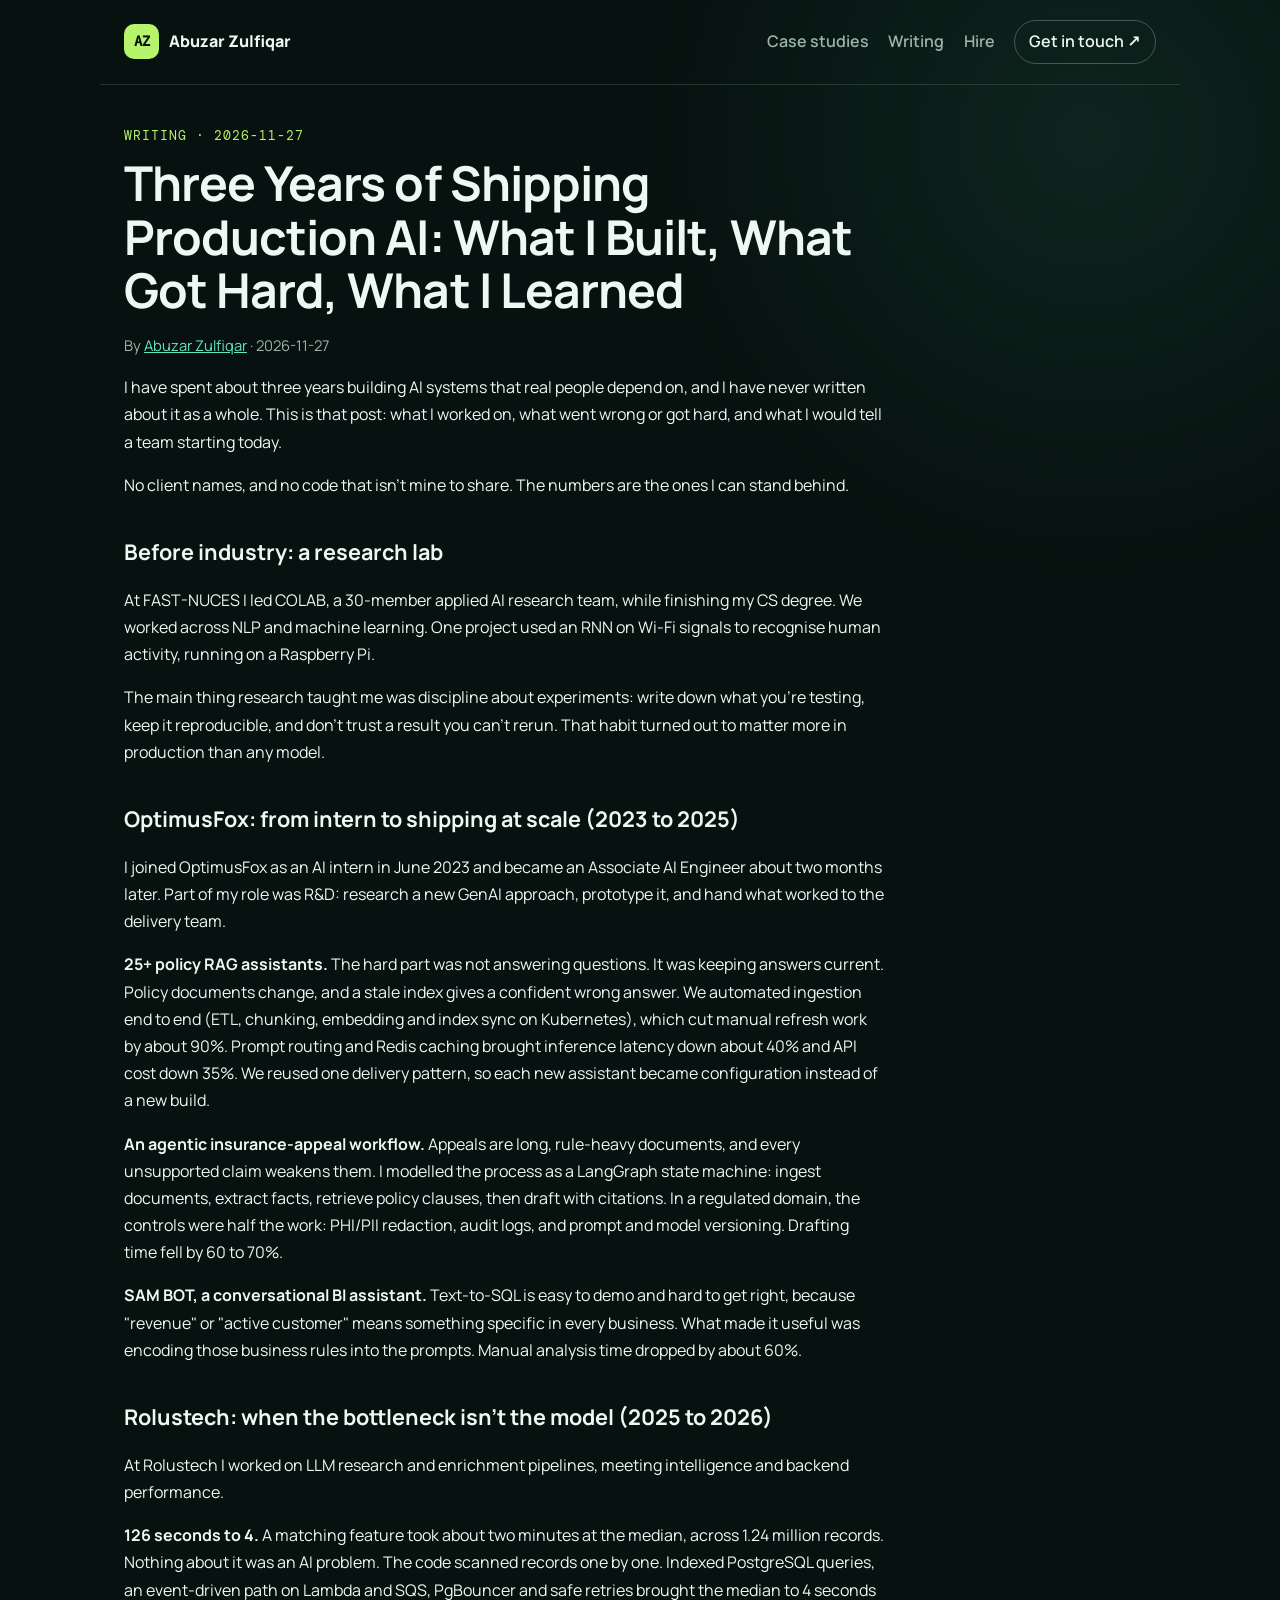
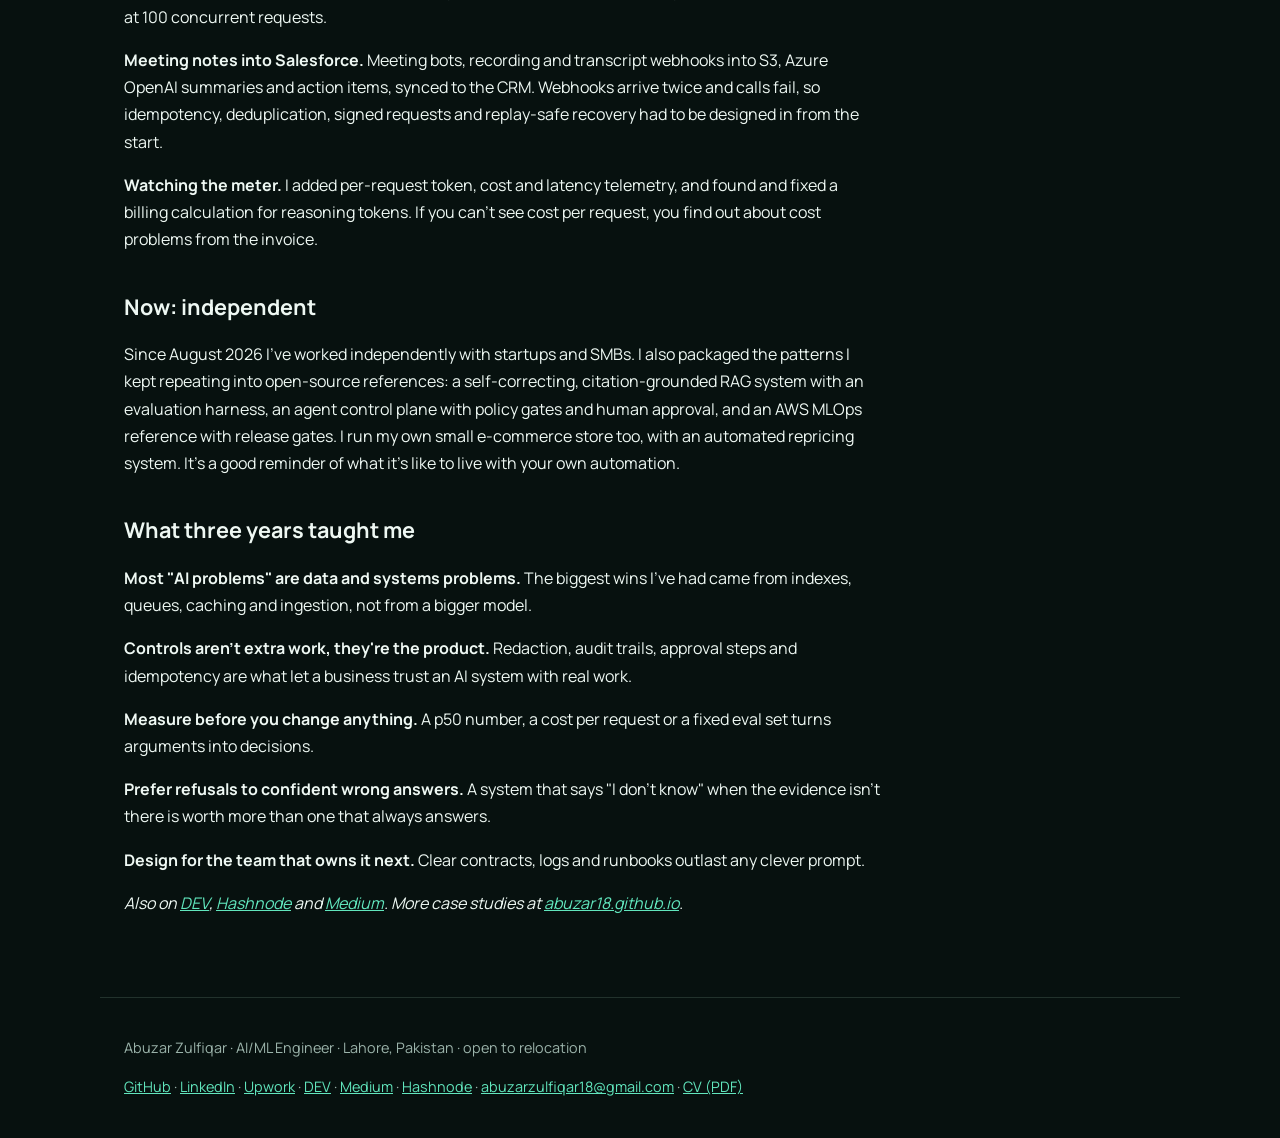
<file: blog/three-years-production-ai/index.html>
<!doctype html>
<html lang="en">
<head>
  <meta charset="utf-8">
  <meta name="viewport" content="width=device-width, initial-scale=1">
  <title>Three Years of Shipping Production AI: What I Built, What Got Hard, What I Learned | Abuzar Zulfiqar</title>
  <meta name="description" content="A look back at three years of building production AI: 25+ RAG assistants, an agentic insurance-appeal workflow, text-to-SQL, a 30x backend speedup and the lessons behind them.">
  <meta name="author" content="Abuzar Zulfiqar">
  <meta name="theme-color" content="#07110f">
  <meta name="color-scheme" content="dark">
  <link rel="canonical" href="https://abuzar18.github.io/blog/three-years-production-ai/">
  <meta property="og:type" content="article">
  <meta property="og:title" content="Three Years of Shipping Production AI: What I Built, What Got Hard, What I Learned | Abuzar Zulfiqar">
  <meta property="og:description" content="A look back at three years of building production AI: 25+ RAG assistants, an agentic insurance-appeal workflow, text-to-SQL, a 30x backend speedup and the lessons behind them.">
  <meta property="og:url" content="https://abuzar18.github.io/blog/three-years-production-ai/">
  <meta property="og:image" content="https://abuzar18.github.io/assets/og-abuzar-zulfiqar.jpg">
  <meta name="twitter:card" content="summary_large_image">
  <link rel="icon" href="../../assets/favicon.svg" type="image/svg+xml">
  <link rel="preconnect" href="https://fonts.googleapis.com">
  <link rel="preconnect" href="https://fonts.gstatic.com" crossorigin>
  <link href="https://fonts.googleapis.com/css2?family=DM+Mono:wght@400;500&family=Manrope:wght@400;500;600;700;800&display=swap" rel="stylesheet">
  <link rel="stylesheet" href="../../assets/pages.css?v=20261127-1">
  <script type="application/ld+json">{"@context": "https://schema.org", "@graph": [{"@type": "TechArticle", "headline": "Three Years of Shipping Production AI: What I Built, What Got Hard, What I Learned", "description": "A look back at three years of building production AI: 25+ RAG assistants, an agentic insurance-appeal workflow, text-to-SQL, a 30x backend speedup and the lessons behind them.", "url": "https://abuzar18.github.io/blog/three-years-production-ai/", "datePublished": "2026-11-27", "dateModified": "2026-11-27", "author": {"@type": "Person", "@id": "https://abuzar18.github.io/#person", "name": "Abuzar Zulfiqar", "url": "https://abuzar18.github.io/"}, "keywords": "ai engineering, rag, ai agents, career", "image": "https://abuzar18.github.io/assets/og-abuzar-zulfiqar.jpg", "mainEntityOfPage": "https://abuzar18.github.io/blog/three-years-production-ai/"}, {"@type": "BreadcrumbList", "itemListElement": [{"@type": "ListItem", "position": 1, "name": "Home", "item": "https://abuzar18.github.io/"}, {"@type": "ListItem", "position": 2, "name": "Writing", "item": "https://abuzar18.github.io/blog/"}, {"@type": "ListItem", "position": 3, "name": "Three years of shipping production AI", "item": "https://abuzar18.github.io/blog/three-years-production-ai/"}]}, {"@type": "Person", "@id": "https://abuzar18.github.io/#person", "name": "Abuzar Zulfiqar", "url": "https://abuzar18.github.io/"}]}</script>
</head>
<body>
  <header class="pg-header">
    <a class="pg-brand" href="../../"><span class="pg-mark">AZ</span> Abuzar Zulfiqar</a>
    <nav aria-label="Primary">
      <a href="../../projects/">Case studies</a>
      <a href="../../blog/">Writing</a>
      <a href="../../hire-ai-engineer/">Hire</a>
      <a class="pg-cta" href="mailto:abuzarzulfiqar18@gmail.com">Get in touch ↗</a>
    </nav>
  </header>
  <main class="pg-main">
    <article class="pg-article pg-prose">
      <p class="pg-kicker">Writing · 2026-11-27</p>
      <h1>Three Years of Shipping Production AI: What I Built, What Got Hard, What I Learned</h1>
      <p class="pg-meta">By <a href="../../">Abuzar Zulfiqar</a> · 2026-11-27</p>
      <p>I have spent about three years building AI systems that real people depend on, and I have never written about it as a whole. This is that post: what I worked on, what went wrong or got hard, and what I would tell a team starting today.</p>
<p>No client names, and no code that isn't mine to share. The numbers are the ones I can stand behind.</p>
<h2>Before industry: a research lab</h2>
<p>At FAST-NUCES I led COLAB, a 30-member applied AI research team, while finishing my CS degree. We worked across NLP and machine learning. One project used an RNN on Wi-Fi signals to recognise human activity, running on a Raspberry Pi.</p>
<p>The main thing research taught me was discipline about experiments: write down what you're testing, keep it reproducible, and don't trust a result you can't rerun. That habit turned out to matter more in production than any model.</p>
<h2>OptimusFox: from intern to shipping at scale (2023 to 2025)</h2>
<p>I joined OptimusFox as an AI intern in June 2023 and became an Associate AI Engineer about two months later. Part of my role was R&amp;D: research a new GenAI approach, prototype it, and hand what worked to the delivery team.</p>
<p><strong>25+ policy RAG assistants.</strong> The hard part was not answering questions. It was keeping answers current. Policy documents change, and a stale index gives a confident wrong answer. We automated ingestion end to end (ETL, chunking, embedding and index sync on Kubernetes), which cut manual refresh work by about 90%. Prompt routing and Redis caching brought inference latency down about 40% and API cost down 35%. We reused one delivery pattern, so each new assistant became configuration instead of a new build.</p>
<p><strong>An agentic insurance-appeal workflow.</strong> Appeals are long, rule-heavy documents, and every unsupported claim weakens them. I modelled the process as a LangGraph state machine: ingest documents, extract facts, retrieve policy clauses, then draft with citations. In a regulated domain, the controls were half the work: PHI/PII redaction, audit logs, and prompt and model versioning. Drafting time fell by 60 to 70%.</p>
<p><strong>SAM BOT, a conversational BI assistant.</strong> Text-to-SQL is easy to demo and hard to get right, because "revenue" or "active customer" means something specific in every business. What made it useful was encoding those business rules into the prompts. Manual analysis time dropped by about 60%.</p>
<h2>Rolustech: when the bottleneck isn't the model (2025 to 2026)</h2>
<p>At Rolustech I worked on LLM research and enrichment pipelines, meeting intelligence and backend performance.</p>
<p><strong>126 seconds to 4.</strong> A matching feature took about two minutes at the median, across 1.24 million records. Nothing about it was an AI problem. The code scanned records one by one. Indexed PostgreSQL queries, an event-driven path on Lambda and SQS, PgBouncer and safe retries brought the median to 4 seconds at 100 concurrent requests.</p>
<p><strong>Meeting notes into Salesforce.</strong> Meeting bots, recording and transcript webhooks into S3, Azure OpenAI summaries and action items, synced to the CRM. Webhooks arrive twice and calls fail, so idempotency, deduplication, signed requests and replay-safe recovery had to be designed in from the start.</p>
<p><strong>Watching the meter.</strong> I added per-request token, cost and latency telemetry, and found and fixed a billing calculation for reasoning tokens. If you can't see cost per request, you find out about cost problems from the invoice.</p>
<h2>Now: independent</h2>
<p>Since August 2026 I've worked independently with startups and SMBs. I also packaged the patterns I kept repeating into open-source references: a self-correcting, citation-grounded RAG system with an evaluation harness, an agent control plane with policy gates and human approval, and an AWS MLOps reference with release gates. I run my own small e-commerce store too, with an automated repricing system. It's a good reminder of what it's like to live with your own automation.</p>
<h2>What three years taught me</h2>
<p><strong>Most "AI problems" are data and systems problems.</strong> The biggest wins I've had came from indexes, queues, caching and ingestion, not from a bigger model.</p>
<p><strong>Controls aren't extra work, they're the product.</strong> Redaction, audit trails, approval steps and idempotency are what let a business trust an AI system with real work.</p>
<p><strong>Measure before you change anything.</strong> A p50 number, a cost per request or a fixed eval set turns arguments into decisions.</p>
<p><strong>Prefer refusals to confident wrong answers.</strong> A system that says "I don't know" when the evidence isn't there is worth more than one that always answers.</p>
<p><strong>Design for the team that owns it next.</strong> Clear contracts, logs and runbooks outlast any clever prompt.</p>
<p><em>Also on <a href="https://dev.to/abuzar18" rel="me">DEV</a>, <a href="https://abuzar18.hashnode.dev/" rel="me">Hashnode</a> and <a href="https://medium.com/@abuzarzulfiqar18" rel="me">Medium</a>. More case studies at <a href="https://abuzar18.github.io/projects/">abuzar18.github.io</a>.</em></p>
    </article>
  </main>
  <footer class="pg-footer">
    <p>Abuzar Zulfiqar · AI/ML Engineer · Lahore, Pakistan · open to relocation</p>
    <p><a href="https://github.com/abuzar18" rel="me">GitHub</a> · <a href="https://www.linkedin.com/in/abuzar-zulfiqar/" rel="me">LinkedIn</a> · <a href="https://www.upwork.com/freelancers/abuzarz4" rel="me">Upwork</a> · <a href="https://dev.to/abuzar18" rel="me">DEV</a> · <a href="https://medium.com/@abuzarzulfiqar18" rel="me">Medium</a> · <a href="https://abuzar18.hashnode.dev/" rel="me">Hashnode</a> · <a href="mailto:abuzarzulfiqar18@gmail.com">abuzarzulfiqar18@gmail.com</a> · <a href="../../assets/Abuzar-Zulfiqar-CV.pdf">CV (PDF)</a></p>
  </footer>
</body>
</html>
</file>
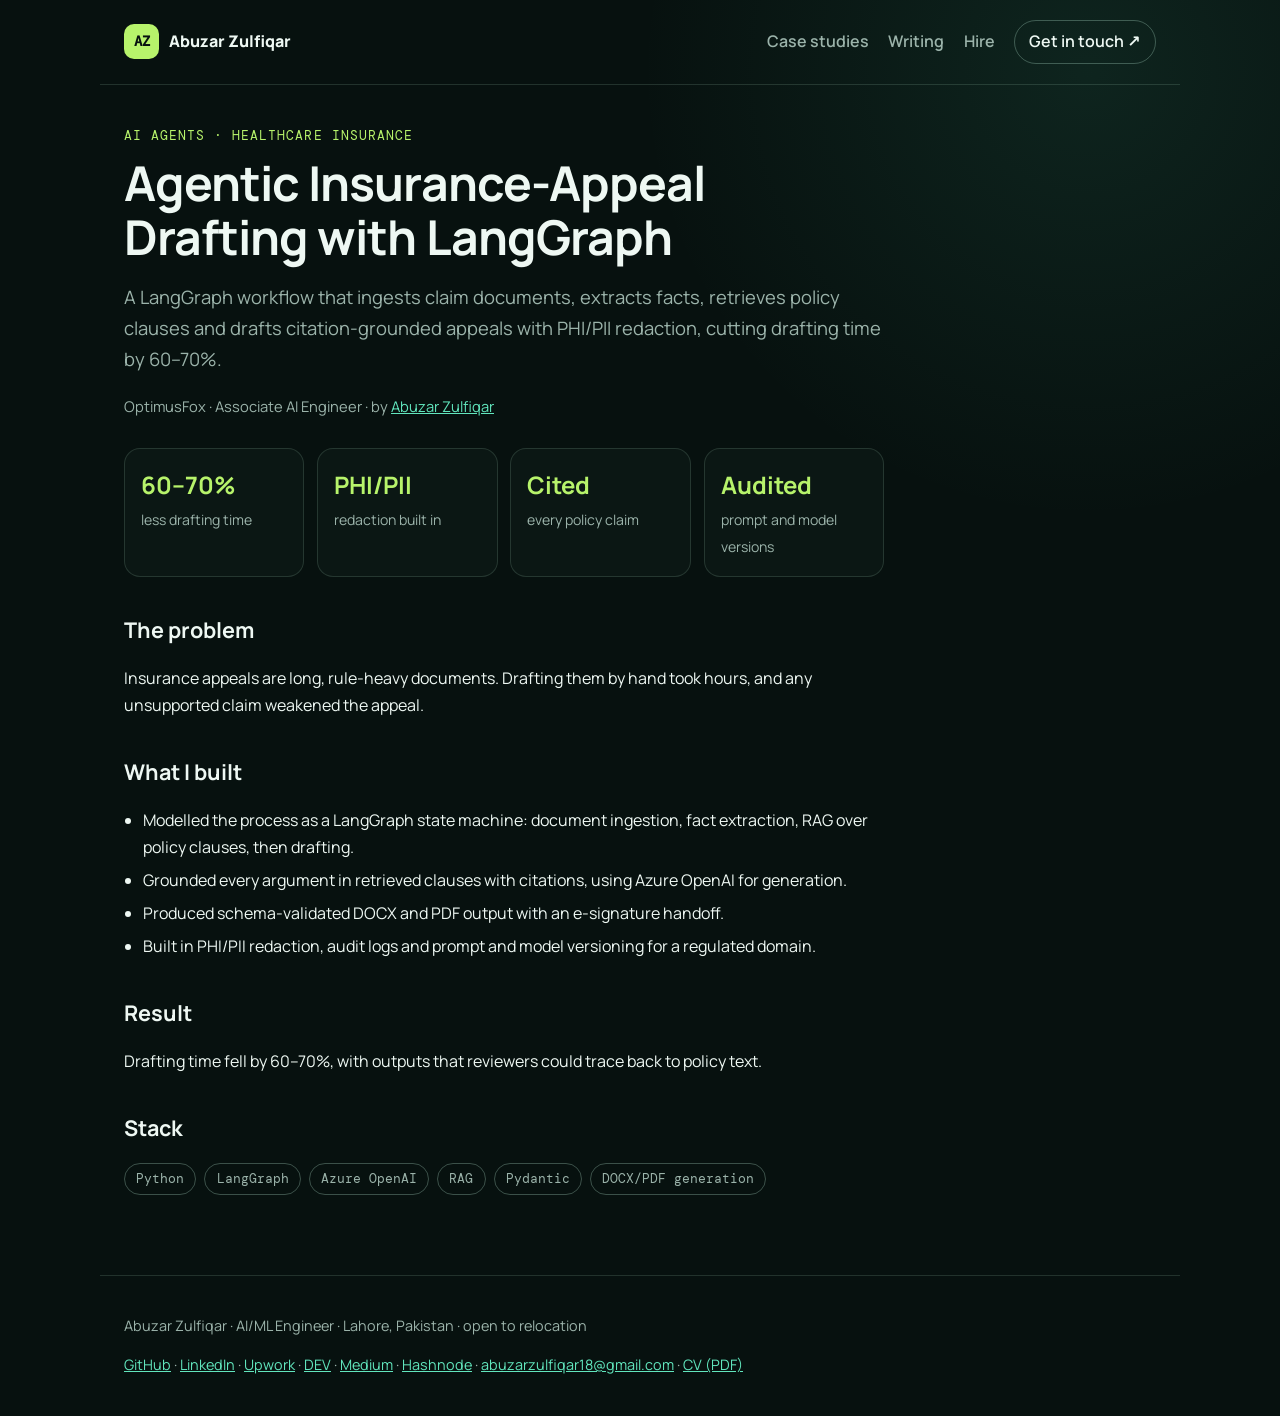
<file: projects/insurance-appeal-agent/index.html>
<!doctype html>
<html lang="en">
<head>
  <meta charset="utf-8">
  <meta name="viewport" content="width=device-width, initial-scale=1">
  <title>Agentic Insurance-Appeal Drafting with LangGraph | Abuzar Zulfiqar</title>
  <meta name="description" content="A LangGraph workflow that ingests claim documents, extracts facts, retrieves policy clauses and drafts citation-grounded appeals with PHI/PII redaction, cutting drafting time by 60–70%.">
  <meta name="author" content="Abuzar Zulfiqar">
  <meta name="theme-color" content="#07110f">
  <meta name="color-scheme" content="dark">
  <link rel="canonical" href="https://abuzar18.github.io/projects/insurance-appeal-agent/">
  <meta property="og:type" content="article">
  <meta property="og:title" content="Agentic Insurance-Appeal Drafting with LangGraph | Abuzar Zulfiqar">
  <meta property="og:description" content="A LangGraph workflow that ingests claim documents, extracts facts, retrieves policy clauses and drafts citation-grounded appeals with PHI/PII redaction, cutting drafting time by 60–70%.">
  <meta property="og:url" content="https://abuzar18.github.io/projects/insurance-appeal-agent/">
  <meta property="og:image" content="https://abuzar18.github.io/assets/og-abuzar-zulfiqar.jpg">
  <meta name="twitter:card" content="summary_large_image">
  <link rel="icon" href="../../assets/favicon.svg" type="image/svg+xml">
  <link rel="preconnect" href="https://fonts.googleapis.com">
  <link rel="preconnect" href="https://fonts.gstatic.com" crossorigin>
  <link href="https://fonts.googleapis.com/css2?family=DM+Mono:wght@400;500&family=Manrope:wght@400;500;600;700;800&display=swap" rel="stylesheet">
  <link rel="stylesheet" href="../../assets/pages.css?v=20261123-2">
  <script type="application/ld+json">{"@context": "https://schema.org", "@graph": [{"@type": "CreativeWork", "name": "Agentic Insurance-Appeal Drafting with LangGraph", "headline": "Agentic Insurance-Appeal Drafting with LangGraph", "description": "A LangGraph workflow that ingests claim documents, extracts facts, retrieves policy clauses and drafts citation-grounded appeals with PHI/PII redaction, cutting drafting time by 60–70%.", "url": "https://abuzar18.github.io/projects/insurance-appeal-agent/", "author": {"@type": "Person", "@id": "https://abuzar18.github.io/#person", "name": "Abuzar Zulfiqar", "url": "https://abuzar18.github.io/"}, "creator": {"@type": "Person", "@id": "https://abuzar18.github.io/#person", "name": "Abuzar Zulfiqar", "url": "https://abuzar18.github.io/"}, "keywords": "Python, LangGraph, Azure OpenAI, RAG, Pydantic, DOCX/PDF generation", "dateModified": "2026-11-26"}, {"@type": "BreadcrumbList", "itemListElement": [{"@type": "ListItem", "position": 1, "name": "Home", "item": "https://abuzar18.github.io/"}, {"@type": "ListItem", "position": 2, "name": "Case studies", "item": "https://abuzar18.github.io/projects/"}, {"@type": "ListItem", "position": 3, "name": "Agentic Insurance-Appeal Drafting with LangGraph", "item": "https://abuzar18.github.io/projects/insurance-appeal-agent/"}]}, {"@type": "Person", "@id": "https://abuzar18.github.io/#person", "name": "Abuzar Zulfiqar", "url": "https://abuzar18.github.io/"}]}</script>
</head>
<body>
  <header class="pg-header">
    <a class="pg-brand" href="../../"><span class="pg-mark">AZ</span> Abuzar Zulfiqar</a>
    <nav aria-label="Primary">
      <a href="../../projects/">Case studies</a>
      <a href="../../blog/">Writing</a>
      <a href="../../hire-ai-engineer/">Hire</a>
      <a class="pg-cta" href="mailto:abuzarzulfiqar18@gmail.com">Get in touch ↗</a>
    </nav>
  </header>
  <main class="pg-main">
    <article class="pg-article">
      <p class="pg-kicker">AI agents · Healthcare insurance</p>
      <h1>Agentic Insurance-Appeal Drafting with LangGraph</h1>
      <p class="pg-lede">A LangGraph workflow that ingests claim documents, extracts facts, retrieves policy clauses and drafts citation-grounded appeals with PHI/PII redaction, cutting drafting time by 60–70%.</p>
      <p class="pg-meta">OptimusFox · Associate AI Engineer · by <a href="../../">Abuzar Zulfiqar</a></p>
      <div class="pg-metrics"><div class="pg-metric"><strong>60–70%</strong><span>less drafting time</span></div><div class="pg-metric"><strong>PHI/PII</strong><span>redaction built in</span></div><div class="pg-metric"><strong>Cited</strong><span>every policy claim</span></div><div class="pg-metric"><strong>Audited</strong><span>prompt and model versions</span></div></div>
      <h2>The problem</h2>
      <p>Insurance appeals are long, rule-heavy documents. Drafting them by hand took hours, and any unsupported claim weakened the appeal.</p>
      <h2>What I built</h2>
      <ul><li>Modelled the process as a LangGraph state machine: document ingestion, fact extraction, RAG over policy clauses, then drafting.</li><li>Grounded every argument in retrieved clauses with citations, using Azure OpenAI for generation.</li><li>Produced schema-validated DOCX and PDF output with an e-signature handoff.</li><li>Built in PHI/PII redaction, audit logs and prompt and model versioning for a regulated domain.</li></ul>
      <h2>Result</h2>
      <p>Drafting time fell by 60–70%, with outputs that reviewers could trace back to policy text.</p>
      <h2>Stack</h2>
      <ul class="pg-tags"><li>Python</li><li>LangGraph</li><li>Azure OpenAI</li><li>RAG</li><li>Pydantic</li><li>DOCX/PDF generation</li></ul>
      
    </article>
  </main>
  <footer class="pg-footer">
    <p>Abuzar Zulfiqar · AI/ML Engineer · Lahore, Pakistan · open to relocation</p>
    <p><a href="https://github.com/abuzar18" rel="me">GitHub</a> · <a href="https://www.linkedin.com/in/abuzar-zulfiqar/" rel="me">LinkedIn</a> · <a href="https://www.upwork.com/freelancers/abuzarz4" rel="me">Upwork</a> · <a href="https://dev.to/abuzar18" rel="me">DEV</a> · <a href="https://medium.com/@abuzarzulfiqar18" rel="me">Medium</a> · <a href="https://abuzar18.hashnode.dev/" rel="me">Hashnode</a> · <a href="mailto:abuzarzulfiqar18@gmail.com">abuzarzulfiqar18@gmail.com</a> · <a href="../../assets/Abuzar-Zulfiqar-CV.pdf">CV (PDF)</a></p>
  </footer>
</body>
</html>
</file>
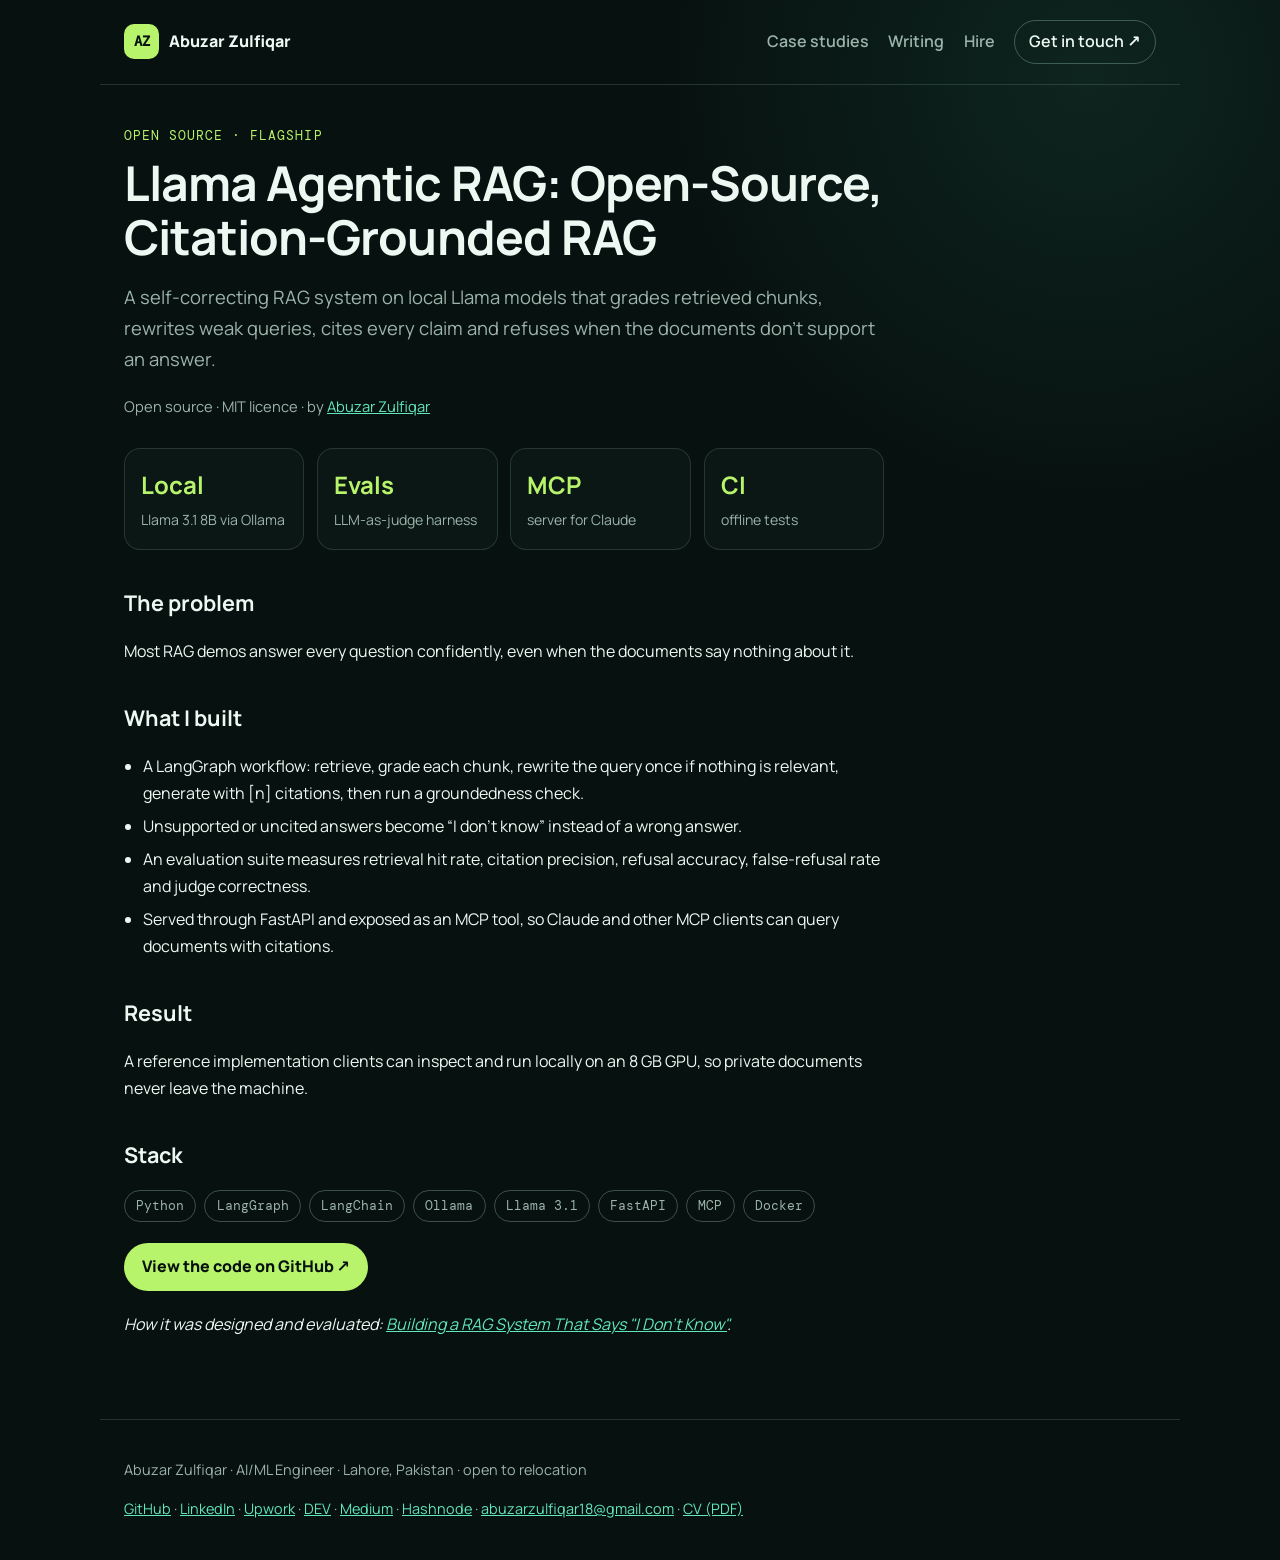
<file: projects/llama-agentic-rag/index.html>
<!doctype html>
<html lang="en">
<head>
  <meta charset="utf-8">
  <meta name="viewport" content="width=device-width, initial-scale=1">
  <title>Llama Agentic RAG: Open-Source, Citation-Grounded RAG | Abuzar Zulfiqar</title>
  <meta name="description" content="A self-correcting RAG system on local Llama models that grades retrieved chunks, rewrites weak queries, cites every claim and refuses when the documents don&#x27;t support an answer.">
  <meta name="author" content="Abuzar Zulfiqar">
  <meta name="theme-color" content="#07110f">
  <meta name="color-scheme" content="dark">
  <link rel="canonical" href="https://abuzar18.github.io/projects/llama-agentic-rag/">
  <meta property="og:type" content="article">
  <meta property="og:title" content="Llama Agentic RAG: Open-Source, Citation-Grounded RAG | Abuzar Zulfiqar">
  <meta property="og:description" content="A self-correcting RAG system on local Llama models that grades retrieved chunks, rewrites weak queries, cites every claim and refuses when the documents don&#x27;t support an answer.">
  <meta property="og:url" content="https://abuzar18.github.io/projects/llama-agentic-rag/">
  <meta property="og:image" content="https://abuzar18.github.io/assets/og-abuzar-zulfiqar.jpg">
  <meta name="twitter:card" content="summary_large_image">
  <link rel="icon" href="../../assets/favicon.svg" type="image/svg+xml">
  <link rel="preconnect" href="https://fonts.googleapis.com">
  <link rel="preconnect" href="https://fonts.gstatic.com" crossorigin>
  <link href="https://fonts.googleapis.com/css2?family=DM+Mono:wght@400;500&family=Manrope:wght@400;500;600;700;800&display=swap" rel="stylesheet">
  <link rel="stylesheet" href="../../assets/pages.css?v=20261123-2">
  <script type="application/ld+json">{"@context": "https://schema.org", "@graph": [{"@type": "CreativeWork", "name": "Llama Agentic RAG: Open-Source, Citation-Grounded RAG", "headline": "Llama Agentic RAG: Open-Source, Citation-Grounded RAG", "description": "A self-correcting RAG system on local Llama models that grades retrieved chunks, rewrites weak queries, cites every claim and refuses when the documents don't support an answer.", "url": "https://abuzar18.github.io/projects/llama-agentic-rag/", "author": {"@type": "Person", "@id": "https://abuzar18.github.io/#person", "name": "Abuzar Zulfiqar", "url": "https://abuzar18.github.io/"}, "creator": {"@type": "Person", "@id": "https://abuzar18.github.io/#person", "name": "Abuzar Zulfiqar", "url": "https://abuzar18.github.io/"}, "keywords": "Python, LangGraph, LangChain, Ollama, Llama 3.1, FastAPI, MCP, Docker", "dateModified": "2026-11-26"}, {"@type": "BreadcrumbList", "itemListElement": [{"@type": "ListItem", "position": 1, "name": "Home", "item": "https://abuzar18.github.io/"}, {"@type": "ListItem", "position": 2, "name": "Case studies", "item": "https://abuzar18.github.io/projects/"}, {"@type": "ListItem", "position": 3, "name": "Llama Agentic RAG: Open-Source, Citation-Grounded RAG", "item": "https://abuzar18.github.io/projects/llama-agentic-rag/"}]}, {"@type": "Person", "@id": "https://abuzar18.github.io/#person", "name": "Abuzar Zulfiqar", "url": "https://abuzar18.github.io/"}]}</script>
</head>
<body>
  <header class="pg-header">
    <a class="pg-brand" href="../../"><span class="pg-mark">AZ</span> Abuzar Zulfiqar</a>
    <nav aria-label="Primary">
      <a href="../../projects/">Case studies</a>
      <a href="../../blog/">Writing</a>
      <a href="../../hire-ai-engineer/">Hire</a>
      <a class="pg-cta" href="mailto:abuzarzulfiqar18@gmail.com">Get in touch ↗</a>
    </nav>
  </header>
  <main class="pg-main">
    <article class="pg-article">
      <p class="pg-kicker">Open source · Flagship</p>
      <h1>Llama Agentic RAG: Open-Source, Citation-Grounded RAG</h1>
      <p class="pg-lede">A self-correcting RAG system on local Llama models that grades retrieved chunks, rewrites weak queries, cites every claim and refuses when the documents don&#x27;t support an answer.</p>
      <p class="pg-meta">Open source · MIT licence · by <a href="../../">Abuzar Zulfiqar</a></p>
      <div class="pg-metrics"><div class="pg-metric"><strong>Local</strong><span>Llama 3.1 8B via Ollama</span></div><div class="pg-metric"><strong>Evals</strong><span>LLM-as-judge harness</span></div><div class="pg-metric"><strong>MCP</strong><span>server for Claude</span></div><div class="pg-metric"><strong>CI</strong><span>offline tests</span></div></div>
      <h2>The problem</h2>
      <p>Most RAG demos answer every question confidently, even when the documents say nothing about it.</p>
      <h2>What I built</h2>
      <ul><li>A LangGraph workflow: retrieve, grade each chunk, rewrite the query once if nothing is relevant, generate with [n] citations, then run a groundedness check.</li><li>Unsupported or uncited answers become “I don&#x27;t know” instead of a wrong answer.</li><li>An evaluation suite measures retrieval hit rate, citation precision, refusal accuracy, false-refusal rate and judge correctness.</li><li>Served through FastAPI and exposed as an MCP tool, so Claude and other MCP clients can query documents with citations.</li></ul>
      <h2>Result</h2>
      <p>A reference implementation clients can inspect and run locally on an 8 GB GPU, so private documents never leave the machine.</p>
      <h2>Stack</h2>
      <ul class="pg-tags"><li>Python</li><li>LangGraph</li><li>LangChain</li><li>Ollama</li><li>Llama 3.1</li><li>FastAPI</li><li>MCP</li><li>Docker</li></ul>
      <p><a class="pg-btn" href="https://github.com/abuzar18/llama-agentic-rag" rel="noreferrer">View the code on GitHub ↗</a></p>
      <p><em>How it was designed and evaluated: <a href="../../blog/self-correcting-rag-llama-langgraph/">Building a RAG System That Says "I Don't Know"</a>.</em></p>
    </article>
  </main>
  <footer class="pg-footer">
    <p>Abuzar Zulfiqar · AI/ML Engineer · Lahore, Pakistan · open to relocation</p>
    <p><a href="https://github.com/abuzar18" rel="me">GitHub</a> · <a href="https://www.linkedin.com/in/abuzar-zulfiqar/" rel="me">LinkedIn</a> · <a href="https://www.upwork.com/freelancers/abuzarz4" rel="me">Upwork</a> · <a href="https://dev.to/abuzar18" rel="me">DEV</a> · <a href="https://medium.com/@abuzarzulfiqar18" rel="me">Medium</a> · <a href="https://abuzar18.hashnode.dev/" rel="me">Hashnode</a> · <a href="mailto:abuzarzulfiqar18@gmail.com">abuzarzulfiqar18@gmail.com</a> · <a href="../../assets/Abuzar-Zulfiqar-CV.pdf">CV (PDF)</a></p>
  </footer>
</body>
</html>
</file>
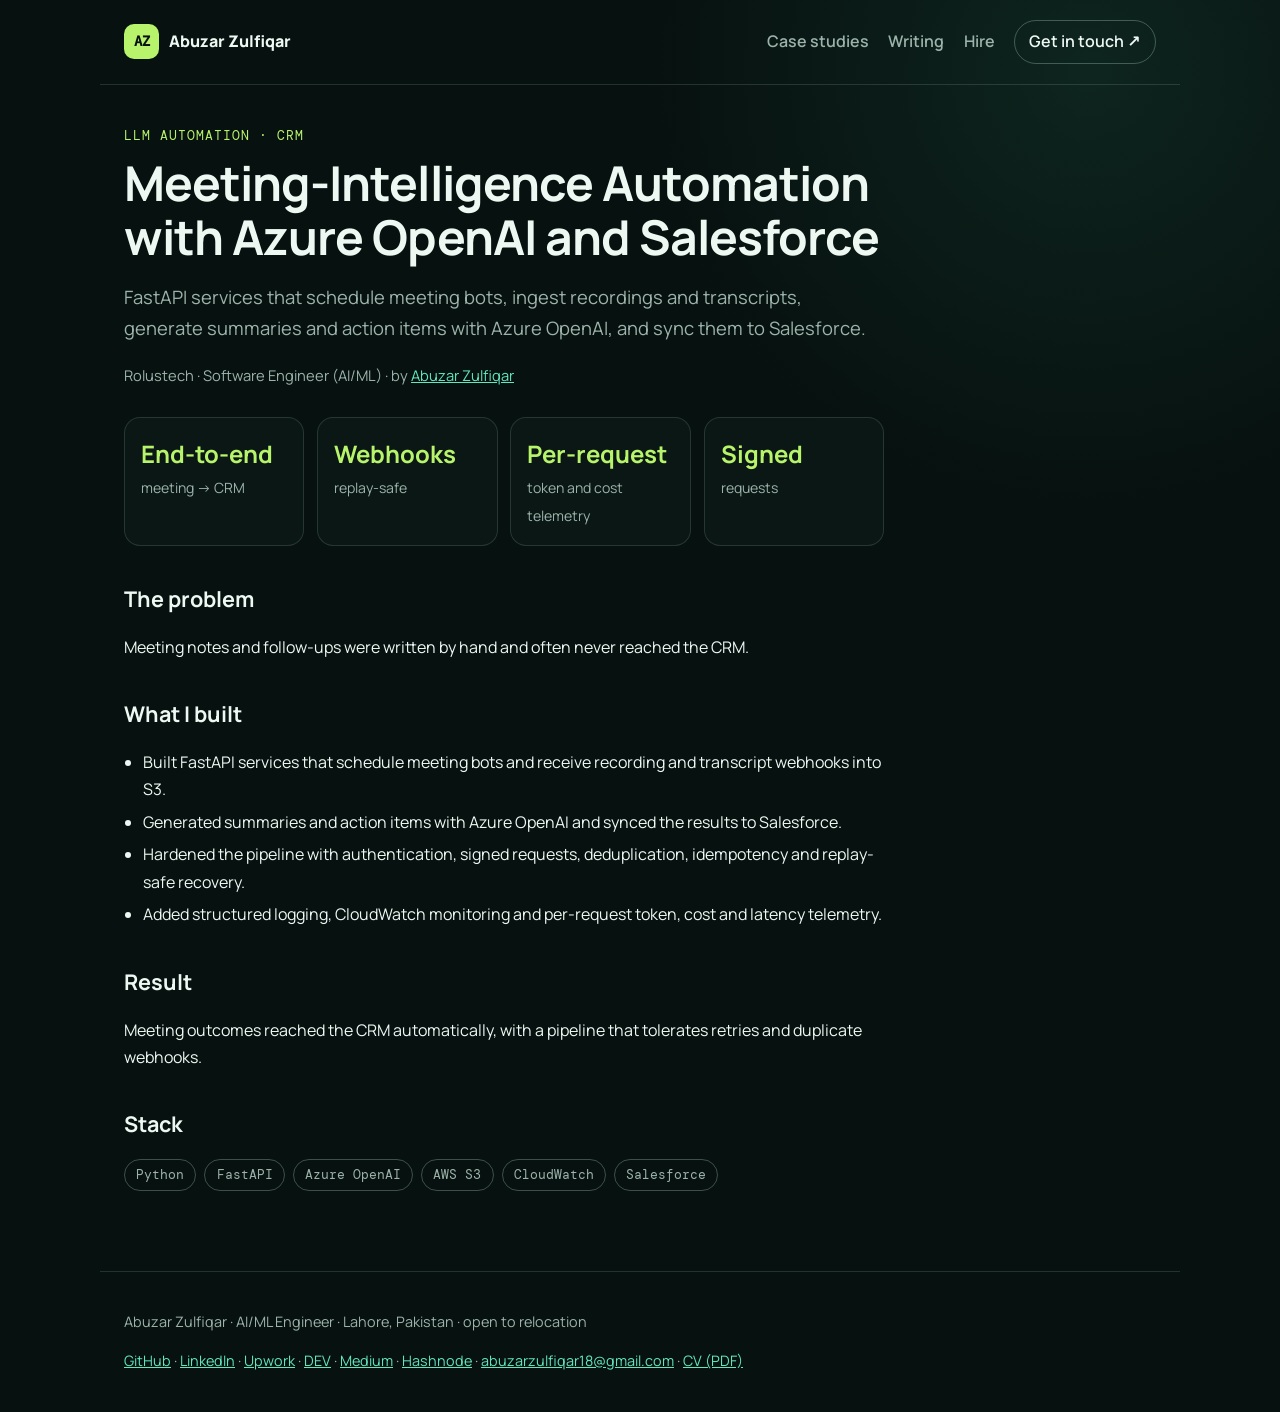
<file: projects/meeting-intelligence-automation/index.html>
<!doctype html>
<html lang="en">
<head>
  <meta charset="utf-8">
  <meta name="viewport" content="width=device-width, initial-scale=1">
  <title>Meeting-Intelligence Automation with Azure OpenAI and Salesforce | Abuzar Zulfiqar</title>
  <meta name="description" content="FastAPI services that schedule meeting bots, ingest recordings and transcripts, generate summaries and action items with Azure OpenAI, and sync them to Salesforce.">
  <meta name="author" content="Abuzar Zulfiqar">
  <meta name="theme-color" content="#07110f">
  <meta name="color-scheme" content="dark">
  <link rel="canonical" href="https://abuzar18.github.io/projects/meeting-intelligence-automation/">
  <meta property="og:type" content="article">
  <meta property="og:title" content="Meeting-Intelligence Automation with Azure OpenAI and Salesforce | Abuzar Zulfiqar">
  <meta property="og:description" content="FastAPI services that schedule meeting bots, ingest recordings and transcripts, generate summaries and action items with Azure OpenAI, and sync them to Salesforce.">
  <meta property="og:url" content="https://abuzar18.github.io/projects/meeting-intelligence-automation/">
  <meta property="og:image" content="https://abuzar18.github.io/assets/og-abuzar-zulfiqar.jpg">
  <meta name="twitter:card" content="summary_large_image">
  <link rel="icon" href="../../assets/favicon.svg" type="image/svg+xml">
  <link rel="preconnect" href="https://fonts.googleapis.com">
  <link rel="preconnect" href="https://fonts.gstatic.com" crossorigin>
  <link href="https://fonts.googleapis.com/css2?family=DM+Mono:wght@400;500&family=Manrope:wght@400;500;600;700;800&display=swap" rel="stylesheet">
  <link rel="stylesheet" href="../../assets/pages.css?v=20261123-2">
  <script type="application/ld+json">{"@context": "https://schema.org", "@graph": [{"@type": "CreativeWork", "name": "Meeting-Intelligence Automation with Azure OpenAI and Salesforce", "headline": "Meeting-Intelligence Automation with Azure OpenAI and Salesforce", "description": "FastAPI services that schedule meeting bots, ingest recordings and transcripts, generate summaries and action items with Azure OpenAI, and sync them to Salesforce.", "url": "https://abuzar18.github.io/projects/meeting-intelligence-automation/", "author": {"@type": "Person", "@id": "https://abuzar18.github.io/#person", "name": "Abuzar Zulfiqar", "url": "https://abuzar18.github.io/"}, "creator": {"@type": "Person", "@id": "https://abuzar18.github.io/#person", "name": "Abuzar Zulfiqar", "url": "https://abuzar18.github.io/"}, "keywords": "Python, FastAPI, Azure OpenAI, AWS S3, CloudWatch, Salesforce", "dateModified": "2026-11-26"}, {"@type": "BreadcrumbList", "itemListElement": [{"@type": "ListItem", "position": 1, "name": "Home", "item": "https://abuzar18.github.io/"}, {"@type": "ListItem", "position": 2, "name": "Case studies", "item": "https://abuzar18.github.io/projects/"}, {"@type": "ListItem", "position": 3, "name": "Meeting-Intelligence Automation with Azure OpenAI and Salesforce", "item": "https://abuzar18.github.io/projects/meeting-intelligence-automation/"}]}, {"@type": "Person", "@id": "https://abuzar18.github.io/#person", "name": "Abuzar Zulfiqar", "url": "https://abuzar18.github.io/"}]}</script>
</head>
<body>
  <header class="pg-header">
    <a class="pg-brand" href="../../"><span class="pg-mark">AZ</span> Abuzar Zulfiqar</a>
    <nav aria-label="Primary">
      <a href="../../projects/">Case studies</a>
      <a href="../../blog/">Writing</a>
      <a href="../../hire-ai-engineer/">Hire</a>
      <a class="pg-cta" href="mailto:abuzarzulfiqar18@gmail.com">Get in touch ↗</a>
    </nav>
  </header>
  <main class="pg-main">
    <article class="pg-article">
      <p class="pg-kicker">LLM automation · CRM</p>
      <h1>Meeting-Intelligence Automation with Azure OpenAI and Salesforce</h1>
      <p class="pg-lede">FastAPI services that schedule meeting bots, ingest recordings and transcripts, generate summaries and action items with Azure OpenAI, and sync them to Salesforce.</p>
      <p class="pg-meta">Rolustech · Software Engineer (AI/ML) · by <a href="../../">Abuzar Zulfiqar</a></p>
      <div class="pg-metrics"><div class="pg-metric"><strong>End-to-end</strong><span>meeting → CRM</span></div><div class="pg-metric"><strong>Webhooks</strong><span>replay-safe</span></div><div class="pg-metric"><strong>Per-request</strong><span>token and cost telemetry</span></div><div class="pg-metric"><strong>Signed</strong><span>requests</span></div></div>
      <h2>The problem</h2>
      <p>Meeting notes and follow-ups were written by hand and often never reached the CRM.</p>
      <h2>What I built</h2>
      <ul><li>Built FastAPI services that schedule meeting bots and receive recording and transcript webhooks into S3.</li><li>Generated summaries and action items with Azure OpenAI and synced the results to Salesforce.</li><li>Hardened the pipeline with authentication, signed requests, deduplication, idempotency and replay-safe recovery.</li><li>Added structured logging, CloudWatch monitoring and per-request token, cost and latency telemetry.</li></ul>
      <h2>Result</h2>
      <p>Meeting outcomes reached the CRM automatically, with a pipeline that tolerates retries and duplicate webhooks.</p>
      <h2>Stack</h2>
      <ul class="pg-tags"><li>Python</li><li>FastAPI</li><li>Azure OpenAI</li><li>AWS S3</li><li>CloudWatch</li><li>Salesforce</li></ul>
      
    </article>
  </main>
  <footer class="pg-footer">
    <p>Abuzar Zulfiqar · AI/ML Engineer · Lahore, Pakistan · open to relocation</p>
    <p><a href="https://github.com/abuzar18" rel="me">GitHub</a> · <a href="https://www.linkedin.com/in/abuzar-zulfiqar/" rel="me">LinkedIn</a> · <a href="https://www.upwork.com/freelancers/abuzarz4" rel="me">Upwork</a> · <a href="https://dev.to/abuzar18" rel="me">DEV</a> · <a href="https://medium.com/@abuzarzulfiqar18" rel="me">Medium</a> · <a href="https://abuzar18.hashnode.dev/" rel="me">Hashnode</a> · <a href="mailto:abuzarzulfiqar18@gmail.com">abuzarzulfiqar18@gmail.com</a> · <a href="../../assets/Abuzar-Zulfiqar-CV.pdf">CV (PDF)</a></p>
  </footer>
</body>
</html>
</file>
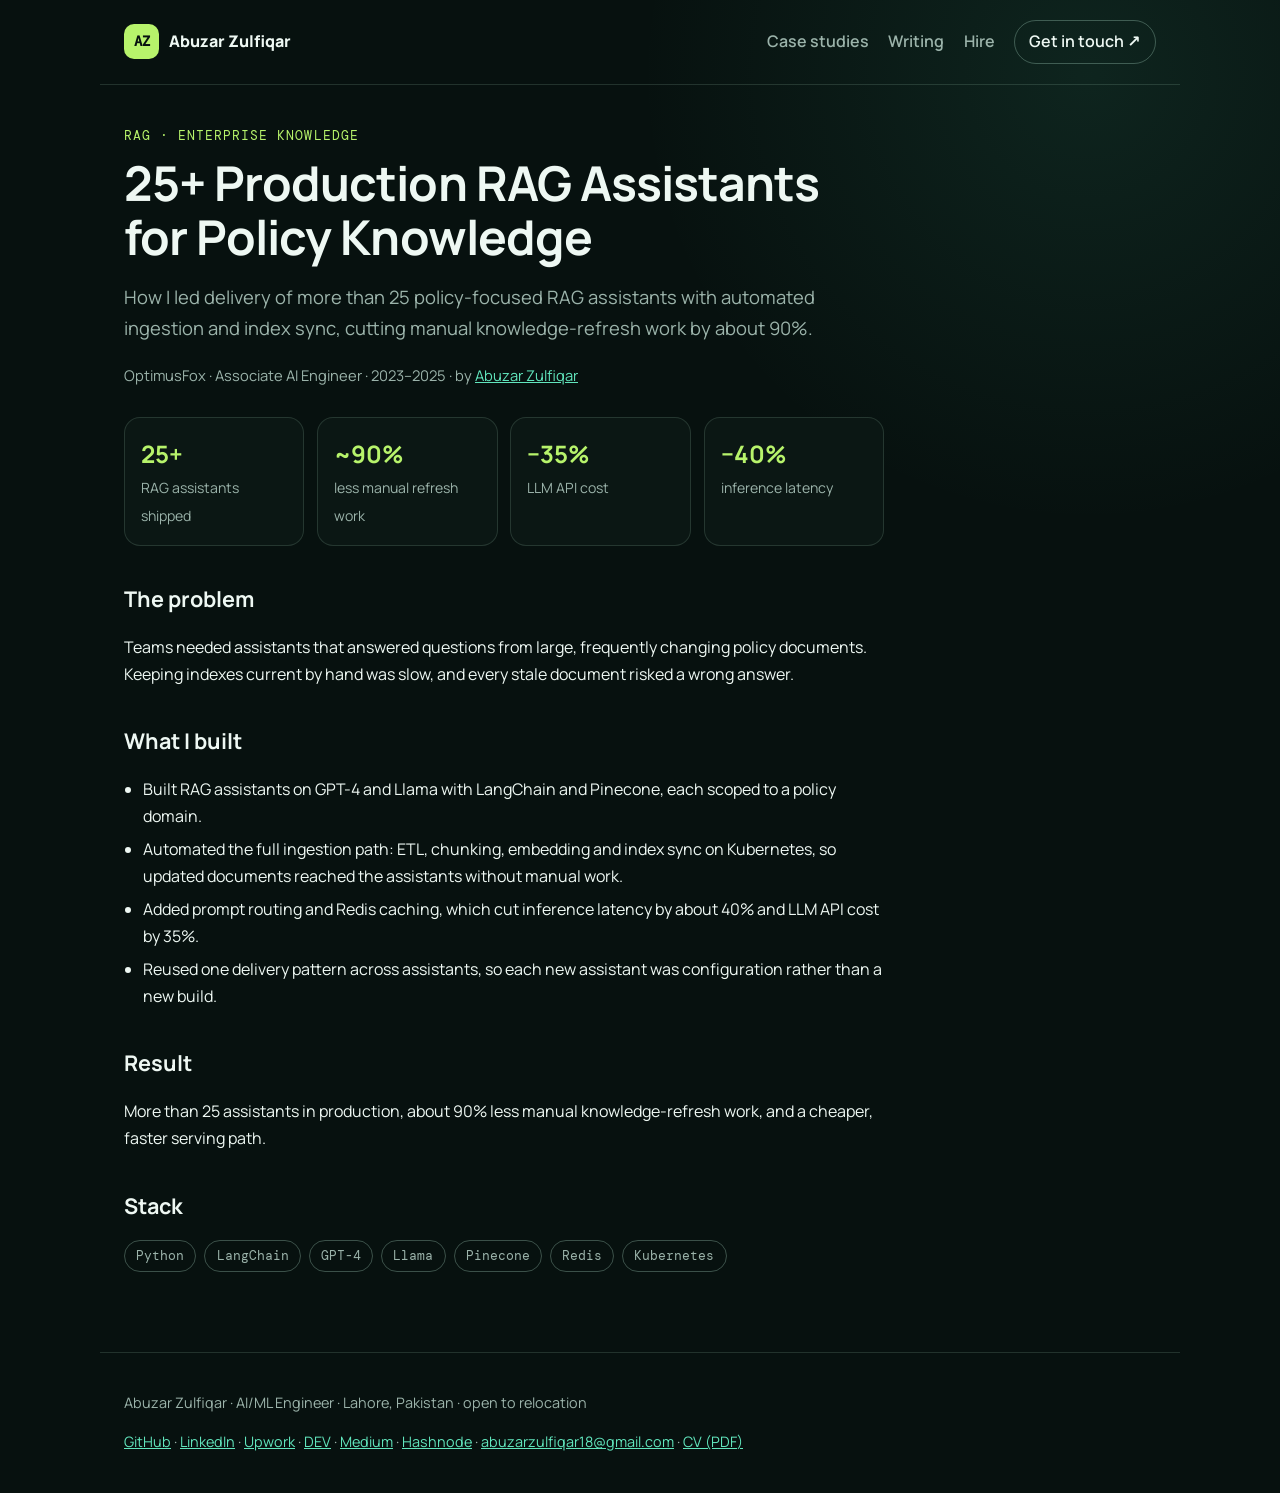
<file: projects/policy-rag-assistants/index.html>
<!doctype html>
<html lang="en">
<head>
  <meta charset="utf-8">
  <meta name="viewport" content="width=device-width, initial-scale=1">
  <title>25+ Production RAG Assistants for Policy Knowledge | Abuzar Zulfiqar</title>
  <meta name="description" content="How I led delivery of more than 25 policy-focused RAG assistants with automated ingestion and index sync, cutting manual knowledge-refresh work by about 90%.">
  <meta name="author" content="Abuzar Zulfiqar">
  <meta name="theme-color" content="#07110f">
  <meta name="color-scheme" content="dark">
  <link rel="canonical" href="https://abuzar18.github.io/projects/policy-rag-assistants/">
  <meta property="og:type" content="article">
  <meta property="og:title" content="25+ Production RAG Assistants for Policy Knowledge | Abuzar Zulfiqar">
  <meta property="og:description" content="How I led delivery of more than 25 policy-focused RAG assistants with automated ingestion and index sync, cutting manual knowledge-refresh work by about 90%.">
  <meta property="og:url" content="https://abuzar18.github.io/projects/policy-rag-assistants/">
  <meta property="og:image" content="https://abuzar18.github.io/assets/og-abuzar-zulfiqar.jpg">
  <meta name="twitter:card" content="summary_large_image">
  <link rel="icon" href="../../assets/favicon.svg" type="image/svg+xml">
  <link rel="preconnect" href="https://fonts.googleapis.com">
  <link rel="preconnect" href="https://fonts.gstatic.com" crossorigin>
  <link href="https://fonts.googleapis.com/css2?family=DM+Mono:wght@400;500&family=Manrope:wght@400;500;600;700;800&display=swap" rel="stylesheet">
  <link rel="stylesheet" href="../../assets/pages.css?v=20261123-2">
  <script type="application/ld+json">{"@context": "https://schema.org", "@graph": [{"@type": "CreativeWork", "name": "25+ Production RAG Assistants for Policy Knowledge", "headline": "25+ Production RAG Assistants for Policy Knowledge", "description": "How I led delivery of more than 25 policy-focused RAG assistants with automated ingestion and index sync, cutting manual knowledge-refresh work by about 90%.", "url": "https://abuzar18.github.io/projects/policy-rag-assistants/", "author": {"@type": "Person", "@id": "https://abuzar18.github.io/#person", "name": "Abuzar Zulfiqar", "url": "https://abuzar18.github.io/"}, "creator": {"@type": "Person", "@id": "https://abuzar18.github.io/#person", "name": "Abuzar Zulfiqar", "url": "https://abuzar18.github.io/"}, "keywords": "Python, LangChain, GPT-4, Llama, Pinecone, Redis, Kubernetes", "dateModified": "2026-11-26"}, {"@type": "BreadcrumbList", "itemListElement": [{"@type": "ListItem", "position": 1, "name": "Home", "item": "https://abuzar18.github.io/"}, {"@type": "ListItem", "position": 2, "name": "Case studies", "item": "https://abuzar18.github.io/projects/"}, {"@type": "ListItem", "position": 3, "name": "25+ Production RAG Assistants for Policy Knowledge", "item": "https://abuzar18.github.io/projects/policy-rag-assistants/"}]}, {"@type": "Person", "@id": "https://abuzar18.github.io/#person", "name": "Abuzar Zulfiqar", "url": "https://abuzar18.github.io/"}]}</script>
</head>
<body>
  <header class="pg-header">
    <a class="pg-brand" href="../../"><span class="pg-mark">AZ</span> Abuzar Zulfiqar</a>
    <nav aria-label="Primary">
      <a href="../../projects/">Case studies</a>
      <a href="../../blog/">Writing</a>
      <a href="../../hire-ai-engineer/">Hire</a>
      <a class="pg-cta" href="mailto:abuzarzulfiqar18@gmail.com">Get in touch ↗</a>
    </nav>
  </header>
  <main class="pg-main">
    <article class="pg-article">
      <p class="pg-kicker">RAG · Enterprise knowledge</p>
      <h1>25+ Production RAG Assistants for Policy Knowledge</h1>
      <p class="pg-lede">How I led delivery of more than 25 policy-focused RAG assistants with automated ingestion and index sync, cutting manual knowledge-refresh work by about 90%.</p>
      <p class="pg-meta">OptimusFox · Associate AI Engineer · 2023–2025 · by <a href="../../">Abuzar Zulfiqar</a></p>
      <div class="pg-metrics"><div class="pg-metric"><strong>25+</strong><span>RAG assistants shipped</span></div><div class="pg-metric"><strong>~90%</strong><span>less manual refresh work</span></div><div class="pg-metric"><strong>−35%</strong><span>LLM API cost</span></div><div class="pg-metric"><strong>−40%</strong><span>inference latency</span></div></div>
      <h2>The problem</h2>
      <p>Teams needed assistants that answered questions from large, frequently changing policy documents. Keeping indexes current by hand was slow, and every stale document risked a wrong answer.</p>
      <h2>What I built</h2>
      <ul><li>Built RAG assistants on GPT-4 and Llama with LangChain and Pinecone, each scoped to a policy domain.</li><li>Automated the full ingestion path: ETL, chunking, embedding and index sync on Kubernetes, so updated documents reached the assistants without manual work.</li><li>Added prompt routing and Redis caching, which cut inference latency by about 40% and LLM API cost by 35%.</li><li>Reused one delivery pattern across assistants, so each new assistant was configuration rather than a new build.</li></ul>
      <h2>Result</h2>
      <p>More than 25 assistants in production, about 90% less manual knowledge-refresh work, and a cheaper, faster serving path.</p>
      <h2>Stack</h2>
      <ul class="pg-tags"><li>Python</li><li>LangChain</li><li>GPT-4</li><li>Llama</li><li>Pinecone</li><li>Redis</li><li>Kubernetes</li></ul>
      
    </article>
  </main>
  <footer class="pg-footer">
    <p>Abuzar Zulfiqar · AI/ML Engineer · Lahore, Pakistan · open to relocation</p>
    <p><a href="https://github.com/abuzar18" rel="me">GitHub</a> · <a href="https://www.linkedin.com/in/abuzar-zulfiqar/" rel="me">LinkedIn</a> · <a href="https://www.upwork.com/freelancers/abuzarz4" rel="me">Upwork</a> · <a href="https://dev.to/abuzar18" rel="me">DEV</a> · <a href="https://medium.com/@abuzarzulfiqar18" rel="me">Medium</a> · <a href="https://abuzar18.hashnode.dev/" rel="me">Hashnode</a> · <a href="mailto:abuzarzulfiqar18@gmail.com">abuzarzulfiqar18@gmail.com</a> · <a href="../../assets/Abuzar-Zulfiqar-CV.pdf">CV (PDF)</a></p>
  </footer>
</body>
</html>
</file>
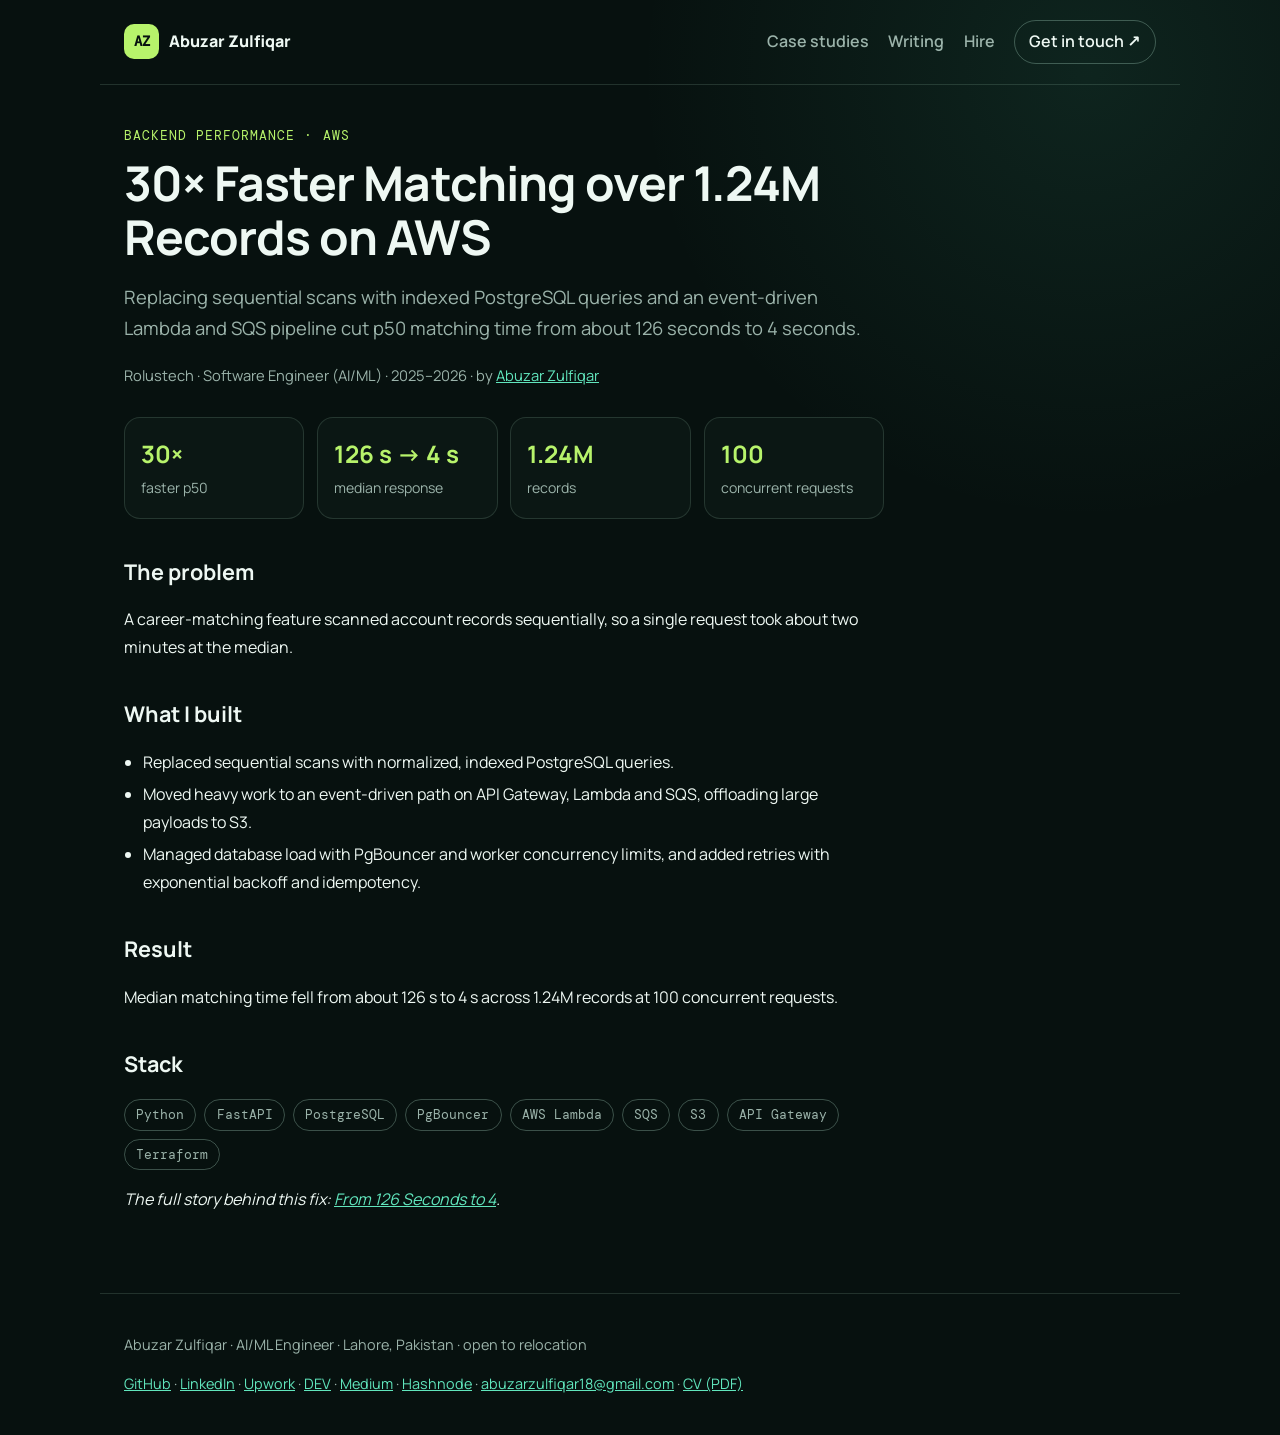
<file: projects/serverless-matching-30x/index.html>
<!doctype html>
<html lang="en">
<head>
  <meta charset="utf-8">
  <meta name="viewport" content="width=device-width, initial-scale=1">
  <title>30× Faster Matching over 1.24M Records on AWS | Abuzar Zulfiqar</title>
  <meta name="description" content="Replacing sequential scans with indexed PostgreSQL queries and an event-driven Lambda and SQS pipeline cut p50 matching time from about 126 seconds to 4 seconds.">
  <meta name="author" content="Abuzar Zulfiqar">
  <meta name="theme-color" content="#07110f">
  <meta name="color-scheme" content="dark">
  <link rel="canonical" href="https://abuzar18.github.io/projects/serverless-matching-30x/">
  <meta property="og:type" content="article">
  <meta property="og:title" content="30× Faster Matching over 1.24M Records on AWS | Abuzar Zulfiqar">
  <meta property="og:description" content="Replacing sequential scans with indexed PostgreSQL queries and an event-driven Lambda and SQS pipeline cut p50 matching time from about 126 seconds to 4 seconds.">
  <meta property="og:url" content="https://abuzar18.github.io/projects/serverless-matching-30x/">
  <meta property="og:image" content="https://abuzar18.github.io/assets/og-abuzar-zulfiqar.jpg">
  <meta name="twitter:card" content="summary_large_image">
  <link rel="icon" href="../../assets/favicon.svg" type="image/svg+xml">
  <link rel="preconnect" href="https://fonts.googleapis.com">
  <link rel="preconnect" href="https://fonts.gstatic.com" crossorigin>
  <link href="https://fonts.googleapis.com/css2?family=DM+Mono:wght@400;500&family=Manrope:wght@400;500;600;700;800&display=swap" rel="stylesheet">
  <link rel="stylesheet" href="../../assets/pages.css?v=20261123-2">
  <script type="application/ld+json">{"@context": "https://schema.org", "@graph": [{"@type": "CreativeWork", "name": "30× Faster Matching over 1.24M Records on AWS", "headline": "30× Faster Matching over 1.24M Records on AWS", "description": "Replacing sequential scans with indexed PostgreSQL queries and an event-driven Lambda and SQS pipeline cut p50 matching time from about 126 seconds to 4 seconds.", "url": "https://abuzar18.github.io/projects/serverless-matching-30x/", "author": {"@type": "Person", "@id": "https://abuzar18.github.io/#person", "name": "Abuzar Zulfiqar", "url": "https://abuzar18.github.io/"}, "creator": {"@type": "Person", "@id": "https://abuzar18.github.io/#person", "name": "Abuzar Zulfiqar", "url": "https://abuzar18.github.io/"}, "keywords": "Python, FastAPI, PostgreSQL, PgBouncer, AWS Lambda, SQS, S3, API Gateway, Terraform", "dateModified": "2026-11-26"}, {"@type": "BreadcrumbList", "itemListElement": [{"@type": "ListItem", "position": 1, "name": "Home", "item": "https://abuzar18.github.io/"}, {"@type": "ListItem", "position": 2, "name": "Case studies", "item": "https://abuzar18.github.io/projects/"}, {"@type": "ListItem", "position": 3, "name": "30× Faster Matching over 1.24M Records on AWS", "item": "https://abuzar18.github.io/projects/serverless-matching-30x/"}]}, {"@type": "Person", "@id": "https://abuzar18.github.io/#person", "name": "Abuzar Zulfiqar", "url": "https://abuzar18.github.io/"}]}</script>
</head>
<body>
  <header class="pg-header">
    <a class="pg-brand" href="../../"><span class="pg-mark">AZ</span> Abuzar Zulfiqar</a>
    <nav aria-label="Primary">
      <a href="../../projects/">Case studies</a>
      <a href="../../blog/">Writing</a>
      <a href="../../hire-ai-engineer/">Hire</a>
      <a class="pg-cta" href="mailto:abuzarzulfiqar18@gmail.com">Get in touch ↗</a>
    </nav>
  </header>
  <main class="pg-main">
    <article class="pg-article">
      <p class="pg-kicker">Backend performance · AWS</p>
      <h1>30× Faster Matching over 1.24M Records on AWS</h1>
      <p class="pg-lede">Replacing sequential scans with indexed PostgreSQL queries and an event-driven Lambda and SQS pipeline cut p50 matching time from about 126 seconds to 4 seconds.</p>
      <p class="pg-meta">Rolustech · Software Engineer (AI/ML) · 2025–2026 · by <a href="../../">Abuzar Zulfiqar</a></p>
      <div class="pg-metrics"><div class="pg-metric"><strong>30×</strong><span>faster p50</span></div><div class="pg-metric"><strong>126 s → 4 s</strong><span>median response</span></div><div class="pg-metric"><strong>1.24M</strong><span>records</span></div><div class="pg-metric"><strong>100</strong><span>concurrent requests</span></div></div>
      <h2>The problem</h2>
      <p>A career-matching feature scanned account records sequentially, so a single request took about two minutes at the median.</p>
      <h2>What I built</h2>
      <ul><li>Replaced sequential scans with normalized, indexed PostgreSQL queries.</li><li>Moved heavy work to an event-driven path on API Gateway, Lambda and SQS, offloading large payloads to S3.</li><li>Managed database load with PgBouncer and worker concurrency limits, and added retries with exponential backoff and idempotency.</li></ul>
      <h2>Result</h2>
      <p>Median matching time fell from about 126 s to 4 s across 1.24M records at 100 concurrent requests.</p>
      <h2>Stack</h2>
      <ul class="pg-tags"><li>Python</li><li>FastAPI</li><li>PostgreSQL</li><li>PgBouncer</li><li>AWS Lambda</li><li>SQS</li><li>S3</li><li>API Gateway</li><li>Terraform</li></ul>
      
      <p><em>The full story behind this fix: <a href="../../blog/126-seconds-to-4-postgres-lambda-sqs/">From 126 Seconds to 4</a>.</em></p>
    </article>
  </main>
  <footer class="pg-footer">
    <p>Abuzar Zulfiqar · AI/ML Engineer · Lahore, Pakistan · open to relocation</p>
    <p><a href="https://github.com/abuzar18" rel="me">GitHub</a> · <a href="https://www.linkedin.com/in/abuzar-zulfiqar/" rel="me">LinkedIn</a> · <a href="https://www.upwork.com/freelancers/abuzarz4" rel="me">Upwork</a> · <a href="https://dev.to/abuzar18" rel="me">DEV</a> · <a href="https://medium.com/@abuzarzulfiqar18" rel="me">Medium</a> · <a href="https://abuzar18.hashnode.dev/" rel="me">Hashnode</a> · <a href="mailto:abuzarzulfiqar18@gmail.com">abuzarzulfiqar18@gmail.com</a> · <a href="../../assets/Abuzar-Zulfiqar-CV.pdf">CV (PDF)</a></p>
  </footer>
</body>
</html>
</file>
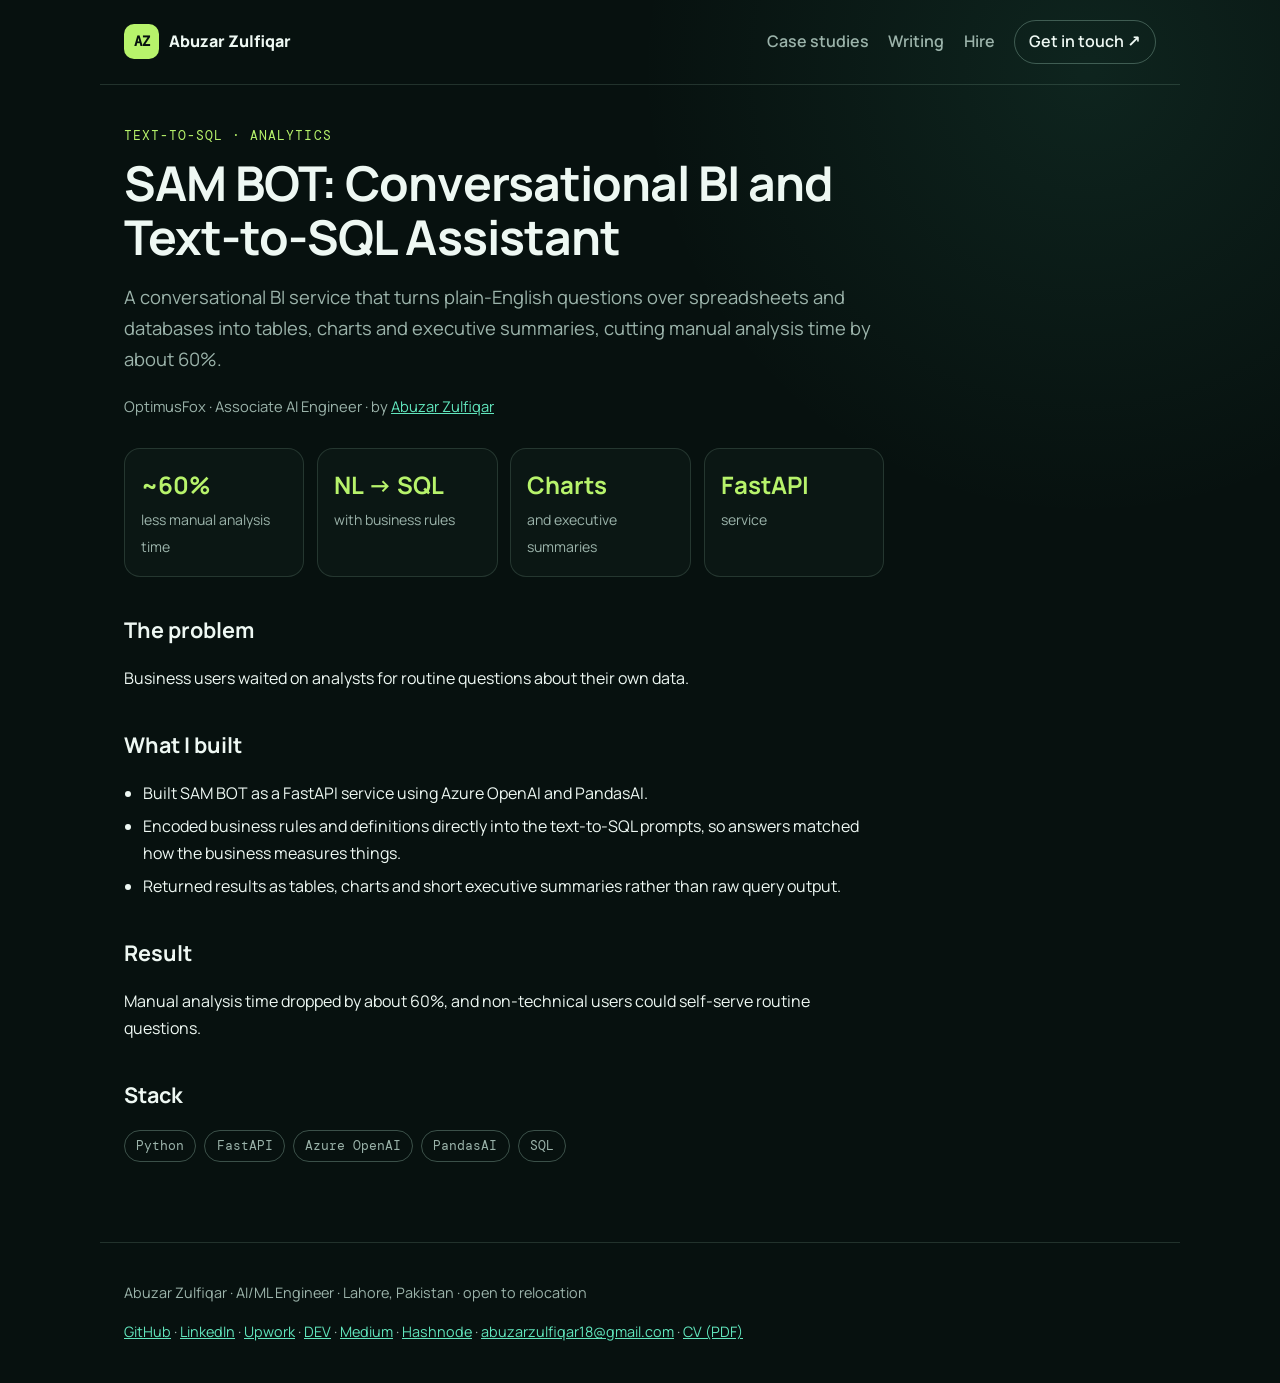
<file: projects/text-to-sql-bi-assistant/index.html>
<!doctype html>
<html lang="en">
<head>
  <meta charset="utf-8">
  <meta name="viewport" content="width=device-width, initial-scale=1">
  <title>SAM BOT: Conversational BI and Text-to-SQL Assistant | Abuzar Zulfiqar</title>
  <meta name="description" content="A conversational BI service that turns plain-English questions over spreadsheets and databases into tables, charts and executive summaries, cutting manual analysis time by about 60%.">
  <meta name="author" content="Abuzar Zulfiqar">
  <meta name="theme-color" content="#07110f">
  <meta name="color-scheme" content="dark">
  <link rel="canonical" href="https://abuzar18.github.io/projects/text-to-sql-bi-assistant/">
  <meta property="og:type" content="article">
  <meta property="og:title" content="SAM BOT: Conversational BI and Text-to-SQL Assistant | Abuzar Zulfiqar">
  <meta property="og:description" content="A conversational BI service that turns plain-English questions over spreadsheets and databases into tables, charts and executive summaries, cutting manual analysis time by about 60%.">
  <meta property="og:url" content="https://abuzar18.github.io/projects/text-to-sql-bi-assistant/">
  <meta property="og:image" content="https://abuzar18.github.io/assets/og-abuzar-zulfiqar.jpg">
  <meta name="twitter:card" content="summary_large_image">
  <link rel="icon" href="../../assets/favicon.svg" type="image/svg+xml">
  <link rel="preconnect" href="https://fonts.googleapis.com">
  <link rel="preconnect" href="https://fonts.gstatic.com" crossorigin>
  <link href="https://fonts.googleapis.com/css2?family=DM+Mono:wght@400;500&family=Manrope:wght@400;500;600;700;800&display=swap" rel="stylesheet">
  <link rel="stylesheet" href="../../assets/pages.css?v=20261123-2">
  <script type="application/ld+json">{"@context": "https://schema.org", "@graph": [{"@type": "CreativeWork", "name": "SAM BOT: Conversational BI and Text-to-SQL Assistant", "headline": "SAM BOT: Conversational BI and Text-to-SQL Assistant", "description": "A conversational BI service that turns plain-English questions over spreadsheets and databases into tables, charts and executive summaries, cutting manual analysis time by about 60%.", "url": "https://abuzar18.github.io/projects/text-to-sql-bi-assistant/", "author": {"@type": "Person", "@id": "https://abuzar18.github.io/#person", "name": "Abuzar Zulfiqar", "url": "https://abuzar18.github.io/"}, "creator": {"@type": "Person", "@id": "https://abuzar18.github.io/#person", "name": "Abuzar Zulfiqar", "url": "https://abuzar18.github.io/"}, "keywords": "Python, FastAPI, Azure OpenAI, PandasAI, SQL", "dateModified": "2026-11-26"}, {"@type": "BreadcrumbList", "itemListElement": [{"@type": "ListItem", "position": 1, "name": "Home", "item": "https://abuzar18.github.io/"}, {"@type": "ListItem", "position": 2, "name": "Case studies", "item": "https://abuzar18.github.io/projects/"}, {"@type": "ListItem", "position": 3, "name": "SAM BOT: Conversational BI and Text-to-SQL Assistant", "item": "https://abuzar18.github.io/projects/text-to-sql-bi-assistant/"}]}, {"@type": "Person", "@id": "https://abuzar18.github.io/#person", "name": "Abuzar Zulfiqar", "url": "https://abuzar18.github.io/"}]}</script>
</head>
<body>
  <header class="pg-header">
    <a class="pg-brand" href="../../"><span class="pg-mark">AZ</span> Abuzar Zulfiqar</a>
    <nav aria-label="Primary">
      <a href="../../projects/">Case studies</a>
      <a href="../../blog/">Writing</a>
      <a href="../../hire-ai-engineer/">Hire</a>
      <a class="pg-cta" href="mailto:abuzarzulfiqar18@gmail.com">Get in touch ↗</a>
    </nav>
  </header>
  <main class="pg-main">
    <article class="pg-article">
      <p class="pg-kicker">Text-to-SQL · Analytics</p>
      <h1>SAM BOT: Conversational BI and Text-to-SQL Assistant</h1>
      <p class="pg-lede">A conversational BI service that turns plain-English questions over spreadsheets and databases into tables, charts and executive summaries, cutting manual analysis time by about 60%.</p>
      <p class="pg-meta">OptimusFox · Associate AI Engineer · by <a href="../../">Abuzar Zulfiqar</a></p>
      <div class="pg-metrics"><div class="pg-metric"><strong>~60%</strong><span>less manual analysis time</span></div><div class="pg-metric"><strong>NL → SQL</strong><span>with business rules</span></div><div class="pg-metric"><strong>Charts</strong><span>and executive summaries</span></div><div class="pg-metric"><strong>FastAPI</strong><span>service</span></div></div>
      <h2>The problem</h2>
      <p>Business users waited on analysts for routine questions about their own data.</p>
      <h2>What I built</h2>
      <ul><li>Built SAM BOT as a FastAPI service using Azure OpenAI and PandasAI.</li><li>Encoded business rules and definitions directly into the text-to-SQL prompts, so answers matched how the business measures things.</li><li>Returned results as tables, charts and short executive summaries rather than raw query output.</li></ul>
      <h2>Result</h2>
      <p>Manual analysis time dropped by about 60%, and non-technical users could self-serve routine questions.</p>
      <h2>Stack</h2>
      <ul class="pg-tags"><li>Python</li><li>FastAPI</li><li>Azure OpenAI</li><li>PandasAI</li><li>SQL</li></ul>
      
    </article>
  </main>
  <footer class="pg-footer">
    <p>Abuzar Zulfiqar · AI/ML Engineer · Lahore, Pakistan · open to relocation</p>
    <p><a href="https://github.com/abuzar18" rel="me">GitHub</a> · <a href="https://www.linkedin.com/in/abuzar-zulfiqar/" rel="me">LinkedIn</a> · <a href="https://www.upwork.com/freelancers/abuzarz4" rel="me">Upwork</a> · <a href="https://dev.to/abuzar18" rel="me">DEV</a> · <a href="https://medium.com/@abuzarzulfiqar18" rel="me">Medium</a> · <a href="https://abuzar18.hashnode.dev/" rel="me">Hashnode</a> · <a href="mailto:abuzarzulfiqar18@gmail.com">abuzarzulfiqar18@gmail.com</a> · <a href="../../assets/Abuzar-Zulfiqar-CV.pdf">CV (PDF)</a></p>
  </footer>
</body>
</html>
</file>
<file: styles.css>
:root {
  --bg: #07110f;
  --surface: #0b1714;
  --surface-2: #0e1d19;
  --line: rgba(194, 244, 221, 0.14);
  --line-strong: rgba(194, 244, 221, 0.28);
  --text: #eef8f3;
  --muted: #9bb3aa;
  --acid: #b7f36b;
  --mint: #61e6bd;
  --blue: #7fb7ff;
  --orange: #ffaf72;
  --font: "Manrope", system-ui, sans-serif;
  --mono: "DM Mono", ui-monospace, monospace;
  --radius: 22px;
  --shadow: 0 30px 80px rgba(0, 0, 0, 0.28);
}

* { box-sizing: border-box; }
html { scroll-behavior: smooth; }
section[id] { scroll-margin-top: 108px; }
body {
  margin: 0;
  background:
    radial-gradient(circle at 85% 5%, rgba(72, 194, 154, .11), transparent 28rem),
    radial-gradient(circle at 8% 25%, rgba(127, 183, 255, .07), transparent 26rem),
    var(--bg);
  color: var(--text);
  font-family: var(--font);
  line-height: 1.6;
  overflow-wrap: anywhere;
}

::selection { background: var(--acid); color: #07110f; }
a { color: inherit; text-decoration: none; }
button { font: inherit; }
a:focus-visible, button:focus-visible { outline: 3px solid var(--acid); outline-offset: 4px; }
.sr-only { position: absolute; width: 1px; height: 1px; padding: 0; margin: -1px; overflow: hidden; clip: rect(0, 0, 0, 0); white-space: nowrap; border: 0; }
.skip-link { position: fixed; left: 1rem; top: -5rem; z-index: 100; background: var(--acid); color: var(--bg); padding: .8rem 1.1rem; border-radius: 8px; font-weight: 800; }
.skip-link:focus { top: 1rem; }
.noise { position: fixed; inset: 0; opacity: .045; pointer-events: none; z-index: 10; background-image: url("data:image/svg+xml,%3Csvg viewBox='0 0 180 180' xmlns='http://www.w3.org/2000/svg'%3E%3Cfilter id='n'%3E%3CfeTurbulence type='fractalNoise' baseFrequency='.8' numOctaves='4' stitchTiles='stitch'/%3E%3C/filter%3E%3Crect width='100%25' height='100%25' filter='url(%23n)' opacity='.7'/%3E%3C/svg%3E"); }
.section-shell { width: min(1180px, calc(100% - 40px)); margin: 0 auto; }

.site-header {
  width: min(1240px, calc(100% - 32px));
  margin: 16px auto 0;
  min-height: 68px;
  padding: 10px 12px 10px 18px;
  display: flex;
  align-items: center;
  justify-content: space-between;
  position: sticky;
  top: 16px;
  z-index: 50;
  border: 1px solid var(--line);
  border-radius: 18px;
  background: rgba(7, 17, 15, .78);
  backdrop-filter: blur(18px);
  box-shadow: 0 18px 45px rgba(0,0,0,.2);
}
.brand { display: inline-flex; align-items: center; gap: 12px; font-weight: 800; letter-spacing: -.02em; }
.brand-mark { width: 38px; height: 38px; display: inline-grid; place-items: center; border-radius: 11px; background: var(--acid); color: var(--bg); font: 500 .82rem var(--mono); box-shadow: 0 0 32px rgba(183, 243, 107, .16); }
.site-nav { display: flex; align-items: center; gap: 8px; }
.site-nav > a { padding: .72rem .9rem; color: var(--muted); font-size: .9rem; font-weight: 700; border-radius: 10px; transition: .2s ease; }
.site-nav > a:hover { color: var(--text); background: rgba(255,255,255,.04); }
.site-nav .nav-cta { background: var(--text); color: var(--bg); padding-inline: 1.2rem; }
.site-nav .nav-cta:hover { color: var(--bg); background: var(--acid); }
.menu-toggle { display: none; border: 0; background: transparent; color: var(--text); padding: 10px; }
.menu-toggle span:not(.sr-only) { display: block; width: 24px; height: 2px; background: currentColor; margin: 5px; }

.hero { min-height: 760px; padding: 120px 0 105px; display: grid; grid-template-columns: 1.08fr .92fr; gap: 70px; align-items: center; }
.eyebrow { margin: 0 0 24px; color: var(--mint); font: 500 .72rem var(--mono); text-transform: uppercase; letter-spacing: .14em; display: flex; align-items: center; gap: 10px; }
.pulse-dot { width: 8px; height: 8px; border-radius: 50%; background: var(--acid); box-shadow: 0 0 0 0 rgba(183,243,107,.35); animation: pulse 2s infinite; }
@keyframes pulse { 70% { box-shadow: 0 0 0 10px rgba(183,243,107,0); } 100% { box-shadow: 0 0 0 0 rgba(183,243,107,0); } }
.hero h1 { margin: 0; max-width: 760px; font-size: clamp(3.45rem, 6.3vw, 6.5rem); line-height: .98; letter-spacing: -.065em; font-weight: 700; }
.hero h1 em { color: var(--acid); font-style: normal; }
.hero-lede { max-width: 690px; margin: 30px 0 0; color: var(--muted); font-size: 1.12rem; line-height: 1.8; }
.hero-actions, .cta-actions { display: flex; flex-wrap: wrap; gap: 12px; margin-top: 36px; }
.button { display: inline-flex; align-items: center; justify-content: center; gap: 14px; min-height: 52px; padding: .85rem 1.25rem; border-radius: 12px; font-weight: 800; font-size: .9rem; transition: transform .2s ease, background .2s ease, border-color .2s ease; }
.button:hover { transform: translateY(-2px); }
.button-primary { background: var(--acid); color: var(--bg); box-shadow: 0 12px 34px rgba(183,243,107,.11); }
.button-primary:hover { background: #c9ff86; }
.button-quiet { border: 1px solid var(--line-strong); color: var(--text); }
.button-quiet:hover { border-color: var(--mint); background: rgba(97,230,189,.06); }
.hero-meta { display: flex; flex-wrap: wrap; gap: 9px; margin-top: 44px; }
.hero-meta span { border: 1px solid var(--line); border-radius: 999px; padding: .48rem .72rem; color: var(--muted); font: 400 .7rem var(--mono); }

.personal-note { min-height: 520px; margin-bottom: 35px; padding: clamp(38px, 5vw, 64px); display: grid; grid-template-columns: minmax(220px, .58fr) minmax(0, 1.25fr) minmax(220px, .68fr); gap: clamp(34px, 4vw, 54px); align-items: center; border: 1px solid var(--line); border-radius: 26px; background: #eee9dd; color: #18231f; position: relative; overflow: hidden; }
.personal-note::after { content: ""; position: absolute; width: 320px; height: 320px; right: -150px; bottom: -190px; border: 1px solid rgba(24,35,31,.14); border-radius: 50%; box-shadow: 0 0 0 45px rgba(24,35,31,.025), 0 0 0 90px rgba(24,35,31,.02); }
.note-marker { position: absolute; top: 28px; left: clamp(34px, 6vw, 72px); color: #718078; font: 500 .62rem var(--mono); letter-spacing: .12em; }
.personal-portrait { margin: 22px 0 0; position: relative; z-index: 1; }
.personal-portrait img { display: block; width: 100%; height: auto; aspect-ratio: 4 / 5; object-fit: cover; object-position: 50% 28%; border-radius: 18px; filter: saturate(.82) contrast(1.03); box-shadow: 0 24px 50px rgba(30, 42, 37, .16); }
.personal-portrait figcaption { margin-top: 13px; color: #253a32; font-size: .76rem; font-weight: 800; line-height: 1.35; }
.personal-portrait figcaption span { color: #68766f; font: 400 .6rem var(--mono); }
.personal-note .eyebrow { color: #33735f; }
.personal-copy { position: relative; z-index: 1; }
.personal-copy h2 { margin: 0; max-width: 690px; font-size: clamp(2rem, 3vw, 3rem); line-height: 1.08; letter-spacing: -.05em; font-weight: 650; }
.personal-copy > p:last-child { max-width: 720px; margin: 27px 0 0; color: #53635c; font-size: 1rem; line-height: 1.8; }
.personal-principles { display: grid; gap: 0; border-top: 1px solid rgba(24,35,31,.18); }
.personal-principles span { padding: 17px 0; border-bottom: 1px solid rgba(24,35,31,.14); font-size: .78rem; font-weight: 700; }
.personal-principles b { display: block; margin-bottom: 5px; color: #33735f; font: 500 .58rem var(--mono); }

.hero-system { perspective: 1200px; }
.system-window { border: 1px solid var(--line-strong); border-radius: 22px; overflow: hidden; background: rgba(10, 25, 21, .84); box-shadow: var(--shadow), inset 0 1px rgba(255,255,255,.03); transform: rotateY(-4deg) rotateX(2deg); }
.window-top { height: 52px; padding: 0 17px; display: flex; align-items: center; gap: 15px; border-bottom: 1px solid var(--line); font: 400 .62rem var(--mono); color: var(--muted); }
.window-dots { display: flex; gap: 6px; }
.window-dots span { width: 7px; height: 7px; border-radius: 50%; background: #345046; }
.window-dots span:first-child { background: var(--orange); }
.window-title { margin-right: auto; }
.status-badge { color: var(--acid); border: 1px solid rgba(183,243,107,.24); padding: 3px 7px; border-radius: 5px; }
.system-canvas { height: 455px; position: relative; overflow: hidden; }
.system-grid, .cta-grid { position: absolute; inset: 0; background-image: linear-gradient(var(--line) 1px, transparent 1px), linear-gradient(90deg, var(--line) 1px, transparent 1px); background-size: 40px 40px; mask-image: linear-gradient(to bottom, black, transparent 95%); opacity: .38; }
.node { position: absolute; width: 220px; min-height: 74px; display: flex; gap: 13px; align-items: center; padding: 13px; border: 1px solid var(--line-strong); border-radius: 12px; background: rgba(7,17,15,.94); box-shadow: 0 12px 30px rgba(0,0,0,.3); }
.node small { display: block; margin-bottom: 4px; color: var(--muted); font: 500 .55rem var(--mono); letter-spacing: .12em; }
.node strong { display: block; font-size: .83rem; }
.node-icon { min-width: 36px; height: 36px; display: grid; place-items: center; border-radius: 8px; background: rgba(97,230,189,.08); color: var(--mint); font: 500 .65rem var(--mono); }
.node-input { left: 32px; top: 32px; }
.node-policy { right: 30px; top: 123px; border-color: rgba(183,243,107,.38); }
.node-policy .node-icon { color: var(--acid); background: rgba(183,243,107,.08); }
.node-tools { left: 48px; top: 225px; }
.node-observe { right: 45px; top: 333px; }
.connector { position: absolute; height: 2px; background: var(--line-strong); transform-origin: left; }
.connector i { display: block; width: 8px; height: 8px; border-radius: 50%; background: var(--acid); position: absolute; top: -3px; animation: signal 2.4s infinite linear; box-shadow: 0 0 14px var(--acid); }
.connector-one { width: 165px; left: 220px; top: 105px; transform: rotate(30deg); }
.connector-two { width: 170px; right: 210px; top: 215px; transform: rotate(152deg); }
.connector-three { width: 155px; left: 235px; top: 302px; transform: rotate(27deg); }
@keyframes signal { from { left: 0; } to { left: calc(100% - 8px); } }
.signal-card { position: absolute; padding: 9px 11px; border-radius: 8px; background: rgba(127,183,255,.08); border: 1px solid rgba(127,183,255,.22); backdrop-filter: blur(8px); }
.signal-card span, .signal-card small { display: block; color: var(--muted); font: 400 .52rem var(--mono); }
.signal-card strong { display: block; margin: 2px 0; font: 500 .72rem var(--mono); color: var(--blue); }
.signal-top { right: 18px; top: 26px; }
.signal-bottom { left: 18px; bottom: 18px; }
.signal-bottom strong { color: var(--acid); }
.system-log { height: 46px; display: flex; align-items: center; gap: 10px; padding: 0 15px; border-top: 1px solid var(--line); color: var(--muted); font: 400 .55rem var(--mono); }
.system-log b { color: var(--mint); }.system-log p { color: var(--text); }.system-log i { margin-left: auto; font-style: normal; }

.leadership, .proof, .work, .systems, .field-notes, .capabilities, .approach, .deliverables { padding: 115px 0; }
.section-heading { max-width: 800px; margin-bottom: 58px; }
.section-heading h2, .systems-intro h2, .cta h2 { margin: 0; font-size: clamp(2.5rem, 4.6vw, 4.8rem); line-height: 1.05; letter-spacing: -.055em; }
.section-heading > p:last-child, .systems-intro > p:last-child { max-width: 650px; color: var(--muted); margin-top: 22px; font-size: 1.02rem; }
.section-heading-row { max-width: none; display: grid; grid-template-columns: 1fr .62fr; align-items: end; gap: 80px; }
.section-heading-row > p { color: var(--muted); margin: 0 0 6px; }
.metric-grid { display: grid; grid-template-columns: repeat(4, 1fr); border-top: 1px solid var(--line-strong); border-bottom: 1px solid var(--line-strong); }
.metric { min-height: 235px; padding: 28px 24px 25px; border-right: 1px solid var(--line); display: flex; flex-direction: column; }
.metric:last-child { border-right: 0; }
.metric-index { color: var(--muted); font: 400 .65rem var(--mono); }
.metric strong { display: block; margin-top: auto; font-size: clamp(2rem, 3.8vw, 3.45rem); line-height: 1; letter-spacing: -.05em; }
.metric strong i { color: var(--acid); font-style: normal; }
.metric p { margin: 17px 0 0; color: var(--muted); font-size: .82rem; line-height: 1.55; }

.leadership { border-top: 1px solid var(--line); }
.leadership-intro { display: grid; grid-template-columns: 1.08fr .72fr; gap: 80px; align-items: end; margin-bottom: 48px; }
.leadership-intro h2 { max-width: 780px; margin: 0; font-size: clamp(2.5rem, 4.4vw, 4.65rem); line-height: 1.04; letter-spacing: -.055em; }
.leadership-intro > p { margin: 0 0 7px; color: var(--muted); font-size: 1rem; line-height: 1.8; }
.leadership-grid { display: grid; grid-template-columns: repeat(2, 1fr); gap: 14px; }
.leadership-card { min-height: 330px; padding: clamp(27px, 3.5vw, 42px); border: 1px solid var(--line); border-radius: 18px; background: linear-gradient(145deg, rgba(255,255,255,.025), rgba(97,230,189,.018)); display: flex; flex-direction: column; transition: transform .22s ease, border-color .22s ease; }
.leadership-card:hover { transform: translateY(-3px); border-color: var(--line-strong); }
.leadership-card-top { display: flex; justify-content: space-between; gap: 18px; align-items: baseline; color: var(--mint); font: 500 .58rem var(--mono); letter-spacing: .08em; }
.leadership-card-top small { color: var(--muted); font: inherit; text-align: right; }
.leadership-card h3 { max-width: 470px; margin: 48px 0 15px; font-size: clamp(1.55rem, 2.4vw, 2.35rem); line-height: 1.1; letter-spacing: -.04em; }
.leadership-card > p { max-width: 580px; margin: 0; color: var(--muted); font-size: .92rem; line-height: 1.72; }
.leadership-outcome { margin-top: auto; padding-top: 24px; border-top: 1px solid var(--line); }
.leadership-outcome b, .leadership-outcome span { display: block; }
.leadership-outcome b { margin-bottom: 5px; color: var(--acid); font: 500 .54rem var(--mono); text-transform: uppercase; letter-spacing: .1em; }
.leadership-outcome span { color: #c7d9d2; font-size: .78rem; }

.work { border-top: 1px solid var(--line); }
.project-stack { display: grid; gap: 18px; }
.project { min-height: 390px; display: grid; grid-template-columns: 1fr .82fr; border: 1px solid var(--line); border-radius: var(--radius); overflow: hidden; background: linear-gradient(125deg, rgba(255,255,255,.025), transparent); transition: border .25s ease, transform .25s ease; }
.project:hover { border-color: var(--line-strong); transform: translateY(-3px); }
.project-featured { min-height: 480px; }
.project-main { padding: clamp(28px, 5vw, 60px); display: flex; flex-direction: column; align-items: flex-start; }
.project-number { color: var(--mint); font: 500 .62rem var(--mono); letter-spacing: .1em; }
.project h3 { margin: 38px 0 16px; font-size: clamp(2rem, 3vw, 3.2rem); line-height: 1.04; letter-spacing: -.045em; }
.project p { max-width: 620px; margin: 0; color: var(--muted); }
.tag-list { display: flex; flex-wrap: wrap; gap: 8px; list-style: none; padding: 0; margin: 24px 0; }
.tag-list li { padding: 5px 8px; border-radius: 6px; background: rgba(255,255,255,.04); color: #bad0c7; font: 400 .6rem var(--mono); }
.text-link { margin-top: auto; padding-top: 18px; font-weight: 800; font-size: .88rem; border-bottom: 1px solid var(--line-strong); }
.text-link span { color: var(--acid); margin-left: 8px; }
.project-visual, .mini-console, .release-panel { min-height: 100%; border-left: 1px solid var(--line); background: var(--surface); position: relative; overflow: hidden; }
.blueprint-visual { padding: 65px 35px 35px; background-image: linear-gradient(rgba(97,230,189,.06) 1px, transparent 1px), linear-gradient(90deg, rgba(97,230,189,.06) 1px, transparent 1px); background-size: 30px 30px; }
.blueprint-label { font: 500 .62rem var(--mono); color: var(--mint); letter-spacing: .12em; margin-bottom: 50px; }
.flow-row { display: flex; align-items: center; justify-content: center; }
.flow-row span { min-width: 86px; padding: 12px 8px; text-align: center; border: 1px solid var(--line-strong); border-radius: 9px; background: var(--bg); font: 400 .65rem var(--mono); }
.flow-row i { width: 28px; height: 1px; background: var(--line-strong); }
.flow-drop { width: 1px; height: 50px; margin: 0 auto; background: var(--line-strong); }
.flow-row-bottom { flex-direction: row-reverse; }
.flow-row .flow-success { border-color: rgba(183,243,107,.5); color: var(--acid); box-shadow: 0 0 20px rgba(183,243,107,.08); }
.blueprint-caption { position: absolute; left: 35px; right: 35px; bottom: 30px; padding-top: 18px; border-top: 1px solid var(--line); }
.blueprint-caption b, .blueprint-caption small { display: block; }.blueprint-caption small { margin-top: 5px; color: var(--muted); }
.mini-console, .release-panel { padding: 55px 38px; display: flex; flex-direction: column; justify-content: center; }
.mini-console { font: 400 .72rem var(--mono); }
.console-title { display: flex; align-items: center; gap: 9px; color: var(--muted); padding-bottom: 18px; border-bottom: 1px solid var(--line); margin-bottom: 10px; }
.console-title span { width: 8px; height: 8px; border-radius: 50%; background: var(--acid); }
.mini-console p { width: 100%; display: grid; grid-template-columns: 110px 1fr; margin: 0; padding: 11px 0; border-bottom: 1px solid rgba(255,255,255,.04); color: var(--text); }
.mini-console p i { color: var(--muted); font-style: normal; }.mini-console p b { color: var(--orange); }
.release-head { display: flex; justify-content: space-between; padding-bottom: 24px; border-bottom: 1px solid var(--line); font: 500 .62rem var(--mono); }
.release-head span { color: var(--blue); }.release-head b { color: var(--muted); }
.release-row { display: grid; grid-template-columns: 88px 1fr 52px; gap: 12px; align-items: center; margin-top: 21px; font: 400 .58rem var(--mono); }
.release-row span { color: var(--muted); }.release-row i { height: 5px; border-radius: 9px; overflow: hidden; background: rgba(255,255,255,.06); }.release-row em { display: block; height: 100%; background: var(--mint); border-radius: inherit; }.release-row b { text-align: right; }
.release-result { margin-top: 35px; padding: 13px; border: 1px solid rgba(183,243,107,.28); background: rgba(183,243,107,.05); color: var(--acid); border-radius: 9px; font: 500 .64rem var(--mono); text-align: center; }.release-result span { margin-right: 7px; }

.aws-architecture { margin-top: 82px; padding: clamp(26px, 5vw, 56px); border: 1px solid var(--line-strong); border-radius: 26px; background: linear-gradient(145deg, rgba(255,175,114,.035), rgba(255,255,255,.015)); overflow: hidden; }
.architecture-heading { display: grid; grid-template-columns: 1fr .62fr; gap: 70px; align-items: end; margin-bottom: 45px; }
.architecture-heading .eyebrow { color: var(--orange); margin-bottom: 18px; }
.architecture-heading h3 { max-width: 720px; margin: 0; font-size: clamp(2rem, 3.5vw, 3.55rem); line-height: 1.08; letter-spacing: -.048em; }
.architecture-heading > p { margin: 0; color: var(--muted); font-size: .9rem; }
.architecture-canvas { position: relative; padding: 54px 28px 26px; border: 1px solid var(--line); border-radius: 18px; background: #08130f; overflow: hidden; }
.architecture-grid { position: absolute; inset: 0; background-image: linear-gradient(rgba(255,175,114,.04) 1px, transparent 1px), linear-gradient(90deg, rgba(255,175,114,.04) 1px, transparent 1px); background-size: 32px 32px; mask-image: linear-gradient(to bottom, black, transparent); }
.arch-lane { position: relative; z-index: 1; display: grid; grid-template-columns: minmax(0,1fr) 56px minmax(0,1fr) 56px minmax(0,1fr) 56px minmax(0,1fr) 56px minmax(0,1fr); align-items: center; gap: 0; }
.lane-release { margin-top: 26px; grid-template-columns: minmax(0,1fr) 56px minmax(0,1fr) 56px minmax(0,1fr) 56px minmax(0,1fr); }
.lane-label { position: absolute; left: 0; top: -26px; color: #748a81; font: 500 .52rem var(--mono); letter-spacing: .12em; }
.arch-node { min-height: 104px; padding: 16px; border: 1px solid var(--line); border-radius: 11px; background: rgba(11,23,20,.96); display: flex; flex-direction: column; justify-content: center; box-shadow: 0 12px 26px rgba(0,0,0,.18); }
.arch-node small { color: #758e84; font: 500 .5rem var(--mono); letter-spacing: .1em; }
.arch-node strong { margin: 7px 0 4px; font-size: .82rem; line-height: 1.15; }
.arch-node span { color: var(--muted); font: 400 .52rem var(--mono); }
.arch-node.node-aws { border-color: rgba(255,175,114,.28); }
.arch-node.node-aws strong { color: var(--orange); }
.arch-node.node-service { border-color: rgba(97,230,189,.25); }
.arch-node.node-git { border-color: rgba(127,183,255,.25); }
.arch-node.node-gate { border-color: rgba(183,243,107,.3); }
.arch-node.node-gate strong { color: var(--acid); }
.arch-arrow { position: relative; height: 1px; background: var(--line-strong); }
.arch-arrow::after { content: ""; position: absolute; right: 0; top: -3px; width: 6px; height: 6px; border-top: 1px solid var(--muted); border-right: 1px solid var(--muted); transform: rotate(45deg); }
.arch-arrow i { position: absolute; top: -2px; left: 8px; width: 5px; height: 5px; border-radius: 50%; background: var(--orange); box-shadow: 0 0 10px rgba(255,175,114,.6); animation: archSignal 2.8s infinite linear; }
.arch-arrow b { position: absolute; top: -18px; left: 50%; transform: translateX(-50%); color: #647970; font: 400 .43rem var(--mono); }
.arch-arrow-dashed { background: repeating-linear-gradient(to right, var(--line-strong) 0 5px, transparent 5px 9px); }
@keyframes archSignal { from { left: 6px; } to { left: calc(100% - 8px); } }
.arch-observe { position: relative; z-index: 1; margin-top: 30px; padding: 17px 20px; display: grid; grid-template-columns: 1fr .7fr 1fr; gap: 25px; align-items: center; border: 1px solid rgba(127,183,255,.2); border-radius: 11px; background: rgba(127,183,255,.04); }
.arch-observe > div:first-child, .arch-observe > div:last-child { display: grid; grid-template-columns: auto 1fr; column-gap: 12px; }
.arch-observe small { grid-column: 1 / -1; color: var(--blue); font: 500 .48rem var(--mono); letter-spacing: .09em; }
.arch-observe strong { margin-top: 5px; font-size: .75rem; }
.arch-observe span { margin-top: 5px; color: var(--muted); font: 400 .5rem var(--mono); }
.observe-pulse { display: flex; justify-content: center; align-items: center; gap: 10px; }
.observe-pulse i { width: 5px; height: 5px; border-radius: 50%; background: var(--blue); opacity: .25; animation: observePulse 1.8s infinite ease-in-out; }
.observe-pulse i:nth-child(2) { animation-delay: .15s; }.observe-pulse i:nth-child(3) { animation-delay: .3s; }.observe-pulse i:nth-child(4) { animation-delay: .45s; }.observe-pulse i:nth-child(5) { animation-delay: .6s; }
@keyframes observePulse { 50% { opacity: 1; box-shadow: 0 0 12px var(--blue); } }
.architecture-notes { display: flex; flex-wrap: wrap; align-items: center; gap: 18px 28px; margin-top: 20px; color: var(--muted); font: 400 .55rem var(--mono); }
.architecture-notes span { display: inline-flex; align-items: center; gap: 8px; }
.architecture-notes a { margin-left: auto; color: var(--text); border-bottom: 1px solid var(--line-strong); }
.note-dot { width: 7px; height: 7px; border-radius: 50%; }.note-live { background: var(--orange); }.note-adapt { border: 1px dashed var(--mint); }

.systems { display: grid; grid-template-columns: .72fr 1.28fr; gap: 80px; border-top: 1px solid var(--line); }
.systems-intro { position: sticky; top: 130px; align-self: start; }
.case-grid { display: grid; grid-template-columns: repeat(2, 1fr); gap: 14px; }
.case-filters { grid-column: 1 / -1; display: flex; flex-wrap: wrap; gap: 8px; margin-bottom: 8px; padding-bottom: 18px; border-bottom: 1px solid var(--line); }
.case-filter { border: 1px solid var(--line); border-radius: 999px; padding: 8px 12px; background: transparent; color: var(--muted); cursor: pointer; font: 500 .6rem var(--mono); transition: .2s ease; }
.case-filter:hover { color: var(--text); border-color: var(--line-strong); }
.case-filter.active { color: var(--bg); background: var(--acid); border-color: var(--acid); }
.case-card { min-height: 285px; padding: 28px; border: 1px solid var(--line); border-radius: 16px; background: rgba(255,255,255,.018); display: flex; flex-direction: column; transition: .25s ease; }
.case-card:hover { background: rgba(255,255,255,.035); border-color: var(--line-strong); }
.case-card.filtered-out { display: none; }
.case-type { color: var(--mint); font: 400 .58rem var(--mono); text-transform: uppercase; letter-spacing: .1em; }
.case-card h3 { margin: 36px 0 12px; font-size: 1.35rem; line-height: 1.18; letter-spacing: -.03em; }
.case-card p { margin: 0; color: var(--muted); font-size: .84rem; }
.case-focus { display: block; margin-top: 18px; color: #bad0c7; font: 400 .61rem/1.55 var(--mono); }
.case-card strong { display: block; margin-top: auto; padding-top: 26px; color: var(--acid); font-size: 1.25rem; }.case-card strong small { display: block; color: var(--muted); font: 400 .58rem var(--mono); }

.field-notes { border-top: 1px solid var(--line); display: grid; grid-template-columns: .62fr 1.38fr; gap: 90px; }
.field-notes-heading { position: sticky; top: 130px; align-self: start; }
.field-notes-heading h2 { margin: 0; font-size: clamp(2.5rem, 4.5vw, 4.6rem); line-height: 1.04; letter-spacing: -.055em; }
.field-notes-heading > p:last-child { max-width: 440px; color: var(--muted); margin-top: 22px; }
.notes-ledger { counter-reset: fieldnote; border-top: 1px solid var(--line-strong); }
.field-note { padding: 34px 0 38px; border-bottom: 1px solid var(--line); display: grid; grid-template-columns: 100px 1fr; column-gap: 28px; }
.note-number { grid-row: 1 / 4; color: var(--orange); font: 500 .58rem var(--mono); letter-spacing: .1em; }
.field-note h3 { margin: 0 0 14px; font-size: clamp(1.35rem, 2.2vw, 2.05rem); line-height: 1.2; letter-spacing: -.035em; }
.field-note > p { margin: 0; color: var(--muted); font-size: .9rem; line-height: 1.75; }
.note-takeaway { margin-top: 22px; padding: 15px 17px; border-left: 2px solid var(--mint); background: rgba(97,230,189,.035); }
.note-takeaway span, .note-takeaway b { display: block; }.note-takeaway span { color: var(--mint); font: 400 .52rem var(--mono); text-transform: uppercase; letter-spacing: .08em; }.note-takeaway b { margin-top: 5px; font-size: .8rem; }

.capabilities { border-top: 1px solid var(--line); }
.capability-layout { display: grid; grid-template-columns: 1fr .7fr; gap: 65px; }
.capability { display: grid; grid-template-columns: 64px 1fr; gap: 20px; padding: 26px 0; border-top: 1px solid var(--line); }
.capability > span { color: var(--mint); font: 400 .65rem var(--mono); }.capability h3 { margin: 0 0 8px; font-size: 1.45rem; letter-spacing: -.025em; }.capability p { margin: 0; color: var(--muted); }
.stack-card { min-height: 500px; padding: 26px; border: 1px solid var(--line-strong); border-radius: var(--radius); background: linear-gradient(145deg, rgba(97,230,189,.06), rgba(127,183,255,.02)); display: flex; flex-direction: column; box-shadow: var(--shadow); }
.stack-card-top { display: flex; justify-content: space-between; font: 500 .62rem var(--mono); color: var(--muted); }.stack-card-top i { font-style: normal; color: var(--acid); }
.stack-cloud { margin: auto 0; display: flex; flex-wrap: wrap; gap: 10px; align-items: center; justify-content: center; }
.stack-cloud span { padding: 8px 11px; border: 1px solid var(--line); border-radius: 8px; color: #b9d0c7; font: 400 .65rem var(--mono); }.stack-cloud .stack-lg { font-size: 1rem; color: var(--text); border-color: var(--line-strong); }
.stack-footer { padding-top: 20px; border-top: 1px solid var(--line); }.stack-footer span, .stack-footer strong { display: block; }.stack-footer span { color: var(--muted); font: 400 .6rem var(--mono); }.stack-footer strong { margin-top: 5px; font-size: .85rem; }

.approach { border-top: 1px solid var(--line); }
.approach-track { list-style: none; padding: 0; margin: 0; display: grid; grid-template-columns: repeat(4, 1fr); }
.approach-track li { position: relative; padding: 25px 25px 10px 0; border-top: 1px solid var(--line-strong); }
.approach-track li::before { content: ""; position: absolute; width: 7px; height: 7px; border-radius: 50%; top: -4px; left: 0; background: var(--acid); box-shadow: 0 0 15px rgba(183,243,107,.5); }
.approach-track li:not(:last-child)::after { content: ""; position: absolute; height: 1px; width: 100%; top: -1px; left: 0; background: linear-gradient(to right, var(--acid), transparent); opacity: .28; }
.approach-track span { color: var(--mint); font: 400 .62rem var(--mono); }.approach-track h3 { margin: 45px 0 12px; font-size: 1.2rem; }.approach-track p { color: var(--muted); font-size: .82rem; margin: 0; }

.deliverables { display: grid; grid-template-columns: 1.35fr .65fr; gap: 18px; border-top: 1px solid var(--line); }
.deliverables-card, .fit-check { border: 1px solid var(--line); border-radius: 22px; background: rgba(255,255,255,.02); }
.deliverables-card { padding: clamp(30px, 5vw, 58px); display: grid; grid-template-columns: .8fr 1.2fr; gap: 60px; }
.deliverables-intro h2 { margin: 0; font-size: clamp(2rem, 3.5vw, 3.7rem); line-height: 1.06; letter-spacing: -.05em; }
.deliverables-intro > p:last-child { color: var(--muted); margin-top: 20px; font-size: .88rem; }
.deliverables-list { border-top: 1px solid var(--line-strong); }
.deliverables-list > div { min-height: 92px; padding: 18px 0; display: grid; grid-template-columns: 45px 1fr; gap: 12px; align-items: center; border-bottom: 1px solid var(--line); }
.deliverables-list span { color: var(--mint); font: 400 .58rem var(--mono); }.deliverables-list p { margin: 0; }.deliverables-list b, .deliverables-list small { display: block; }.deliverables-list b { font-size: .9rem; }.deliverables-list small { margin-top: 4px; color: var(--muted); font: 400 .6rem var(--mono); }
.fit-check { padding: 32px; background: #13221d; display: flex; flex-direction: column; }
.fit-check ul { list-style: none; padding: 0; margin: 25px 0; }.fit-check li { position: relative; padding: 16px 0 16px 25px; border-top: 1px solid var(--line); color: #c3d5ce; font-size: .84rem; }.fit-check li::before { content: "+"; position: absolute; left: 0; color: var(--acid); font: 500 .85rem var(--mono); }.fit-foot { margin: auto 0 0; padding-top: 22px; border-top: 1px solid var(--line); color: var(--muted); font-size: .77rem; }

.cta { margin-top: 80px; margin-bottom: 110px; min-height: 570px; padding: 95px clamp(28px, 8vw, 100px); position: relative; overflow: hidden; border: 1px solid var(--line-strong); border-radius: 30px; background: linear-gradient(135deg, rgba(97,230,189,.09), rgba(183,243,107,.035) 50%, rgba(127,183,255,.04)); display: flex; flex-direction: column; justify-content: center; }
.cta > *:not(.cta-grid) { position: relative; z-index: 1; }.cta .cta-grid { opacity: .25; mask-image: radial-gradient(circle at 75% 50%, black, transparent 50%); }
.cta h2 { max-width: 860px; }.cta > p:not(.eyebrow) { max-width: 620px; margin: 25px 0 0; color: var(--muted); font-size: 1.05rem; }

.site-footer { min-height: 185px; padding: 35px 0; border-top: 1px solid var(--line); display: grid; grid-template-columns: 1fr auto; gap: 25px; align-items: start; }
.site-footer > div { display: flex; align-items: center; gap: 15px; }.site-footer > div p { color: var(--muted); margin: 0; font-size: .82rem; }.site-footer nav { display: flex; gap: 20px; font-size: .78rem; font-weight: 700; }.site-footer nav a:hover { color: var(--acid); }.copyright { grid-column: 1 / -1; margin: auto 0 0; color: #698078; font: 400 .58rem var(--mono); }

.reveal { opacity: 1; transform: none; }
.js.reveal-ready .reveal { opacity: 0; transform: translateY(22px); transition: opacity .75s ease, transform .75s cubic-bezier(.2,.65,.2,1); }
.js.reveal-ready .reveal.visible { opacity: 1; transform: translateY(0); }

@media (max-width: 980px) {
  .hero { grid-template-columns: 1fr; padding-top: 90px; }
  .hero-copy { max-width: 800px; }
  .system-window { max-width: 650px; margin: 0 auto; transform: none; }
  .metric-grid { grid-template-columns: repeat(2, 1fr); }.metric:nth-child(2) { border-right: 0; }.metric:nth-child(-n+2) { border-bottom: 1px solid var(--line); }
  .personal-note { grid-template-columns: 210px 1fr; }.personal-portrait { grid-row: span 2; }.personal-principles { grid-column: 2; }.leadership-intro, .section-heading-row, .systems, .field-notes, .capability-layout, .deliverables { grid-template-columns: 1fr; gap: 45px; }.systems-intro, .field-notes-heading { position: static; }.project { grid-template-columns: 1fr; }.project-visual, .mini-console, .release-panel { min-height: 370px; border-left: 0; border-top: 1px solid var(--line); }.approach-track { grid-template-columns: repeat(2, 1fr); gap: 30px 0; }.deliverables-card { grid-template-columns: 1fr; gap: 38px; }
  .architecture-heading { grid-template-columns: 1fr; gap: 22px; }.arch-lane, .lane-release { grid-template-columns: 1fr; gap: 10px; }.lane-release { margin-top: 52px; }.arch-arrow { width: 1px; height: 24px; margin: 0 auto; }.arch-arrow::after { right: -3px; top: auto; bottom: 0; transform: rotate(135deg); }.arch-arrow i { left: -2px; top: 3px; animation: archSignalVertical 2.4s infinite linear; }.arch-arrow b { top: 5px; left: 12px; transform: none; }.arch-observe { grid-template-columns: 1fr; }.architecture-notes a { margin-left: 0; }
  @keyframes archSignalVertical { from { top: 3px; } to { top: calc(100% - 7px); } }
}

@media (max-width: 860px) {
  .brand-name { display: none; }
  .menu-toggle { display: block; }
  .site-nav { position: absolute; left: 0; right: 0; top: calc(100% + 8px); padding: 12px; border: 1px solid var(--line); border-radius: 15px; background: #0a1713; display: none; flex-direction: column; align-items: stretch; }
  .site-nav.open { display: flex; }
  .site-nav > a { text-align: center; }
}

@media (max-width: 720px) {
  .section-shell { width: min(100% - 28px, 1180px); }.site-header { width: calc(100% - 20px); margin-top: 10px; top: 10px; }
  .hero { padding: 75px 0 80px; min-height: auto; gap: 55px; }.hero h1 { font-size: clamp(3rem, 15vw, 4.5rem); }.hero-lede { font-size: 1rem; }.hero-actions .button, .cta-actions .button { width: 100%; }.system-canvas { height: 420px; }.node { width: 190px; }.node-input { left: 16px; top: 22px; }.node-policy { right: 14px; top: 112px; }.node-tools { left: 20px; top: 217px; }.node-observe { right: 18px; top: 318px; }.signal-card { display: none; }.connector-one { width: 115px; left: 185px; top: 91px; }.connector-two { width: 120px; right: 170px; top: 201px; }.connector-three { width: 112px; left: 190px; top: 292px; }
  section[id] { scroll-margin-top: 92px; }.personal-note { grid-template-columns: 1fr; gap: 28px; padding: 58px 23px 30px; }.note-marker { top: 23px; left: 23px; }.personal-portrait { grid-row: auto; width: min(100%, 280px); margin: 0; }.personal-principles { grid-column: auto; }.leadership, .proof, .work, .systems, .field-notes, .capabilities, .approach, .deliverables { padding: 82px 0; }.leadership-grid { grid-template-columns: 1fr; }.leadership-card { min-height: 300px; }.leadership-card h3 { margin-top: 38px; }.section-heading { margin-bottom: 40px; }.leadership-intro h2, .section-heading h2, .systems-intro h2, .field-notes-heading h2, .cta h2 { font-size: clamp(2.4rem, 11vw, 3.4rem); }
  .aws-architecture { margin-top: 55px; padding: 22px 14px; border-radius: 18px; }.architecture-canvas { padding: 48px 12px 16px; }.architecture-heading h3 { font-size: 2rem; }
  .metric-grid, .case-grid, .approach-track { grid-template-columns: 1fr; }.metric { border-right: 0; border-bottom: 1px solid var(--line); min-height: 190px; }.metric:last-child { border-bottom: 0; }.metric strong { font-size: 2.7rem; }.project-main { padding: 28px 22px; }.project h3 { margin-top: 30px; }.blueprint-visual { padding-inline: 14px; }.flow-row span { min-width: 76px; }.mini-console, .release-panel { padding: 34px 20px; }.case-card { min-height: 255px; }.field-note { grid-template-columns: 1fr; }.note-number { grid-row: auto; margin-bottom: 18px; }.capability { grid-template-columns: 42px 1fr; }.approach-track { gap: 28px; }.deliverables-card { padding: 28px 22px; }.cta { margin-top: 40px; margin-bottom: 80px; padding: 65px 23px; border-radius: 22px; }.site-footer { grid-template-columns: 1fr; }.site-footer nav { flex-wrap: wrap; }.copyright { grid-column: auto; }
}

@media (prefers-reduced-motion: reduce) {
  html { scroll-behavior: auto; }
  *, *::before, *::after { animation-duration: .01ms !important; animation-iteration-count: 1 !important; transition-duration: .01ms !important; }
  .reveal { opacity: 1; transform: none; }
}

/* Allow grid and flex children to shrink to the space actually available. */
main, .section-shell, .section-shell *, .site-header > *, .site-footer > * { min-width: 0; }
.button { max-width: 100%; text-align: center; }
.button > span { flex-shrink: 0; }
.cta { overflow: visible; }
.cta-grid { border-radius: inherit; pointer-events: none; }
.contact-email { margin-top: 30px; }
.contact-email-label { display: block; color: var(--mint); font: 500 .65rem var(--mono); text-transform: uppercase; letter-spacing: .1em; }
.contact-email-actions { display: flex; flex-wrap: wrap; align-items: center; gap: 14px 20px; margin-top: 10px; }
.email-link { color: var(--acid); font-size: clamp(1rem, 2.3vw, 1.5rem); font-weight: 700; overflow-wrap: anywhere; text-decoration: underline; text-underline-offset: 5px; }
.copy-email { background: transparent; cursor: pointer; min-height: 44px; }
.copy-email[hidden] { display: none; }
.copy-status { margin: 8px 0 0; color: var(--muted); font-size: .82rem; }
.copy-status:empty { display: none; }
.introduction { display: grid; grid-template-columns: minmax(0, .7fr) minmax(0, 1.3fr); gap: clamp(28px, 5vw, 64px); align-items: center; padding: clamp(26px, 4vw, 48px); margin-bottom: 70px; border: 1px solid var(--line-strong); border-radius: 26px; background: radial-gradient(ellipse at top right, rgba(183,243,107,.09), transparent 70%), var(--surface); }
.introduction-copy h2 { margin: 0; font-size: clamp(2rem, 3.5vw, 3.5rem); line-height: 1.08; letter-spacing: -.05em; }
.introduction-copy > p:not(.eyebrow) { color: var(--muted); margin: 22px 0; }
.introduction-copy .text-link { display: inline-block; }
.introduction-player { border: 1px solid var(--line-strong); border-radius: 16px; overflow: hidden; background: var(--bg); box-shadow: var(--shadow); }
.video-label { display: flex; flex-wrap: wrap; justify-content: space-between; gap: 8px; padding: 14px 16px; color: var(--mint); font: 500 .58rem var(--mono); letter-spacing: .08em; }
.video-label span:last-child { color: var(--acid); }
.video-frame { position: relative; aspect-ratio: 16 / 9; }
.video-frame iframe { display: block; width: 100%; height: 100%; border: 0; }
@media (min-width: 981px) and (max-width: 1120px) {
  .personal-note { grid-template-columns: minmax(0, .65fr) minmax(0, 1.35fr); }
  .personal-portrait { grid-row: span 2; }
  .personal-principles { grid-column: 2; }
}
@media (max-width: 980px) {
  .introduction { grid-template-columns: 1fr; }
}
@media (max-width: 720px) {
  .introduction { padding: 26px 18px; margin-bottom: 45px; }
  .hero .eyebrow { line-height: 1.6; letter-spacing: .08em; }
  .pulse-dot { flex-shrink: 0; }
  .window-top { gap: 8px; padding-inline: 10px; }
  .system-log { height: auto; min-height: 46px; flex-wrap: wrap; padding: 10px; gap: 6px 10px; }
  .system-log p { margin: 0; }
  .flow-row span { min-width: 0; flex: 1; }
  .flow-row i { flex: 0 0 12px; }
  .blueprint-caption { left: 14px; right: 14px; }
  .release-row { grid-template-columns: 76px minmax(0, 1fr) 44px; gap: 8px; }
}

/* Content-driven sizing keeps diagrams readable with larger text and narrow windows. */
html { -webkit-text-size-adjust: 100%; }
img, video { max-width: 100%; }
.brand-mark, .node-icon { flex-shrink: 0; }
.site-header { gap: 12px; }
.site-nav > a, .case-filter, .site-footer nav a { min-height: 44px; display: inline-flex; align-items: center; justify-content: center; }
.site-footer nav { flex-wrap: wrap; }
.system-canvas { height: auto; display: flex; flex-direction: column; gap: 22px; padding: 26px 20px; }
.system-canvas .node { position: relative; inset: auto; width: min(100%, 240px); align-self: flex-start; }
.system-canvas .node-policy, .system-canvas .node-observe { align-self: flex-end; }
.system-canvas .connector { display: none; }
.system-canvas .signal-card { position: relative; inset: auto; align-self: flex-start; }
.system-canvas .signal-bottom { align-self: flex-end; }
.blueprint-caption { position: static; margin-top: 36px; }
.blueprint-visual { min-height: 0; }
.mini-console, .release-panel { overflow: visible; }
.system-log { height: auto; min-height: 46px; flex-wrap: wrap; }
.system-log p { margin-block: 10px; }
.video-frame { height: 0; padding-bottom: 56.25%; aspect-ratio: auto; }
.video-frame iframe { position: absolute; inset: 0; }
.site-header { -webkit-backdrop-filter: blur(18px); }
@media (max-width: 1100px) {
  .brand-name { display: none; }
  .js .menu-toggle { display: block; }
  .site-nav { position: absolute; left: 0; right: 0; top: calc(100% + 8px); padding: 12px; border: 1px solid var(--line); border-radius: 15px; background: #0a1713; flex-direction: column; align-items: stretch; max-height: calc(100vh - 112px); max-height: calc(100dvh - 112px); overflow-y: auto; overscroll-behavior: contain; }
  .js .site-nav { display: none; }
  .js .site-nav.open { display: flex; }
  html:not(.js) .site-header { flex-wrap: wrap; position: relative; }
  html:not(.js) .site-nav { display: flex; position: static; width: 100%; max-height: none; }
}
@media (max-width: 480px) {
  .section-shell { width: calc(100% - 24px); }
  .hero h1 { font-size: clamp(2.25rem, 13vw, 3.9rem); }
  .personal-note, .cta, .introduction { padding-inline: 18px; }
  .mini-console p { grid-template-columns: minmax(0, .7fr) minmax(0, 1fr); gap: 8px; }
  .capability { grid-template-columns: 28px minmax(0, 1fr); gap: 12px; }
  .deliverables-list > div { grid-template-columns: 26px minmax(0, 1fr); }
  .stack-card, .case-card, .fit-check { padding: 22px 18px; }
  .system-canvas { padding: 22px 12px; }
}
@media (max-height: 500px) and (max-width: 1100px) {
  .site-header { position: relative; top: 0; }
  .site-nav { max-height: calc(100vh - 100px); max-height: calc(100dvh - 100px); }
}
@media (prefers-reduced-motion: reduce) {
  .js.reveal-ready .reveal { opacity: 1; transform: none; }
}
@media (hover: none) {
  .button:hover, .project:hover, .leadership-card:hover { transform: none; }
}

.node-icon { width: 36px; flex: 0 0 36px; }
.arch-arrow b { white-space: nowrap; }


/* Experience timeline, credentials and FAQ */
.experience, .faq { padding: 115px 0; border-top: 1px solid var(--line); }
.xp-grid { display: grid; grid-template-columns: 1.45fr .8fr; gap: 28px; align-items: start; }
.xp-timeline { list-style: none; margin: 0; padding: 0 0 0 26px; border-left: 1px solid var(--line-strong); }
.xp-timeline li { position: relative; padding: 0 0 38px; }
.xp-timeline li:last-child { padding-bottom: 0; }
.xp-timeline li::before { content: ""; position: absolute; left: -30px; top: 6px; width: 7px; height: 7px; border-radius: 50%; background: var(--acid); box-shadow: 0 0 15px rgba(183,243,107,.5); }
.xp-date { color: var(--mint); font: 500 .62rem var(--mono); letter-spacing: .1em; text-transform: uppercase; }
.xp-timeline h3 { margin: 8px 0 2px; font-size: 1.35rem; letter-spacing: -.02em; }
.xp-org { margin: 0 0 10px; color: #cfe2da; font: 400 .72rem var(--mono); }
.xp-timeline li > p:last-child { margin: 0; color: var(--muted); font-size: .92rem; max-width: 620px; }
.cred-card { position: sticky; top: 110px; padding: 30px; border: 1px solid var(--line); border-radius: 18px; background: linear-gradient(145deg, rgba(255,255,255,.025), rgba(97,230,189,.03)); }
.cred-list { list-style: none; margin: 0; padding: 0; }
.cred-list li { display: flex; flex-direction: column; padding: 14px 0; border-top: 1px solid var(--line); }
.cred-list b { font-size: .95rem; }
.cred-list small { color: var(--muted); font: 400 .64rem var(--mono); margin-top: 3px; }
.cred-foot { margin: 16px 0 0; padding-top: 16px; border-top: 1px solid var(--line); color: var(--muted); font-size: .78rem; }
.faq-list { display: grid; gap: 10px; max-width: 920px; }
.faq-list details { border: 1px solid var(--line); border-radius: 16px; background: rgba(255,255,255,.02); transition: border-color .2s ease, background .2s ease; }
.faq-list details[open] { border-color: var(--line-strong); background: rgba(97,230,189,.035); }
.faq-list summary { cursor: pointer; list-style: none; padding: 22px 56px 22px 26px; font-weight: 700; font-size: 1.05rem; position: relative; }
.faq-list summary::-webkit-details-marker { display: none; }
.faq-list summary::after { content: "+"; position: absolute; right: 26px; top: 50%; transform: translateY(-50%); color: var(--acid); font: 400 1.3rem var(--mono); transition: transform .2s ease; }
.faq-list details[open] summary::after { transform: translateY(-50%) rotate(45deg); }
.faq-list summary:focus-visible { outline: 3px solid var(--acid); outline-offset: 2px; border-radius: 16px; }
.faq-list details p { margin: 0; padding: 0 26px 24px; color: var(--muted); max-width: 760px; }
@media (max-width: 860px) {
  .xp-grid { grid-template-columns: 1fr; }
  .cred-card { position: static; }
  .experience, .faq { padding: 80px 0; }
}

/* Writing links inside field notes */
.field-note h3 a, .note-takeaway a { color: inherit; text-decoration: underline; text-decoration-color: var(--line-strong); text-underline-offset: 5px; }
.field-note h3 a:hover, .note-takeaway a:hover { text-decoration-color: currentColor; }
</file>
<file: assets/pages.css>
/* Shared styles for case-study, hire and blog pages. Matches the main site palette. */
:root{--bg:#07110f;--surface:#0b1714;--surface-2:#0e1d19;--line:rgba(194,244,221,.14);--line-strong:rgba(194,244,221,.28);--text:#eef8f3;--muted:#9bb3aa;--acid:#b7f36b;--mint:#61e6bd;--font:"Manrope",system-ui,sans-serif;--mono:"DM Mono",ui-monospace,monospace}
*{box-sizing:border-box}
body{margin:0;background:radial-gradient(circle at 85% 5%,rgba(72,194,154,.11),transparent 28rem),var(--bg);color:var(--text);font-family:var(--font);line-height:1.7;overflow-wrap:anywhere}
a{color:var(--mint)}a:hover{color:var(--acid)}
a:focus-visible{outline:3px solid var(--acid);outline-offset:3px}
.pg-header{display:flex;justify-content:space-between;align-items:center;gap:1rem;flex-wrap:wrap;max-width:1080px;margin:0 auto;padding:1.25rem 1.5rem;border-bottom:1px solid var(--line)}
.pg-header nav{display:flex;gap:1.2rem;flex-wrap:wrap;align-items:center}
.pg-header nav a{color:var(--muted);text-decoration:none;font-weight:600}
.pg-header nav a:hover{color:var(--text)}
.pg-brand{display:flex;align-items:center;gap:.6rem;color:var(--text)!important;text-decoration:none;font-weight:800}
.pg-mark{display:inline-grid;place-items:center;width:2.2rem;height:2.2rem;border-radius:10px;background:var(--acid);color:var(--bg);font-family:var(--mono);font-size:.85rem}
.pg-cta{border:1px solid var(--line-strong);padding:.45rem .9rem;border-radius:999px;color:var(--text)!important}
.pg-main{max-width:1080px;margin:0 auto;padding:2.5rem 1.5rem 4rem}
.pg-article{max-width:760px}
.pg-wide{max-width:none}
.pg-kicker{font-family:var(--mono);font-size:.8rem;letter-spacing:.08em;text-transform:uppercase;color:var(--acid);margin:0 0 .6rem}
h1{font-size:clamp(1.9rem,4.5vw,3rem);line-height:1.12;margin:0 0 1rem;letter-spacing:-.02em}
h2{font-size:1.35rem;margin:2.2rem 0 .6rem}
.pg-lede{font-size:1.15rem;color:var(--muted)}
.pg-meta{color:var(--muted);font-size:.92rem}
.pg-metrics{display:grid;grid-template-columns:repeat(auto-fit,minmax(150px,1fr));gap:.8rem;margin:1.8rem 0}
.pg-metric{background:var(--surface);border:1px solid var(--line);border-radius:16px;padding:1rem}
.pg-metric strong{display:block;font-size:1.5rem;color:var(--acid)}
.pg-metric span{color:var(--muted);font-size:.88rem}
ul{padding-left:1.2rem}li{margin:.35rem 0}
.pg-tags{list-style:none;padding:0;display:flex;flex-wrap:wrap;gap:.5rem}
.pg-tags li{margin:0;font-family:var(--mono);font-size:.8rem;border:1px solid var(--line-strong);border-radius:999px;padding:.25rem .7rem;color:var(--muted)}
.pg-cards{list-style:none;padding:0;display:grid;grid-template-columns:repeat(auto-fit,minmax(300px,1fr));gap:1rem;margin-top:2rem}
.pg-card{margin:0}
.pg-card a{display:block;height:100%;background:var(--surface);border:1px solid var(--line);border-radius:20px;padding:1.4rem;color:var(--text);text-decoration:none;transition:border-color .2s,transform .2s}
.pg-card a:hover{border-color:var(--acid);transform:translateY(-3px)}
.pg-card h2{margin:.2rem 0 .5rem;font-size:1.15rem}
.pg-card p{color:var(--muted);margin:0;font-size:.95rem}
.pg-cta-box{max-width:760px;margin-top:3rem;background:var(--surface-2);border:1px solid var(--line-strong);border-radius:20px;padding:1.6rem}
.pg-cta-box h2{margin-top:0}
.pg-btn{display:inline-block;background:var(--acid);color:var(--bg)!important;font-weight:800;text-decoration:none;padding:.65rem 1.1rem;border-radius:999px;margin:.3rem .4rem .3rem 0}
.pg-btn-ghost{background:transparent;color:var(--text)!important;border:1px solid var(--line-strong)}
.pg-faq details{border:1px solid var(--line);border-radius:14px;padding:.8rem 1rem;margin:.6rem 0;background:var(--surface)}
.pg-faq summary{cursor:pointer;font-weight:700}
.pg-prose table{border-collapse:collapse;width:100%;margin:1.2rem 0;font-size:.95rem}
.pg-prose th,.pg-prose td{border:1px solid var(--line);padding:.55rem .7rem;text-align:left}
.pg-prose th{background:var(--surface)}
.pg-prose code{font-family:var(--mono);background:var(--surface);padding:.1rem .35rem;border-radius:6px;font-size:.9em}
.pg-footer{max-width:1080px;margin:0 auto;padding:1.5rem;border-top:1px solid var(--line);color:var(--muted);font-size:.9rem}
@media (prefers-reduced-motion:reduce){.pg-card a{transition:none}.pg-card a:hover{transform:none}}
.pg-prose pre{overflow-x:auto;background:var(--surface);padding:1rem 1.1rem;border-radius:10px;margin:1.2rem 0;line-height:1.5}
.pg-prose pre code{background:none;padding:0;font-size:.85em}
@media (max-width:640px){.pg-prose table{display:block;overflow-x:auto;white-space:nowrap}}
</file>
